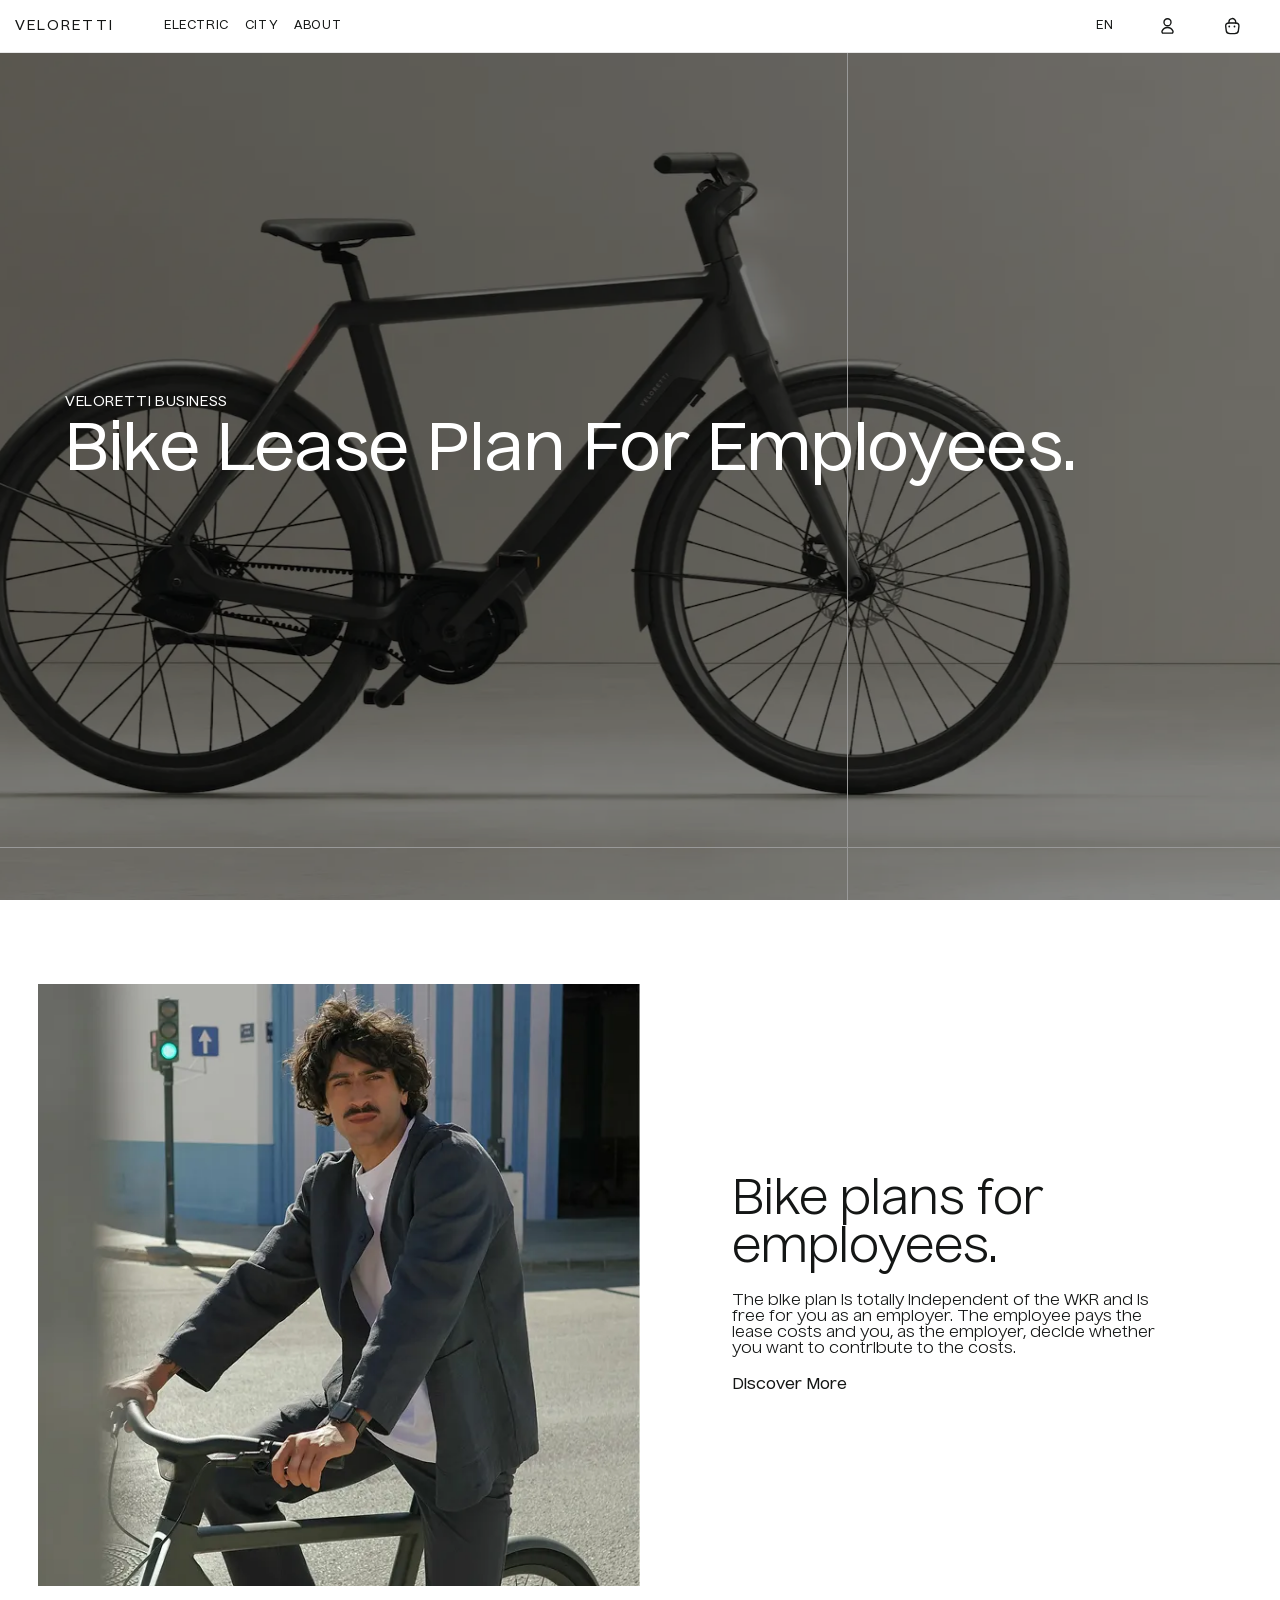
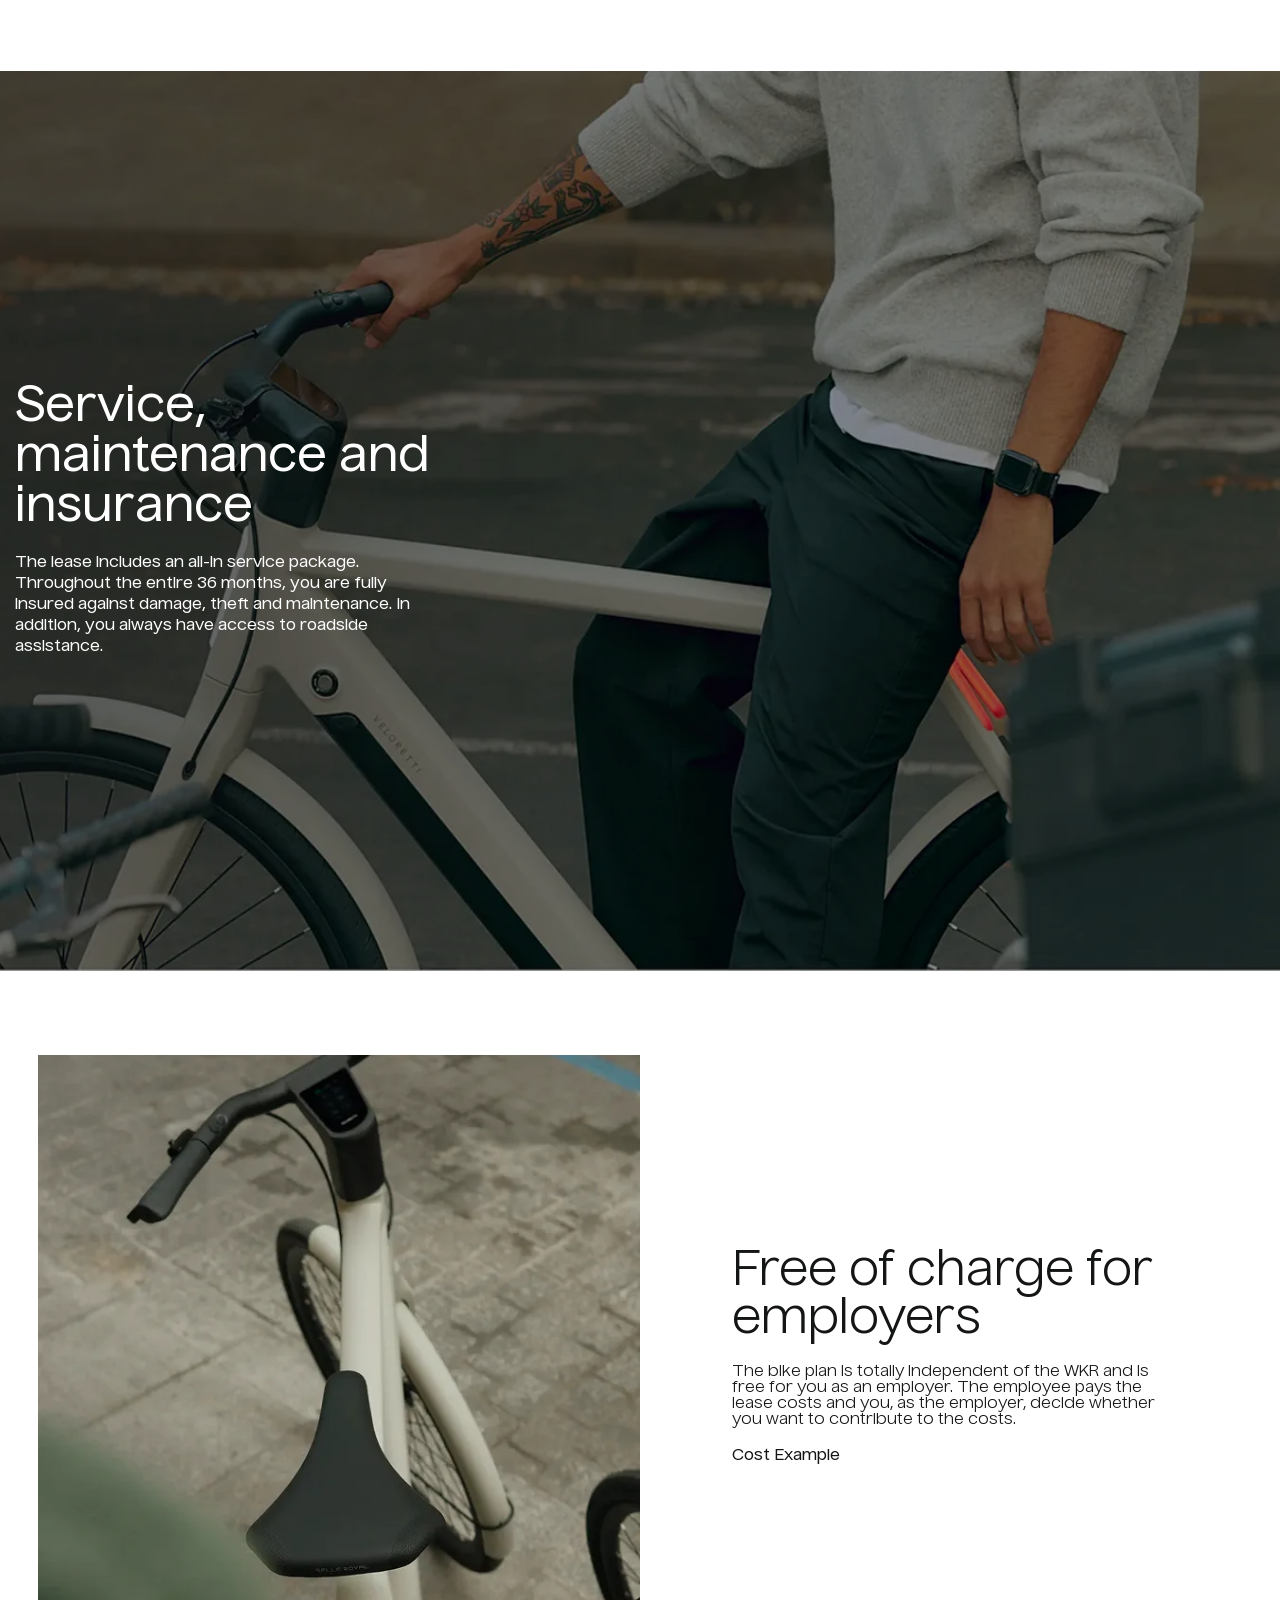
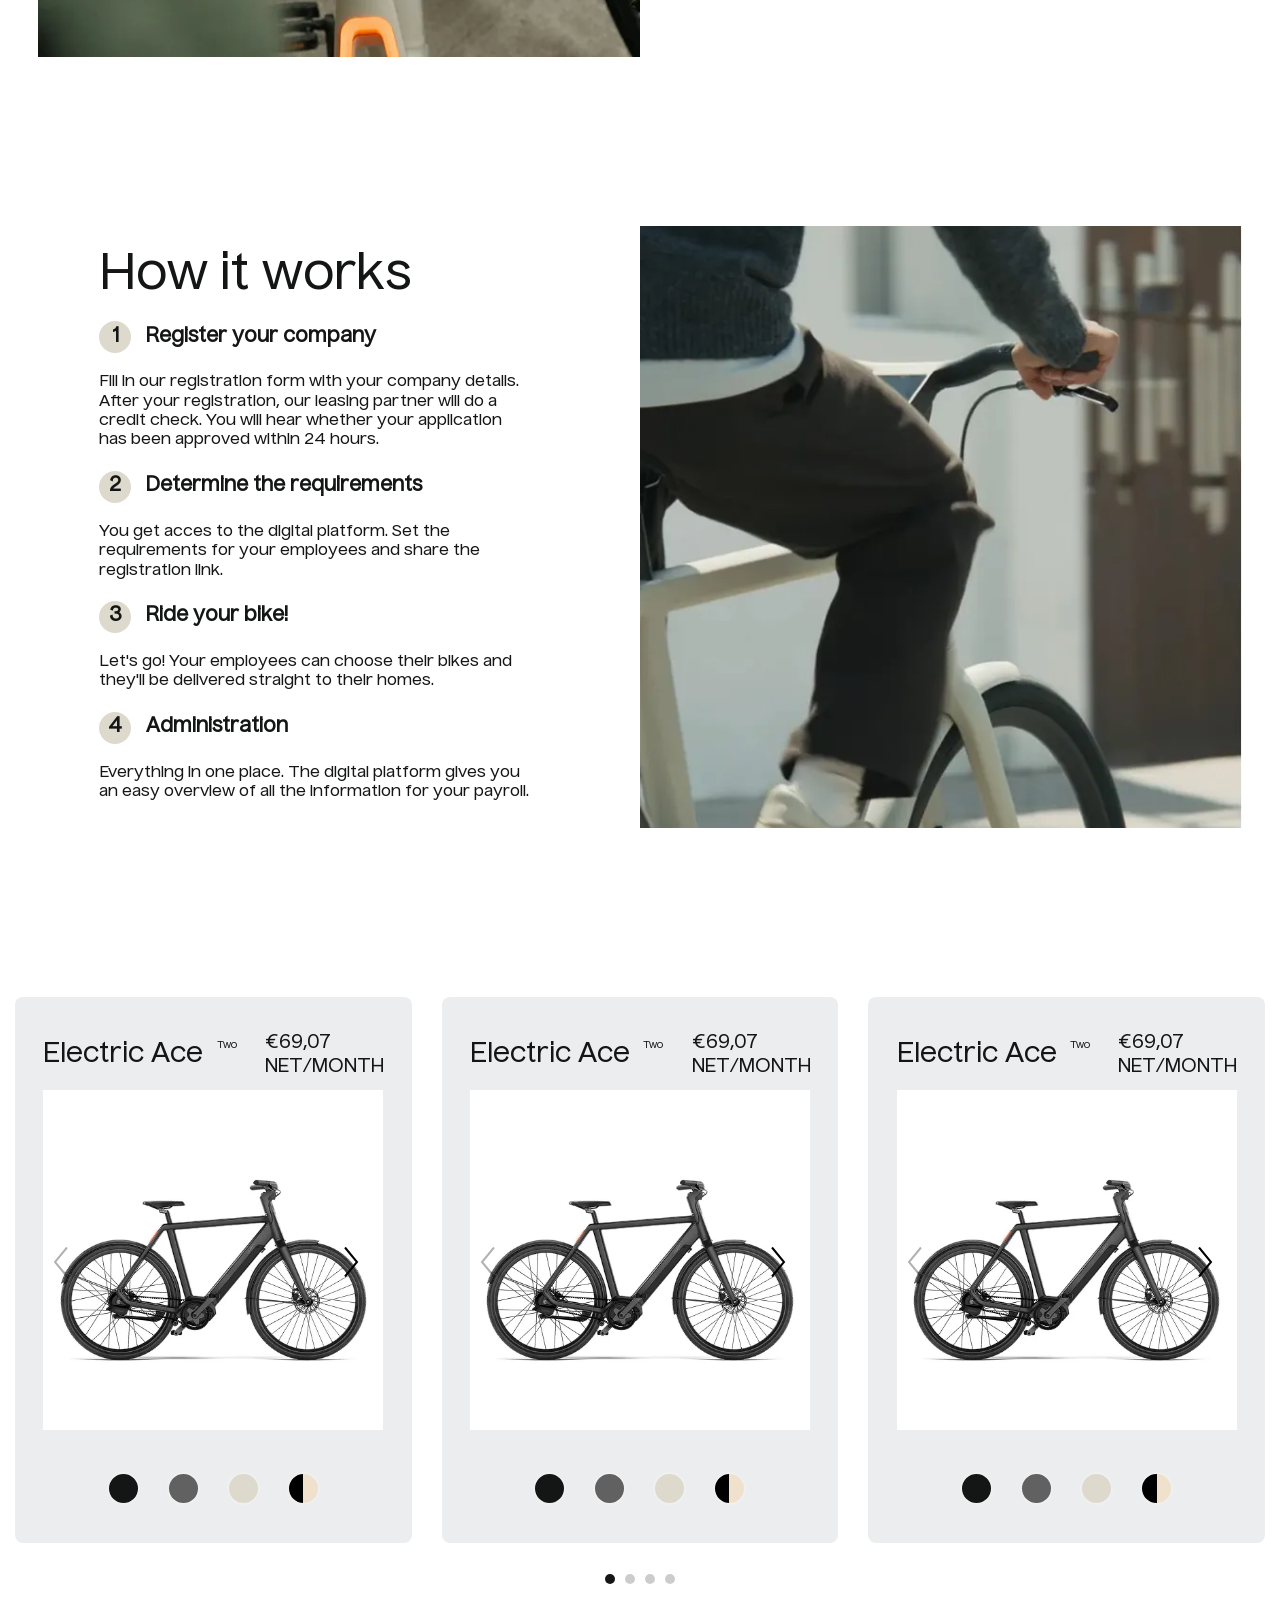
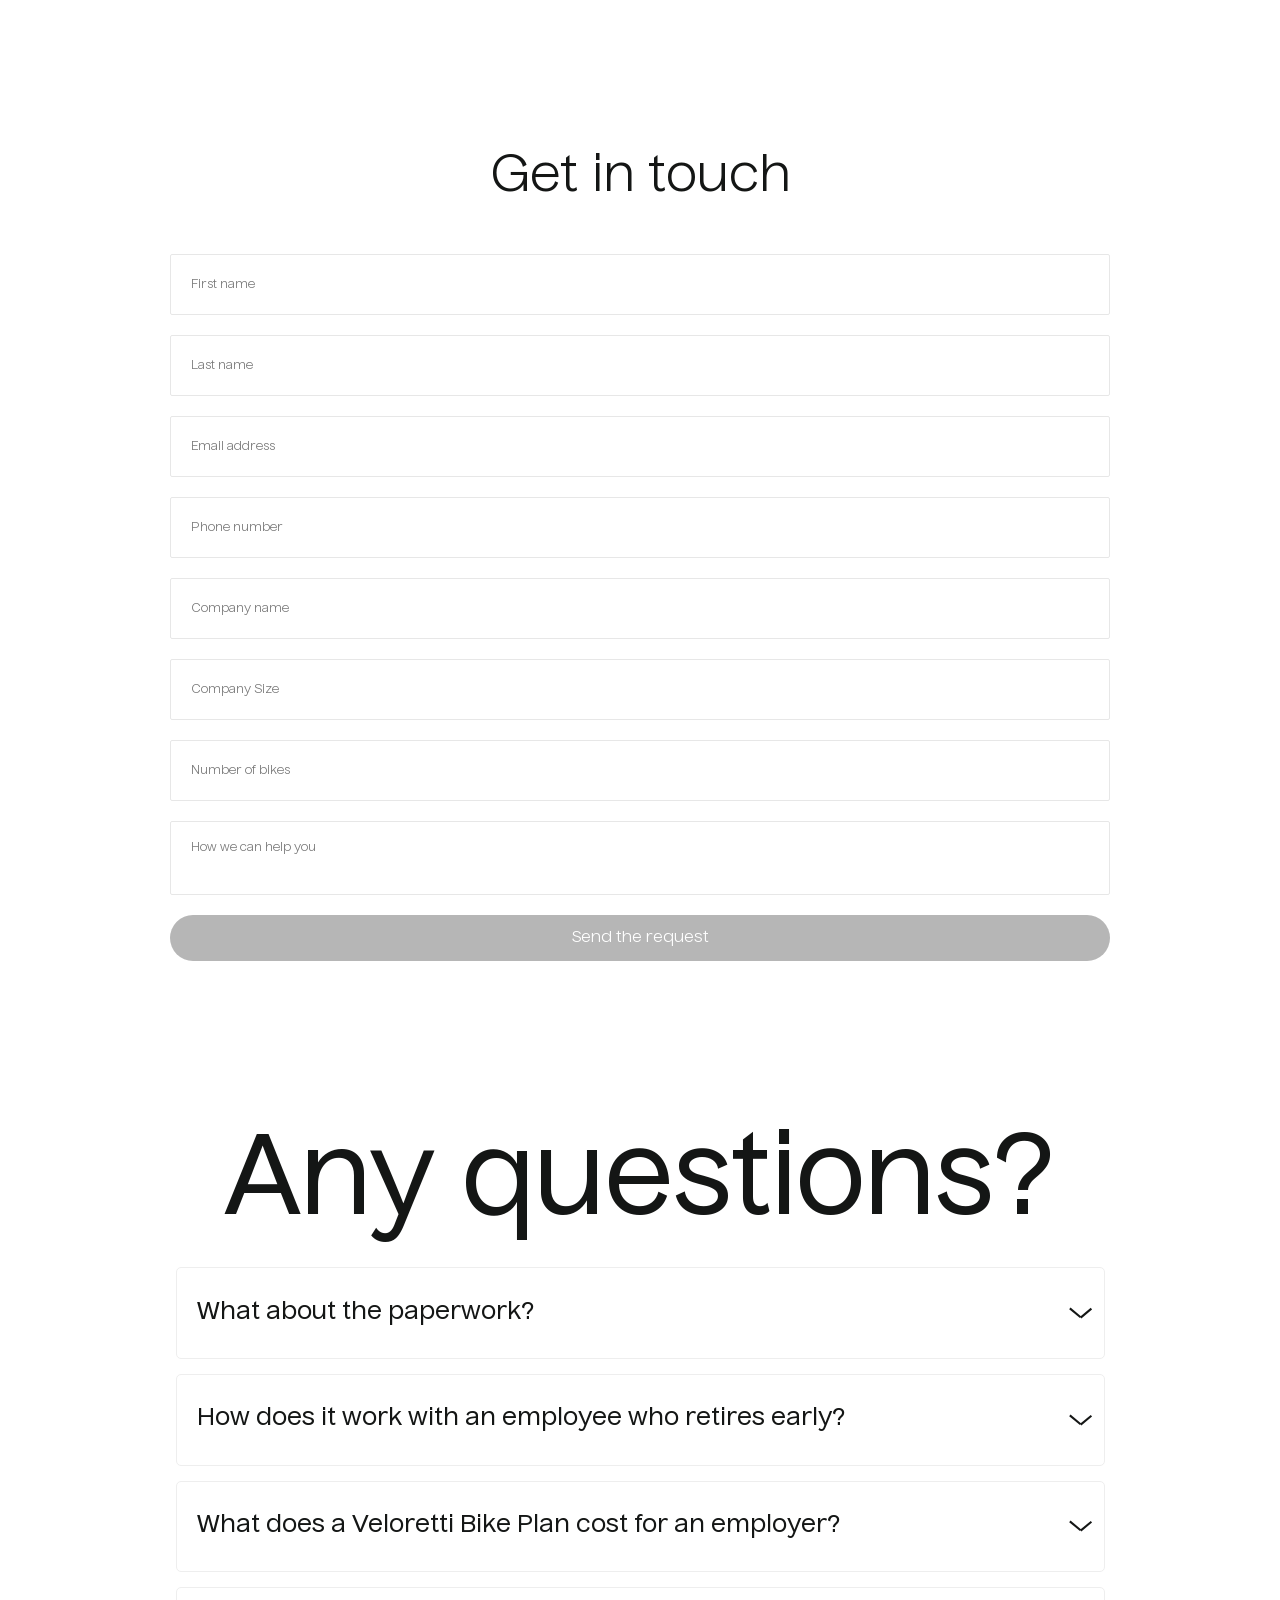
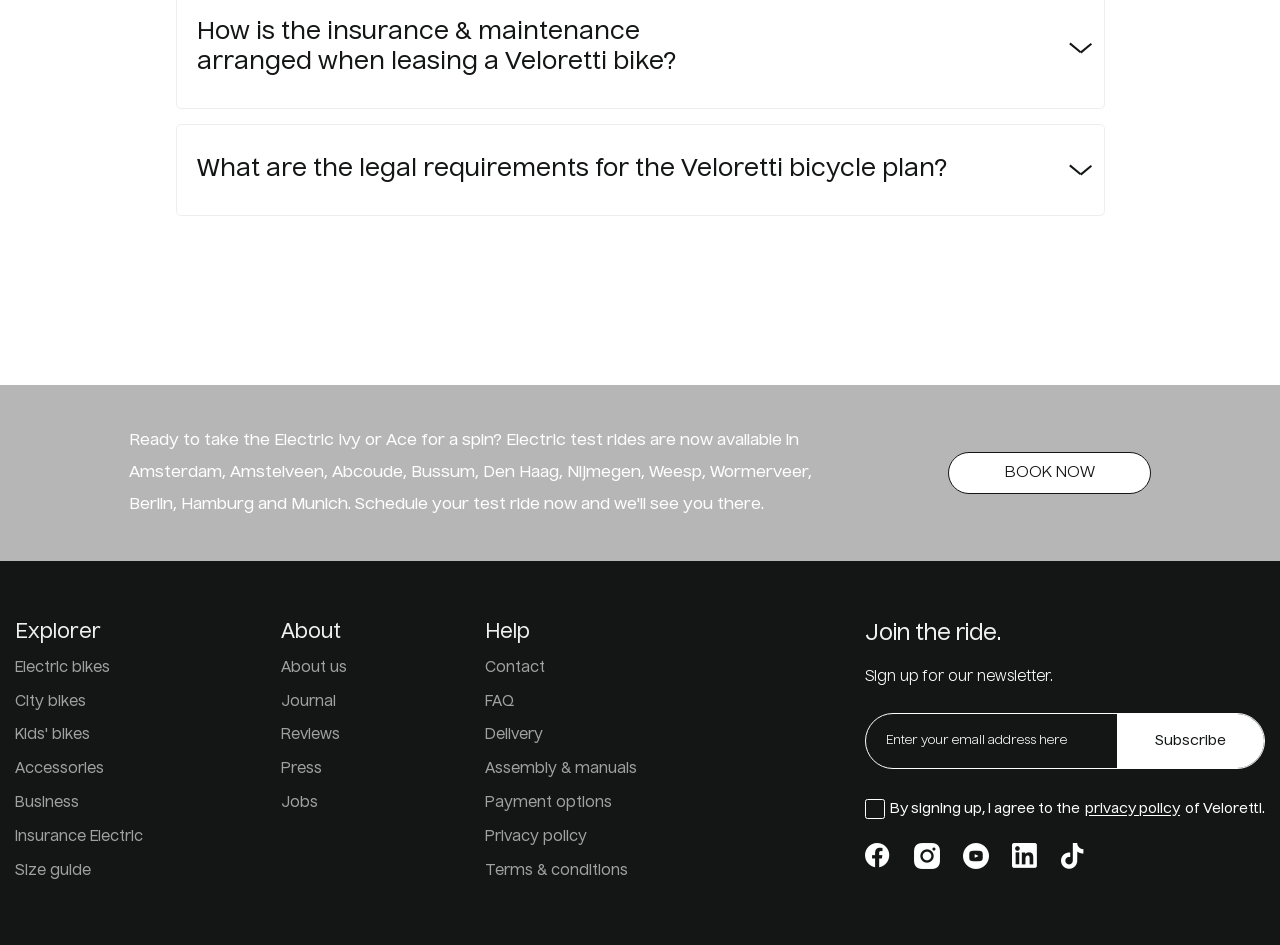
<file: index.html>
<!doctype html>
<html lang="en" data-fls-lenis="">
	<head>
		<meta charset="UTF-8">
		<meta name="viewport" content="width=device-width, initial-scale=1.0">
		<link rel="preload" href="./assets/fonts/Nuckle-Regular.woff2" as="font" type="font/woff2" crossorigin="anonymous">
		<link rel="preload" href="./assets/fonts/Nuckle-Medium.woff2" as="font" type="font/woff2" crossorigin="anonymous">
		<meta name="keywords" content="veloretti, electric bikes, e-bike, amsterdam, bicycle">
		<meta name="description" content="Veloretti — Amsterdam-designed electric bikes. Discover the iconic Electric Ace Two and Electric Ivy Two, crafted with timeless design and modern technology.">
		<title>Veloretti — Electric Bikes</title>
		<meta name="robots" content="index, follow">
		<meta name="theme-color" content="#141615">
		<meta property="og:type" content="website">
		<meta property="og:site_name" content="Veloretti">
		<meta property="og:locale" content="en_US">
		<meta property="og:title" content="Veloretti — Electric Bikes">
		<meta property="og:description" content="Veloretti — Amsterdam-designed electric bikes. Discover the iconic Electric Ace Two and Electric Ivy Two, crafted with timeless design and modern technology.">
		<meta property="og:image" content="assets/img/home-page/herobg.webp">
		<meta name="twitter:card" content="summary_large_image">
		<meta name="twitter:title" content="Veloretti — Electric Bikes">
		<meta name="twitter:description" content="Veloretti — Amsterdam-designed electric bikes. Discover the iconic Electric Ace Two and Electric Ivy Two, crafted with timeless design and modern technology.">
		<meta name="twitter:image" content="assets/img/home-page/herobg.webp">
		<script type="module" crossorigin="" src="./js/index.min.js?v=1786635911898"></script>
		<link rel="modulepreload" crossorigin="" href="./js/main.min.js?v=1786635911898">
		<link rel="modulepreload" crossorigin="" href="./js/pagination.min.js?v=1786635911898">
		<link rel="stylesheet" crossorigin="" href="./css/main.min.css?v=1786635911898">
		<link rel="stylesheet" crossorigin="" href="./css/index.min.css?v=1786635911898">
		<link rel="stylesheet" crossorigin="" href="./css/hero.min.css?v=1786635911898">
		<link rel="stylesheet" crossorigin="" href="./css/sectionbg.min.css?v=1786635911898">
	</head>
	<body>
		<div class="wrapper">
			<header data-fls-header="" class="header">
				<div class="header__container">
					<a href="index.html" class="header__logo" aria-label="Veloretti">VELORETTI</a>
					<div class="header__menu menu">
						<button type="button" data-fls-menu="" class="menu__icon icon-menu">
							<span></span>
						</button>
						<nav class="menu__body">
							<ul class="menu__list">
								<li class="menu__item">
									<a href="products.html" class="menu__link">Electric</a>
								</li>
								<li class="menu__item">
									<a href="cities.html" class="menu__link">City</a>
								</li>
								<li class="menu__item">
									<a href="about.html" class="menu__link">About</a>
								</li>
							</ul>
						</nav>
					</div>
					<div class="header__actions">
						<div class="header__lang">
							<select class="header__lang-select" aria-label="Language">
								<option value="en" selected>EN</option>
								<option value="ua">UA</option>
							</select>
						</div>
						<button type="button" class="header__icon" aria-label="Account">
							<svg width="25" height="25" viewbox="0 0 22 16" fill="none" xmlns="http://www.w3.org/2000/svg" aria-hidden="true">
								<path d="M11 1.15C12.7122 1.15 14.1 2.5378 14.1 4.25C14.1 5.9622 12.7122 7.35 11 7.35C9.2878 7.35 7.9 5.9622 7.9 4.25C7.9 2.5378 9.2878 1.15 11 1.15Z" stroke="currentColor" stroke-width="1.2" stroke-linecap="round" stroke-linejoin="round"></path>
								<path d="M11 8.85C13.1 8.85 14.9 10.15 15.8 12.05C16.1 12.65 15.6 13.85 15 13.85L7 13.85C6.4 13.85 5.9 12.65 6.2 12.05C7.1 10.15 8.9 8.85 11 8.85Z" stroke="currentColor" stroke-width="1.2" stroke-linecap="round" stroke-linejoin="round"></path>
							</svg>
						</button>
						<button type="button" class="header__icon" aria-label="Cart">
							<svg width="25" height="25" viewbox="0 0 22 16" fill="none" xmlns="http://www.w3.org/2000/svg" aria-hidden="true">
								<path d="M7.83447 4.77447V4.1278C7.83447 2.6278 9.04141 1.15447 10.5418 1.01447C12.3289 0.841136 13.8358 2.2478 13.8358 4.00114V4.92114" stroke="currentColor" stroke-width="1.2" stroke-miterlimit="10" stroke-linecap="round" stroke-linejoin="round"></path>
								<path d="M8.83474 14.2542H12.8356C15.5162 14.2542 15.9963 13.1809 16.1364 11.8742L16.6365 7.87424C16.8165 6.24756 16.3498 4.9209 13.5025 4.9209H8.16793C5.32061 4.9209 4.85384 6.24756 5.03388 7.87424L5.53399 11.8742C5.67402 13.1809 6.15413 14.2542 8.83474 14.2542Z" stroke="currentColor" stroke-width="1.2" stroke-miterlimit="10" stroke-linecap="round" stroke-linejoin="round"></path>
								<path d="M12.7476 8.00049H12.7536" stroke="currentColor" stroke-width="1.6" stroke-linecap="round" stroke-linejoin="round"></path>
								<path d="M8.12402 8.00049H8.13002" stroke="currentColor" stroke-width="1.6" stroke-linecap="round" stroke-linejoin="round"></path>
							</svg>
						</button>
					</div>
				</div>
			</header>
			<main class="page">
				<div data-fls-index="" class="index">
					<section data-fls-hero="" class="hero">
						<div class="hero__container">
							<span class="hero__subtitle" id="hero-subtitle">VELORETTI BUSINESS</span>
							<h1 class="hero__title" id="hero-title">Bike lease plan for employees.</h1>
							<div class="hero__text">
								<p></p>
							</div>
						</div>
						<div class="herobg hero__bg" aria-hidden="true">
							<picture>
								<source media="(max-width: 600px)" srcset="./assets/img/home-page/herobg-600.webp" type="image/webp">
								<source media="(max-width: 1200px)" srcset="./assets/img/home-page/herobg-1200.webp" type="image/webp">
								<img alt="" src="./assets/img/home-page/herobg.webp">
							</picture>
						</div>
					</section>
					<section class="home-page__employers split">
						<div data-fls-split="" data-fls-watcher="" data-fls-watcher-once="" data-fls-watcher-threshold="0.3" class="split__wrapper">
							<div class="split__picture">
								<picture>
									<source media="(max-width: 600px)" srcset="./assets/img/home-page/home01-600.webp" type="image/webp">
									<img alt="" src="./assets/img/home-page/home01.webp">
								</picture>
							</div>
							<div class="split__content content-split">
								<h2 class="content-split__title">Bike plans for employees.</h2>
								<div class="content-split__text">
									<p>
										The bike plan is totally independent of the WKR and is free for you as an employer. The employee pays the lease costs and you, as the employer, decide whether you want to contribute to the costs.
									</p>
								</div>
								<a href="product.html" class="content-split__link">Discover more</a>
							</div>
						</div>
					</section>
					<section data-fls-sectionbg="" data-fls-watcher="" data-fls-watcher-once="" data-fls-watcher-threshold="0.3" class="sectionbg home-page__service-sectionbg">
						<div class="sectionbg__container">
							<div class="sectionbg__content">
								<h2 class="sectionbg__title">Service, maintenance and insurance</h2>
								<div class="sectionbg__text">
									<p>
										The lease includes an all-in service package. Throughout the entire 36 months, you are fully insured against damage, theft and maintenance. In addition, you always have access to roadside assistance.
									</p>
								</div>
							</div>
						</div>
						<div class="sectionbg__bg" aria-hidden="true">
							<picture>
								<source media="(max-width: 600px)" srcset="./assets/img/home-page/homebg-600.webp" type="image/webp">
								<source media="(max-width: 1200px)" srcset="./assets/img/home-page/homebg-1200.webp" type="image/webp">
								<img alt="" src="./assets/img/home-page/homebg.webp">
							</picture>
						</div>
					</section>
					<section class="home-page__employers split">
						<div data-fls-split="" data-fls-watcher="" data-fls-watcher-once="" data-fls-watcher-threshold="0.3" class="split__wrapper">
							<div class="split__picture">
								<picture>
									<source media="(max-width: 600px)" srcset="./assets/img/home-page/home02-600.webp" type="image/webp">
									<img alt="" src="./assets/img/home-page/home02.webp">
								</picture>
							</div>
							<div class="split__content content-split">
								<h2 class="content-split__title">Free of charge for employers</h2>
								<div class="content-split__text">
									<p>
										The bike plan is totally independent of the WKR and is free for you as an employer. The employee pays the lease costs and you, as the employer, decide whether you want to contribute to the costs.
									</p>
								</div>
								<a href="products.html" class="content-split__link">Cost example</a>
							</div>
						</div>
					</section>
					<section data-fls-watcher="" data-fls-watcher-once="" data-fls-watcher-threshold="0.3" class="home-page__works works">
						<div class="works__wrapper">
							<div class="works__content content-works" role="list">
								<h2 class="content-works__title">How it works</h2>
								<div class="content-works__item item-works" role="listitem">
									<h3 class="item-works__title">Register your company</h3>
									<div class="item-works__text">
										<p>
											Fill in our registration form with your company details. After your
							registration, our leasing partner will do a credit check. You will hear whether
							your application has been approved within 24 hours.
										</p>
									</div>
								</div>
								<div class="content-works__item item-works" role="listitem">
									<h3 class="item-works__title">Determine the requirements</h3>
									<div class="item-works__text">
										<p>
											You get acces to the digital platform. Set the requirements for your employees
							and share the registration link.
										</p>
									</div>
								</div>
								<div class="content-works__item item-works" role="listitem">
									<h3 class="item-works__title">Ride your bike!</h3>
									<div class="item-works__text">
										<p>
											Let's go! Your employees can choose their bikes and they'll be delivered
							straight to their homes.
										</p>
									</div>
								</div>
								<div class="content-works__item item-works" role="listitem">
									<h3 class="item-works__title">Administration</h3>
									<div class="item-works__text">
										<p>
											Everything in one place. The digital platform gives you an easy overview of all
							the information for your payroll.
										</p>
									</div>
								</div>
							</div>
							<div class="works__picture" aria-hidden="true">
								<picture>
									<source media="(max-width: 600px)" srcset="./assets/img/home-page/home03-600.webp" type="image/webp">
									<img class="works__image" alt="" src="./assets/img/home-page/home03.webp">
								</picture>
							</div>
						</div>
					</section>
					<section data-fls-slider-section="" data-fls-watcher="" data-fls-watcher-once="" class="home-page__featured featured" aria-label="Featured products">
						<div class="featured__wrapper swiper-wrapper">
							<div class="featured__card swiper-slide">
								<div class="featured__header">
									<div class="featured__title-group">
										<h2 class="featured__title">Electric Ace</h2>
										<span class="featured__subtitle">Two</span>
									</div>
									<div class="featured__price">€69,07 NET/MONTH</div>
								</div>
								<div data-fls-slider-featured="" class="featured__slider swiper">
									<div class="featured__swiper-wrapper swiper-wrapper">
										<div class="featured__slide swiper-slide">
											<a href="product.html" class="featured__link-image">
												<picture>
													<img alt="Electric Ace" src="./assets/img/home-page/home-slider01.webp">
												</picture>
											</a>
										</div>
										<div class="featured__slide swiper-slide">
											<a href="product.html" class="featured__link-image">
												<picture>
													<img alt="Electric Ace" src="./assets/img/home-page/home-slider01.webp">
												</picture>
											</a>
										</div>
										<div class="featured__slide swiper-slide">
											<a href="product.html" class="featured__link-image">
												<picture>
													<img alt="Electric Ace" src="./assets/img/home-page/home-slider01.webp">
												</picture>
											</a>
										</div>
									</div>
									<button type="button" class="featured__arrow featured__arrow--prev swiper-button-prev" aria-label="Previous">
										<svg width="15" height="31" viewbox="0 0 15 31" fill="none" xmlns="http://www.w3.org/2000/svg" aria-hidden="true">
											<path d="M14 1L2 15.5L14 30" stroke="black" stroke-width="2"></path>
										</svg>
									</button>
									<button type="button" class="featured__arrow featured__arrow--next swiper-button-next" aria-label="Next">
										<svg width="29" height="31" viewbox="0 0 29 31" fill="none" xmlns="http://www.w3.org/2000/svg" aria-hidden="true">
											<path d="M1 1L13 15.5L1 30" stroke="black" stroke-width="2"></path>
										</svg>
									</button>
								</div>
								<div class="featured__colors">
									<div class="featured__color">
										<input type="radio" name="featured-color-1" id="fc1-black" class="featured__color-input" checked>
										<label for="fc1-black" class="featured__color-label featured__color-label--black" title="Black"></label>
									</div>
									<div class="featured__color">
										<input type="radio" name="featured-color-1" id="fc1-gray" class="featured__color-input">
										<label for="fc1-gray" class="featured__color-label featured__color-label--gray" title="Heavy Metal"></label>
									</div>
									<div class="featured__color">
										<input type="radio" name="featured-color-1" id="fc1-beige" class="featured__color-input">
										<label for="fc1-beige" class="featured__color-label featured__color-label--beige" title="Moon Mist"></label>
									</div>
									<div class="featured__color">
										<input type="radio" name="featured-color-1" id="fc1-split" class="featured__color-input">
										<label for="fc1-split" class="featured__color-label featured__color-label--split" title="Black / Parchment"></label>
									</div>
								</div>
							</div>
							<div class="featured__card swiper-slide">
								<div class="featured__header">
									<div class="featured__title-group">
										<h2 class="featured__title">Electric Ace</h2>
										<span class="featured__subtitle">Two</span>
									</div>
									<div class="featured__price">€69,07 NET/MONTH</div>
								</div>
								<div data-fls-slider-featured="" class="featured__slider swiper">
									<div class="featured__swiper-wrapper swiper-wrapper">
										<div class="featured__slide swiper-slide">
											<a href="product.html" class="featured__link-image">
												<picture>
													<img alt="Electric Ace" src="./assets/img/home-page/home-slider01.webp">
												</picture>
											</a>
										</div>
										<div class="featured__slide swiper-slide">
											<a href="product.html" class="featured__link-image">
												<picture>
													<img alt="Electric Ace" src="./assets/img/home-page/home-slider01.webp">
												</picture>
											</a>
										</div>
										<div class="featured__slide swiper-slide">
											<a href="product.html" class="featured__link-image">
												<picture>
													<img alt="Electric Ace" src="./assets/img/home-page/home-slider01.webp">
												</picture>
											</a>
										</div>
									</div>
									<button type="button" class="featured__arrow featured__arrow--prev swiper-button-prev" aria-label="Previous">
										<svg width="15" height="31" viewbox="0 0 15 31" fill="none" xmlns="http://www.w3.org/2000/svg" aria-hidden="true">
											<path d="M14 1L2 15.5L14 30" stroke="black" stroke-width="2"></path>
										</svg>
									</button>
									<button type="button" class="featured__arrow featured__arrow--next swiper-button-next" aria-label="Next">
										<svg width="29" height="31" viewbox="0 0 29 31" fill="none" xmlns="http://www.w3.org/2000/svg" aria-hidden="true">
											<path d="M1 1L13 15.5L1 30" stroke="black" stroke-width="2"></path>
										</svg>
									</button>
								</div>
								<div class="featured__colors">
									<div class="featured__color">
										<input type="radio" name="featured-color-1" id="fc1-black" class="featured__color-input" checked>
										<label for="fc1-black" class="featured__color-label featured__color-label--black" title="Black"></label>
									</div>
									<div class="featured__color">
										<input type="radio" name="featured-color-1" id="fc1-gray" class="featured__color-input">
										<label for="fc1-gray" class="featured__color-label featured__color-label--gray" title="Heavy Metal"></label>
									</div>
									<div class="featured__color">
										<input type="radio" name="featured-color-1" id="fc1-beige" class="featured__color-input">
										<label for="fc1-beige" class="featured__color-label featured__color-label--beige" title="Moon Mist"></label>
									</div>
									<div class="featured__color">
										<input type="radio" name="featured-color-1" id="fc1-split" class="featured__color-input">
										<label for="fc1-split" class="featured__color-label featured__color-label--split" title="Black / Parchment"></label>
									</div>
								</div>
							</div>
							<div class="featured__card swiper-slide">
								<div class="featured__header">
									<div class="featured__title-group">
										<h2 class="featured__title">Electric Ace</h2>
										<span class="featured__subtitle">Two</span>
									</div>
									<div class="featured__price">€69,07 NET/MONTH</div>
								</div>
								<div data-fls-slider-featured="" class="featured__slider swiper">
									<div class="featured__swiper-wrapper swiper-wrapper">
										<div class="featured__slide swiper-slide">
											<a href="product.html" class="featured__link-image">
												<picture>
													<img alt="Electric Ace" src="./assets/img/home-page/home-slider01.webp">
												</picture>
											</a>
										</div>
										<div class="featured__slide swiper-slide">
											<a href="product.html" class="featured__link-image">
												<picture>
													<img alt="Electric Ace" src="./assets/img/home-page/home-slider01.webp">
												</picture>
											</a>
										</div>
										<div class="featured__slide swiper-slide">
											<a href="product.html" class="featured__link-image">
												<picture>
													<img alt="Electric Ace" src="./assets/img/home-page/home-slider01.webp">
												</picture>
											</a>
										</div>
									</div>
									<button type="button" class="featured__arrow featured__arrow--prev swiper-button-prev" aria-label="Previous">
										<svg width="15" height="31" viewbox="0 0 15 31" fill="none" xmlns="http://www.w3.org/2000/svg" aria-hidden="true">
											<path d="M14 1L2 15.5L14 30" stroke="black" stroke-width="2"></path>
										</svg>
									</button>
									<button type="button" class="featured__arrow featured__arrow--next swiper-button-next" aria-label="Next">
										<svg width="29" height="31" viewbox="0 0 29 31" fill="none" xmlns="http://www.w3.org/2000/svg" aria-hidden="true">
											<path d="M1 1L13 15.5L1 30" stroke="black" stroke-width="2"></path>
										</svg>
									</button>
								</div>
								<div class="featured__colors">
									<div class="featured__color">
										<input type="radio" name="featured-color-1" id="fc1-black" class="featured__color-input" checked>
										<label for="fc1-black" class="featured__color-label featured__color-label--black" title="Black"></label>
									</div>
									<div class="featured__color">
										<input type="radio" name="featured-color-1" id="fc1-gray" class="featured__color-input">
										<label for="fc1-gray" class="featured__color-label featured__color-label--gray" title="Heavy Metal"></label>
									</div>
									<div class="featured__color">
										<input type="radio" name="featured-color-1" id="fc1-beige" class="featured__color-input">
										<label for="fc1-beige" class="featured__color-label featured__color-label--beige" title="Moon Mist"></label>
									</div>
									<div class="featured__color">
										<input type="radio" name="featured-color-1" id="fc1-split" class="featured__color-input">
										<label for="fc1-split" class="featured__color-label featured__color-label--split" title="Black / Parchment"></label>
									</div>
								</div>
							</div>
							<div class="featured__card swiper-slide">
								<div class="featured__header">
									<div class="featured__title-group">
										<h2 class="featured__title">Electric Ace</h2>
										<span class="featured__subtitle">Two</span>
									</div>
									<div class="featured__price">€69,07 NET/MONTH</div>
								</div>
								<div data-fls-slider-featured="" class="featured__slider swiper">
									<div class="featured__swiper-wrapper swiper-wrapper">
										<div class="featured__slide swiper-slide">
											<a href="product.html" class="featured__link-image">
												<picture>
													<img alt="Electric Ace" src="./assets/img/home-page/home-slider01.webp">
												</picture>
											</a>
										</div>
										<div class="featured__slide swiper-slide">
											<a href="product.html" class="featured__link-image">
												<picture>
													<img alt="Electric Ace" src="./assets/img/home-page/home-slider01.webp">
												</picture>
											</a>
										</div>
										<div class="featured__slide swiper-slide">
											<a href="product.html" class="featured__link-image">
												<picture>
													<img alt="Electric Ace" src="./assets/img/home-page/home-slider01.webp">
												</picture>
											</a>
										</div>
									</div>
									<button type="button" class="featured__arrow featured__arrow--prev swiper-button-prev" aria-label="Previous">
										<svg width="15" height="31" viewbox="0 0 15 31" fill="none" xmlns="http://www.w3.org/2000/svg" aria-hidden="true">
											<path d="M14 1L2 15.5L14 30" stroke="black" stroke-width="2"></path>
										</svg>
									</button>
									<button type="button" class="featured__arrow featured__arrow--next swiper-button-next" aria-label="Next">
										<svg width="29" height="31" viewbox="0 0 29 31" fill="none" xmlns="http://www.w3.org/2000/svg" aria-hidden="true">
											<path d="M1 1L13 15.5L1 30" stroke="black" stroke-width="2"></path>
										</svg>
									</button>
								</div>
								<div class="featured__colors">
									<div class="featured__color">
										<input type="radio" name="featured-color-1" id="fc1-black" class="featured__color-input" checked>
										<label for="fc1-black" class="featured__color-label featured__color-label--black" title="Black"></label>
									</div>
									<div class="featured__color">
										<input type="radio" name="featured-color-1" id="fc1-gray" class="featured__color-input">
										<label for="fc1-gray" class="featured__color-label featured__color-label--gray" title="Heavy Metal"></label>
									</div>
									<div class="featured__color">
										<input type="radio" name="featured-color-1" id="fc1-beige" class="featured__color-input">
										<label for="fc1-beige" class="featured__color-label featured__color-label--beige" title="Moon Mist"></label>
									</div>
									<div class="featured__color">
										<input type="radio" name="featured-color-1" id="fc1-split" class="featured__color-input">
										<label for="fc1-split" class="featured__color-label featured__color-label--split" title="Black / Parchment"></label>
									</div>
								</div>
							</div>
							<div class="featured__card swiper-slide">
								<div class="featured__header">
									<div class="featured__title-group">
										<h2 class="featured__title">Electric Ace</h2>
										<span class="featured__subtitle">Two</span>
									</div>
									<div class="featured__price">€69,07 NET/MONTH</div>
								</div>
								<div data-fls-slider-featured="" class="featured__slider swiper">
									<div class="featured__swiper-wrapper swiper-wrapper">
										<div class="featured__slide swiper-slide">
											<a href="product.html" class="featured__link-image">
												<picture>
													<img alt="Electric Ace" src="./assets/img/home-page/home-slider01.webp">
												</picture>
											</a>
										</div>
										<div class="featured__slide swiper-slide">
											<a href="product.html" class="featured__link-image">
												<picture>
													<img alt="Electric Ace" src="./assets/img/home-page/home-slider01.webp">
												</picture>
											</a>
										</div>
										<div class="featured__slide swiper-slide">
											<a href="product.html" class="featured__link-image">
												<picture>
													<img alt="Electric Ace" src="./assets/img/home-page/home-slider01.webp">
												</picture>
											</a>
										</div>
									</div>
									<button type="button" class="featured__arrow featured__arrow--prev swiper-button-prev" aria-label="Previous">
										<svg width="15" height="31" viewbox="0 0 15 31" fill="none" xmlns="http://www.w3.org/2000/svg" aria-hidden="true">
											<path d="M14 1L2 15.5L14 30" stroke="black" stroke-width="2"></path>
										</svg>
									</button>
									<button type="button" class="featured__arrow featured__arrow--next swiper-button-next" aria-label="Next">
										<svg width="29" height="31" viewbox="0 0 29 31" fill="none" xmlns="http://www.w3.org/2000/svg" aria-hidden="true">
											<path d="M1 1L13 15.5L1 30" stroke="black" stroke-width="2"></path>
										</svg>
									</button>
								</div>
								<div class="featured__colors">
									<div class="featured__color">
										<input type="radio" name="featured-color-1" id="fc1-black" class="featured__color-input" checked>
										<label for="fc1-black" class="featured__color-label featured__color-label--black" title="Black"></label>
									</div>
									<div class="featured__color">
										<input type="radio" name="featured-color-1" id="fc1-gray" class="featured__color-input">
										<label for="fc1-gray" class="featured__color-label featured__color-label--gray" title="Heavy Metal"></label>
									</div>
									<div class="featured__color">
										<input type="radio" name="featured-color-1" id="fc1-beige" class="featured__color-input">
										<label for="fc1-beige" class="featured__color-label featured__color-label--beige" title="Moon Mist"></label>
									</div>
									<div class="featured__color">
										<input type="radio" name="featured-color-1" id="fc1-split" class="featured__color-input">
										<label for="fc1-split" class="featured__color-label featured__color-label--split" title="Black / Parchment"></label>
									</div>
								</div>
							</div>
							<div class="featured__card swiper-slide">
								<div class="featured__header">
									<div class="featured__title-group">
										<h2 class="featured__title">Electric Ace</h2>
										<span class="featured__subtitle">Two</span>
									</div>
									<div class="featured__price">€69,07 NET/MONTH</div>
								</div>
								<div data-fls-slider-featured="" class="featured__slider swiper">
									<div class="featured__swiper-wrapper swiper-wrapper">
										<div class="featured__slide swiper-slide">
											<a href="product.html" class="featured__link-image">
												<picture>
													<img alt="Electric Ace" src="./assets/img/home-page/home-slider01.webp">
												</picture>
											</a>
										</div>
										<div class="featured__slide swiper-slide">
											<a href="product.html" class="featured__link-image">
												<picture>
													<img alt="Electric Ace" src="./assets/img/home-page/home-slider01.webp">
												</picture>
											</a>
										</div>
										<div class="featured__slide swiper-slide">
											<a href="product.html" class="featured__link-image">
												<picture>
													<img alt="Electric Ace" src="./assets/img/home-page/home-slider01.webp">
												</picture>
											</a>
										</div>
									</div>
									<button type="button" class="featured__arrow featured__arrow--prev swiper-button-prev" aria-label="Previous">
										<svg width="15" height="31" viewbox="0 0 15 31" fill="none" xmlns="http://www.w3.org/2000/svg" aria-hidden="true">
											<path d="M14 1L2 15.5L14 30" stroke="black" stroke-width="2"></path>
										</svg>
									</button>
									<button type="button" class="featured__arrow featured__arrow--next swiper-button-next" aria-label="Next">
										<svg width="29" height="31" viewbox="0 0 29 31" fill="none" xmlns="http://www.w3.org/2000/svg" aria-hidden="true">
											<path d="M1 1L13 15.5L1 30" stroke="black" stroke-width="2"></path>
										</svg>
									</button>
								</div>
								<div class="featured__colors">
									<div class="featured__color">
										<input type="radio" name="featured-color-1" id="fc1-black" class="featured__color-input" checked>
										<label for="fc1-black" class="featured__color-label featured__color-label--black" title="Black"></label>
									</div>
									<div class="featured__color">
										<input type="radio" name="featured-color-1" id="fc1-gray" class="featured__color-input">
										<label for="fc1-gray" class="featured__color-label featured__color-label--gray" title="Heavy Metal"></label>
									</div>
									<div class="featured__color">
										<input type="radio" name="featured-color-1" id="fc1-beige" class="featured__color-input">
										<label for="fc1-beige" class="featured__color-label featured__color-label--beige" title="Moon Mist"></label>
									</div>
									<div class="featured__color">
										<input type="radio" name="featured-color-1" id="fc1-split" class="featured__color-input">
										<label for="fc1-split" class="featured__color-label featured__color-label--split" title="Black / Parchment"></label>
									</div>
								</div>
							</div>
						</div>
						<div class="swiper-pagination"></div>
					</section>
					<section data-fls-watcher="" data-fls-watcher-once="" data-fls-watcher-threshold="0.3" class="home-page__touch touch">
						<div class="touch__container">
							<h2 class="touch__title">Get in touch</h2>
							<form action="#" class="touch__form form-touch">
								<div>
									<input name="user-name" required type="text" aria-label="First name" placeholder="First name" class="form-touch__input">
									<input name="user-last-name" required type="text" aria-label="Last name" placeholder="Last name" class="form-touch__input">
									<input name="user-email" required type="email" aria-label="Email address" placeholder="Email address" class="form-touch__input">
									<input name="user-tel" required type="tel" aria-label="Phone number" placeholder="Phone number" class="form-touch__input">
									<input name="user-company" type="text" aria-label="Company name" placeholder="Company name" class="form-touch__input">
									<input name="user-company-size" type="text" aria-label="Company Size" placeholder="Company Size" class="form-touch__input">
									<input name="user-number-bikes" type="text" aria-label="Number of bikes" placeholder="Number of bikes" class="form-touch__input">
								</div>
								<textarea name="message" class="form-touch__textarea" aria-label="How we can help you" placeholder="How we can help you" id="user-message"></textarea>
								<button type="submit" class="form-touch__button">Send the request</button>
							</form>
						</div>
					</section>
					<section data-fls-watcher="" data-fls-watcher-once="" data-fls-watcher-threshold="0.3" class="home-page__faq faq">
						<div class="faq__container">
							<h2 class="faq__title">Any questions?</h2>
							<div data-fls-spollers="" class="faq__spollers spollers">
								<details class="spollers__item">
									<summary class="spollers__title">What about the paperwork?</summary>
									<div class="spollers__body">
										The bicycle plan is set up so that there will be no administrative work on your
						part as the employer. You can use a free online platform that has been created by
						our leasing partner. This provides you with a simple overview of your business and
						your employees, allowing you to arrange everything. It also simplifies all the
						paperwork. Everything is organised with just a few clicks.
									</div>
								</details>
								<details class="spollers__item">
									<summary class="spollers__title">How does it work with an employee who retires early?</summary>
									<div class="spollers__body">
										The bicycle plan is set up so that there will be no administrative work on your
						part as the employer. You can use a free online platform that has been created by
						our leasing partner. This provides you with a simple overview of your business and
						your employees, allowing you to arrange everything. It also simplifies all the
						paperwork. Everything is organised with just a few clicks.
									</div>
								</details>
								<details class="spollers__item">
									<summary class="spollers__title">What does a Veloretti Bike Plan cost for an employer?</summary>
									<div class="spollers__body">
										The bicycle plan is set up so that there will be no administrative work on your
						part as the employer. You can use a free online platform that has been created by
						our leasing partner. This provides you with a simple overview of your business and
						your employees, allowing you to arrange everything. It also simplifies all the
						paperwork. Everything is organised with just a few clicks.
									</div>
								</details>
								<details class="spollers__item">
									<summary class="spollers__title">How is the insurance & maintenance arranged when leasing a Veloretti bike?</summary>
									<div class="spollers__body">
										The bicycle plan is set up so that there will be no administrative work on your
						part as the employer. You can use a free online platform that has been created by
						our leasing partner. This provides you with a simple overview of your business and
						your employees, allowing you to arrange everything. It also simplifies all the
						paperwork. Everything is organised with just a few clicks.
									</div>
								</details>
								<details class="spollers__item">
									<summary class="spollers__title">What are the legal requirements for the Veloretti bicycle plan?</summary>
									<div class="spollers__body">
										The bicycle plan is set up so that there will be no administrative work on your
						part as the employer. You can use a free online platform that has been created by
						our leasing partner. This provides you with a simple overview of your business and
						your employees, allowing you to arrange everything. It also simplifies all the
						paperwork. Everything is organised with just a few clicks.
									</div>
								</details>
							</div>
						</div>
					</section>
				</div>
			</main>
			<footer data-fls-footer="" class="footer">
				<div class="footer__banner banner-footer">
					<div class="banner-footer__text">
						<p>
							Ready to take the Electric Ivy or Ace for a spin? Electric test rides are now available
				in Amsterdam, Amstelveen, Abcoude, Bussum, Den Haag, Nijmegen, Weesp, Wormerveer,
				Berlin, Hamburg and Munich. Schedule your test ride now and we'll see you there.
						</p>
					</div>
					<a data-fls-button="" href="#" class="button">BOOK NOW</a>
				</div>
				<div class="footer__wrapper">
					<div class="footer__container">
						<div data-fls-spollers-one="" data-fls-spollers="992" class="footer__lists">
							<details class="footer__column column-footer">
								<summary class="column-footer__label">Explorer</summary>
								<ul class="column-footer__list">
									<li class="column-footer__item">
										<a href="#" class="column-footer__link">Electric bikes</a>
									</li>
									<li class="column-footer__item">
										<a href="#" class="column-footer__link">City bikes</a>
									</li>
									<li class="column-footer__item">
										<a href="#" class="column-footer__link">Kids' bikes</a>
									</li>
									<li class="column-footer__item">
										<a href="#" class="column-footer__link">Accessories</a>
									</li>
									<li class="column-footer__item">
										<a href="#" class="column-footer__link">Business</a>
									</li>
									<li class="column-footer__item">
										<a href="#" class="column-footer__link">Insurance Electric</a>
									</li>
									<li class="column-footer__item">
										<a href="#" class="column-footer__link">Size guide</a>
									</li>
								</ul>
							</details>
							<details class="footer__column column-footer">
								<summary class="column-footer__label">About</summary>
								<ul class="column-footer__list">
									<li class="column-footer__item">
										<a href="#" class="column-footer__link">About us</a>
									</li>
									<li class="column-footer__item">
										<a href="#" class="column-footer__link">Journal</a>
									</li>
									<li class="column-footer__item">
										<a href="#" class="column-footer__link">Reviews</a>
									</li>
									<li class="column-footer__item">
										<a href="#" class="column-footer__link">Press</a>
									</li>
									<li class="column-footer__item">
										<a href="#" class="column-footer__link">Jobs</a>
									</li>
								</ul>
							</details>
							<details class="footer__column column-footer">
								<summary class="column-footer__label">Help</summary>
								<ul class="column-footer__list">
									<li class="column-footer__item">
										<a href="#" class="column-footer__link">Contact</a>
									</li>
									<li class="column-footer__item">
										<a href="#" class="column-footer__link">FAQ</a>
									</li>
									<li class="column-footer__item">
										<a href="#" class="column-footer__link">Delivery</a>
									</li>
									<li class="column-footer__item">
										<a href="#" class="column-footer__link">Assembly & manuals</a>
									</li>
									<li class="column-footer__item">
										<a href="#" class="column-footer__link">Payment options</a>
									</li>
									<li class="column-footer__item">
										<a href="#" class="column-footer__link">Privacy policy</a>
									</li>
									<li class="column-footer__item">
										<a href="#" class="column-footer__link">Terms & conditions</a>
									</li>
								</ul>
							</details>
						</div>
						<div class="footer__column column-footer">
							<h2 class="column-footer__label column-footer__label--label-form">Join the ride.</h2>
							<h3 class="column-footer__subtitle">Sign up for our newsletter.</h3>
							<form action="#" class="column-footer__form form">
								<div class="form__inputs">
									<input type="email" required placeholder="Enter your email address here" class="form__input">
									<button type="submit" class="form__button">Subscribe</button>
								</div>
								<div class="form__checkbox-wrapper">
									<label data-fls-checkbox="" class="form__checkbox checkbox">
										<input data-error="Error" class="checkbox__input" type="checkbox" value="1" name="form[]" required>
										<span class="checkbox__text">
											By signing up, I agree to the
											<a href="#" class="checkbox__link">privacy policy</a>
											of Veloretti.
										</span>
									</label>
								</div>
							</form>
							<ul class="column-footer__social social">
								<li class="social__item">
									<a href="#" class="social__link social__link--icon-fb"></a>
								</li>
								<li class="social__item">
									<a href="#" class="social__link social__link--icon-inst"></a>
								</li>
								<li class="social__item">
									<a href="#" class="social__link social__link--icon-ytb"></a>
								</li>
								<li class="social__item">
									<a href="#" class="social__link social__link--icon-inn"></a>
								</li>
								<li class="social__item">
									<a href="#" class="social__link social__link--icon-tik-tok"></a>
								</li>
							</ul>
						</div>
					</div>
				</div>
			</footer>
		</div>
	</body>
</html>
</file>
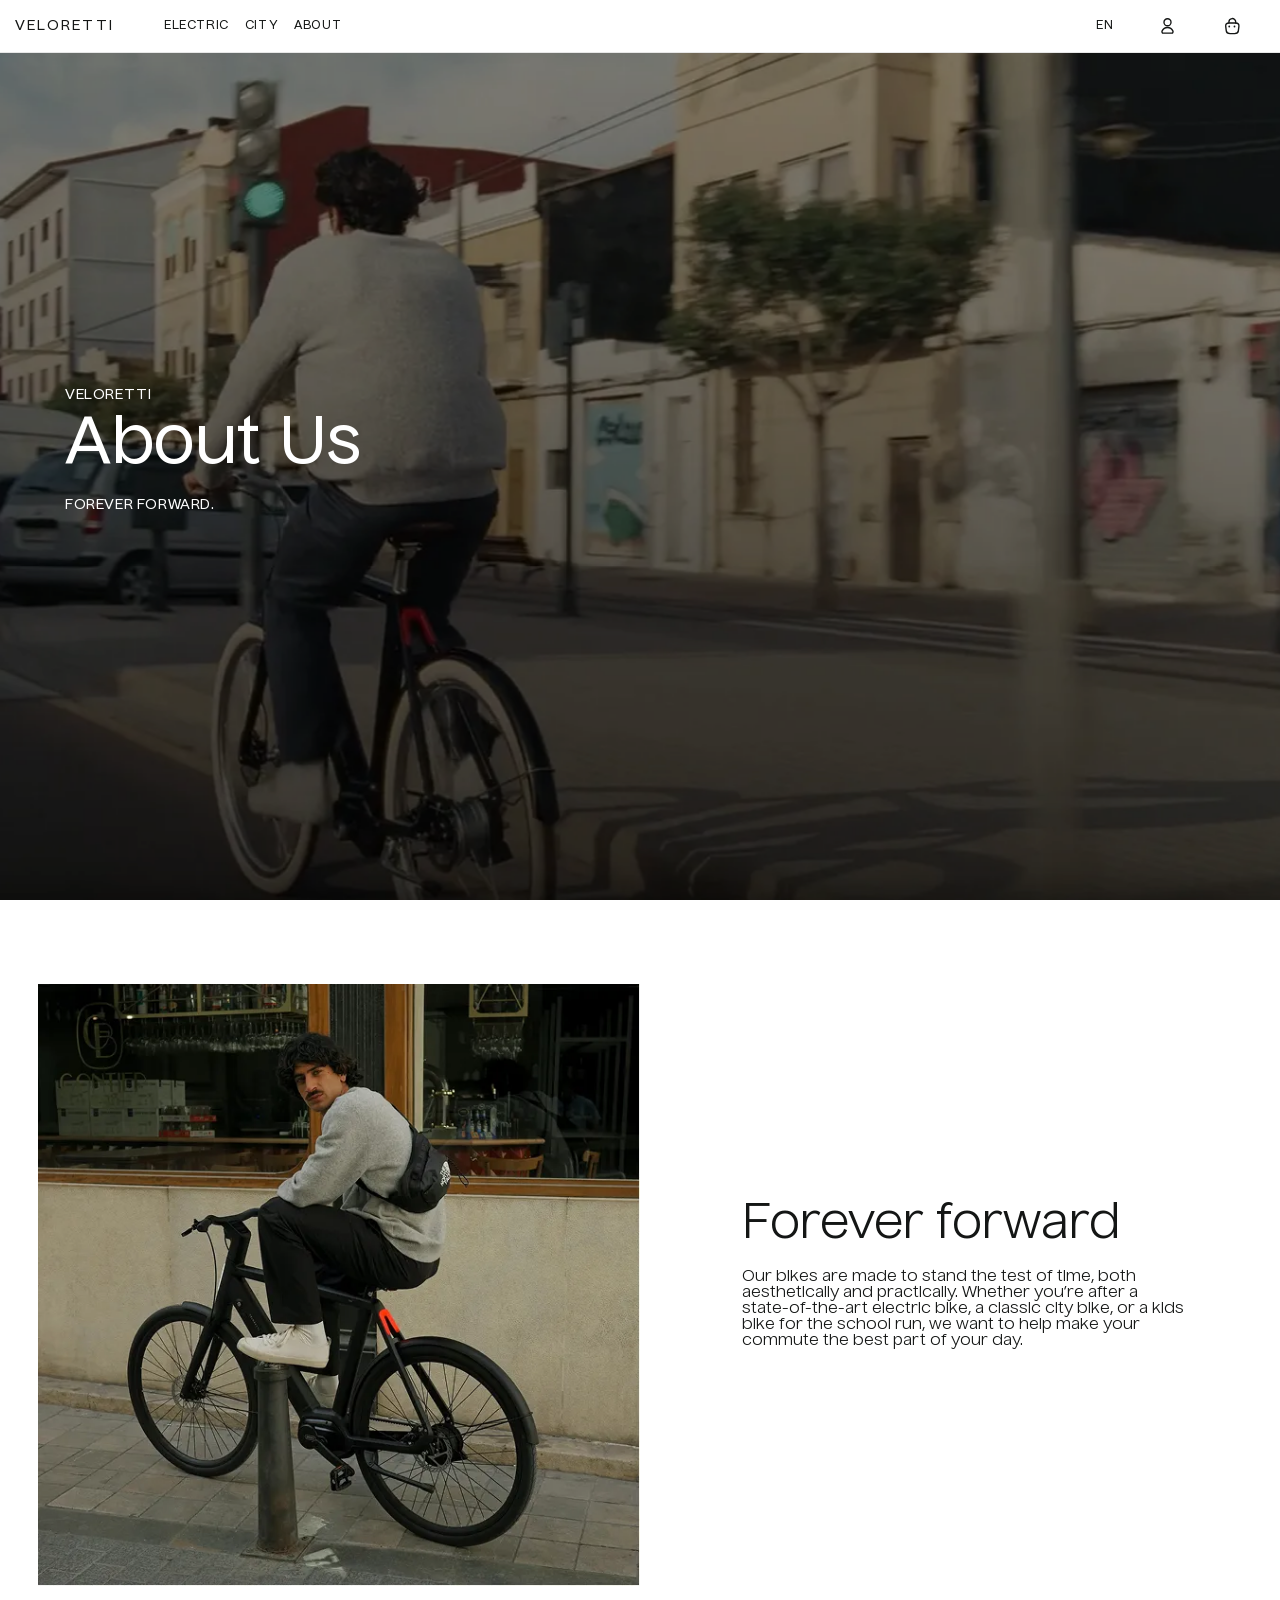
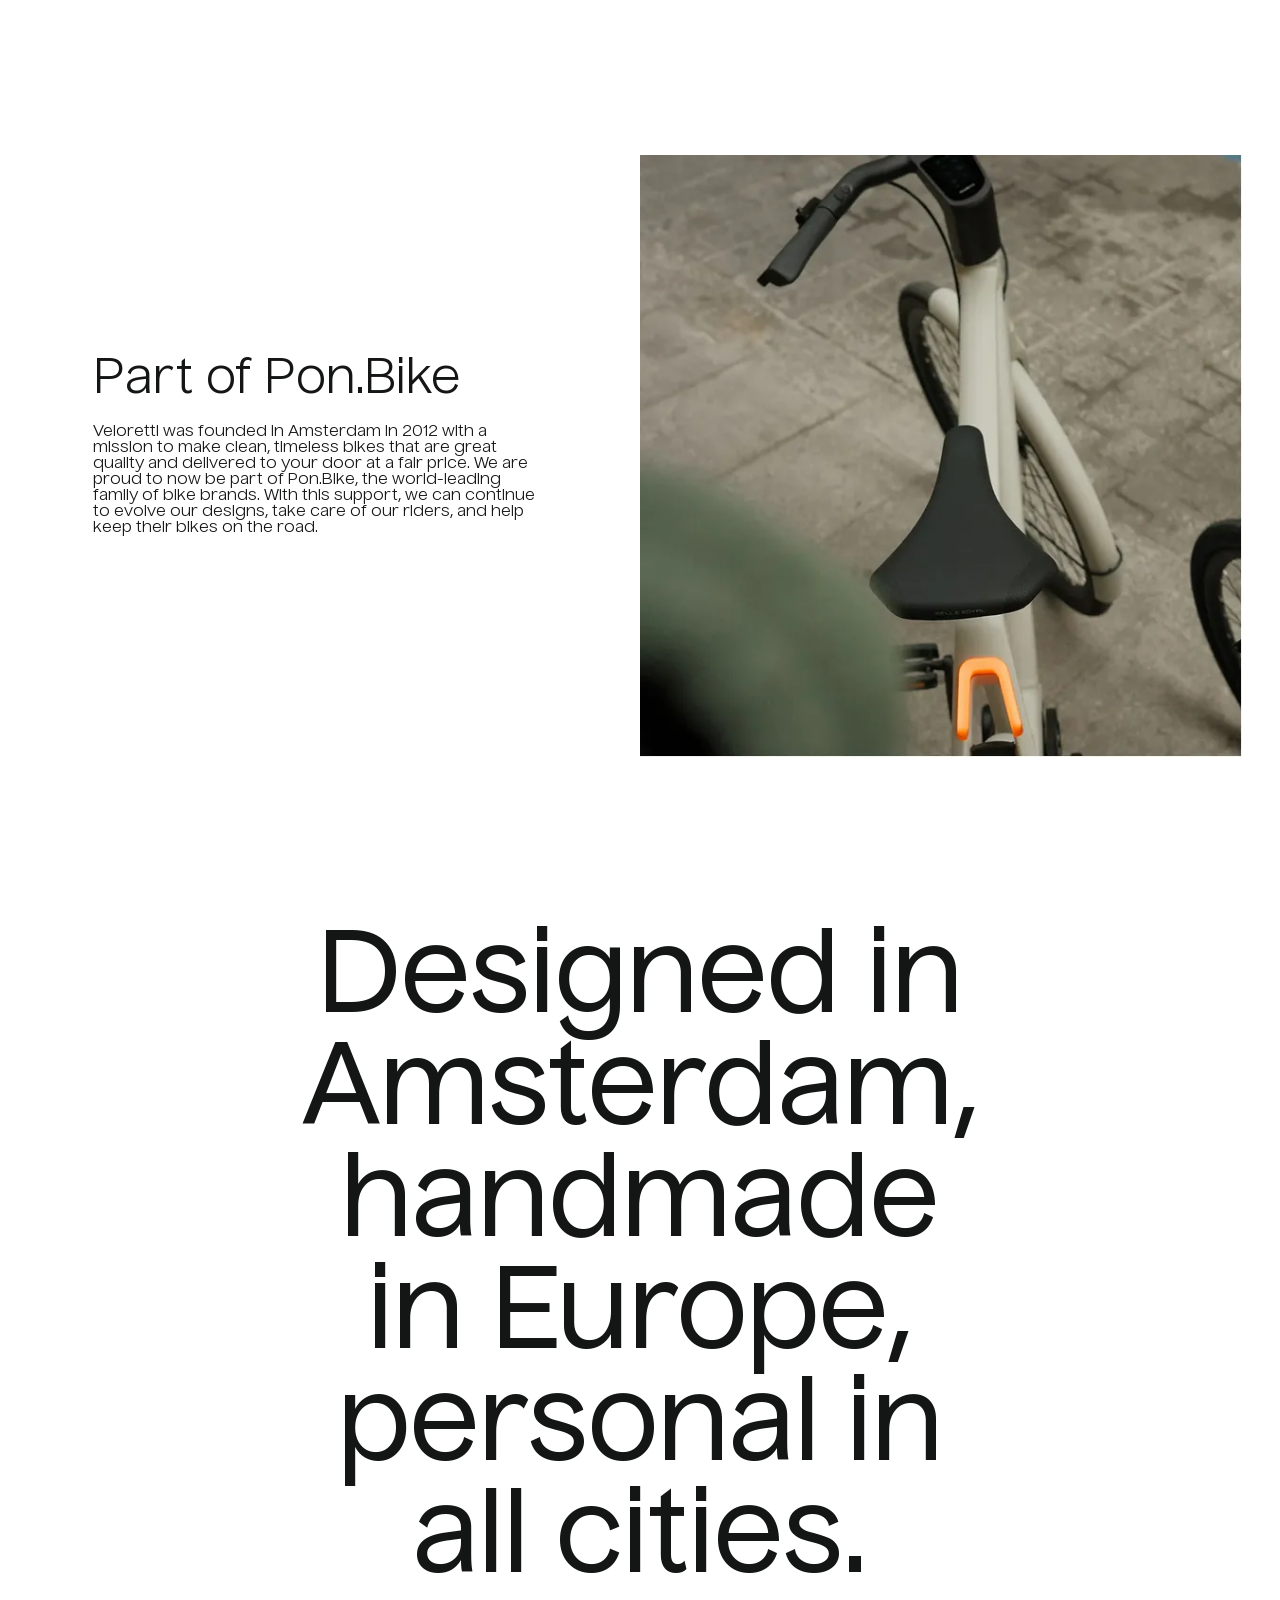
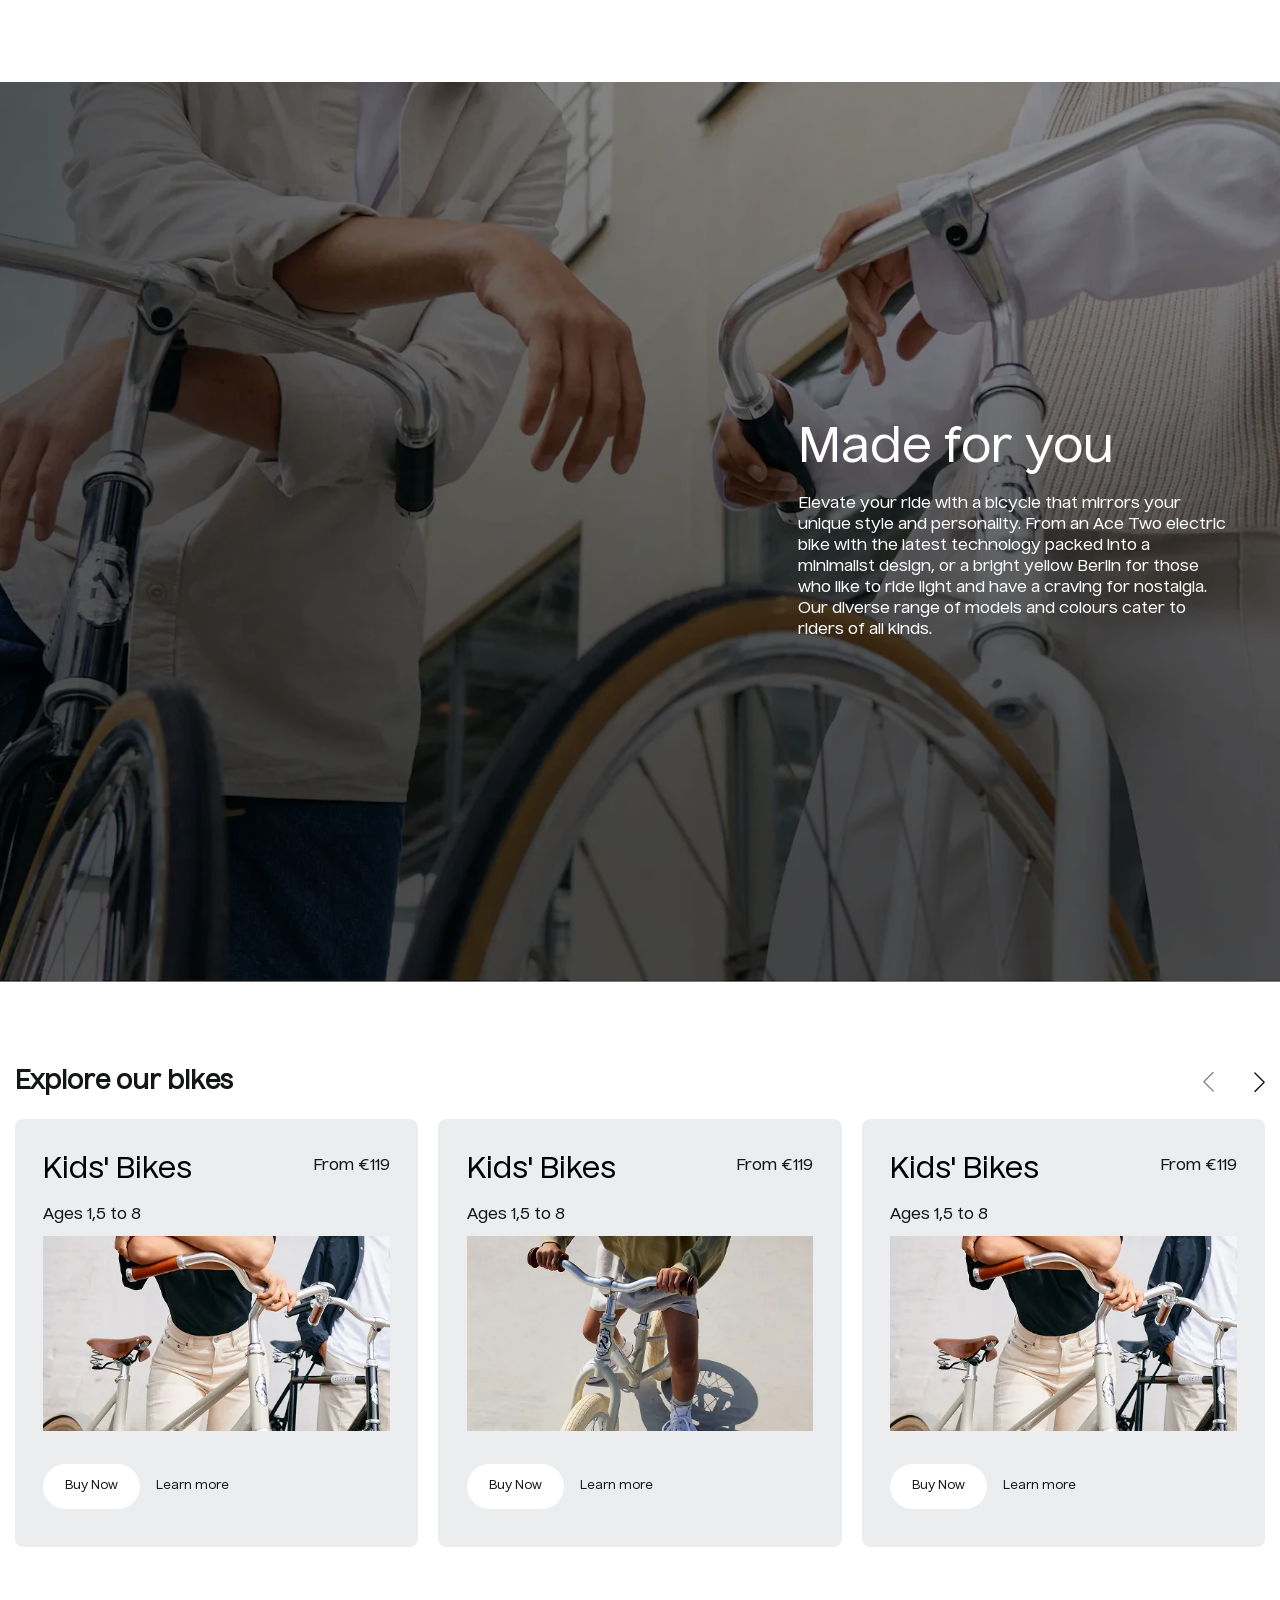
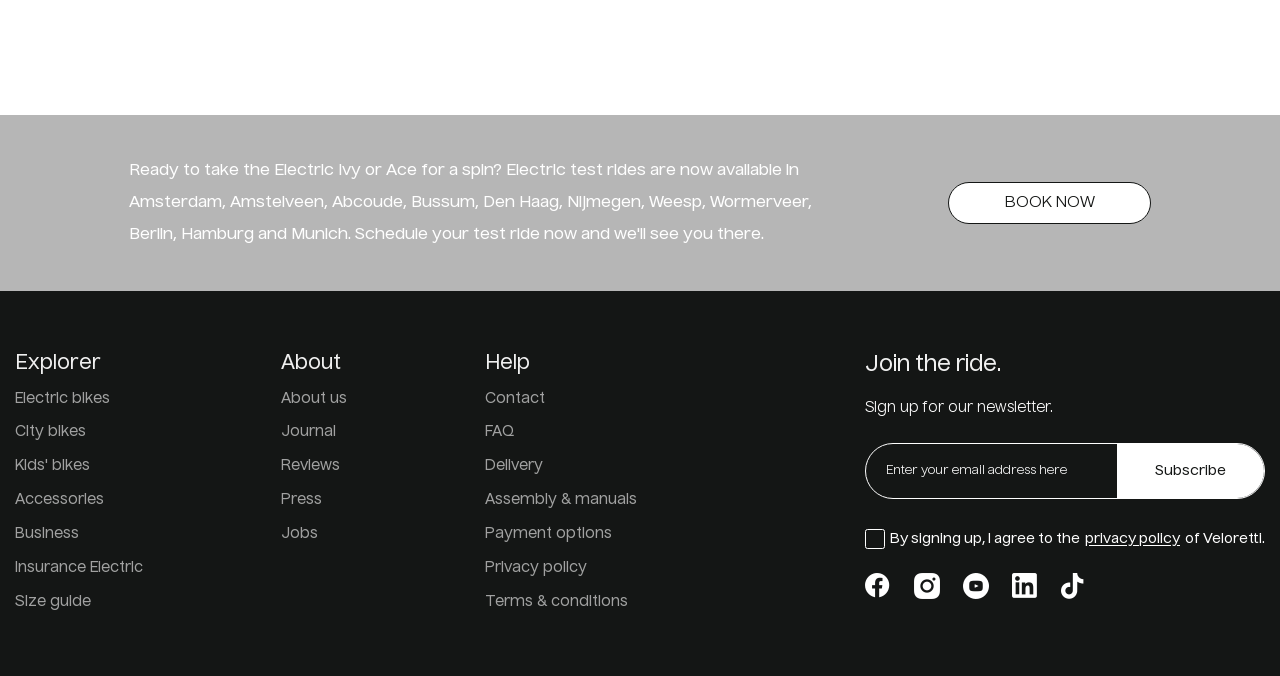
<file: about.html>
<!doctype html>
<html lang="en" data-fls-lenis="">
	<head>
		<meta charset="UTF-8">
		<meta name="viewport" content="width=device-width, initial-scale=1.0">
		<link rel="preload" href="./assets/fonts/Nuckle-Regular.woff2" as="font" type="font/woff2" crossorigin="anonymous">
		<link rel="preload" href="./assets/fonts/Nuckle-Medium.woff2" as="font" type="font/woff2" crossorigin="anonymous">
		<meta name="keywords" content="veloretti, about, electric bikes, amsterdam, brand">
		<meta name="description" content="The story behind Veloretti — Amsterdam-inspired design and timeless electric bikes, crafted for the modern rider.">
		<title>About — Veloretti</title>
		<meta name="robots" content="index, follow">
		<meta name="theme-color" content="#141615">
		<meta property="og:type" content="website">
		<meta property="og:site_name" content="Veloretti">
		<meta property="og:locale" content="en_US">
		<meta property="og:title" content="About — Veloretti">
		<meta property="og:description" content="The story behind Veloretti — Amsterdam-inspired design and timeless electric bikes, crafted for the modern rider.">
		<meta property="og:image" content="assets/img/about/aboutbg.webp">
		<meta name="twitter:card" content="summary_large_image">
		<meta name="twitter:title" content="About — Veloretti">
		<meta name="twitter:description" content="The story behind Veloretti — Amsterdam-inspired design and timeless electric bikes, crafted for the modern rider.">
		<meta name="twitter:image" content="assets/img/about/aboutbg.webp">
		<script type="module" crossorigin="" src="./js/about.min.js?v=1786635911897"></script>
		<link rel="modulepreload" crossorigin="" href="./js/main.min.js?v=1786635911897">
		<link rel="modulepreload" crossorigin="" href="./js/scrollbar.min.js?v=1786635911897">
		<link rel="modulepreload" crossorigin="" href="./js/explore.min.js?v=1786635911897">
		<link rel="stylesheet" crossorigin="" href="./css/main.min.css?v=1786635911897">
		<link rel="stylesheet" crossorigin="" href="./css/explore.min.css?v=1786635911897">
		<link rel="stylesheet" crossorigin="" href="./css/about.min.css?v=1786635911897">
		<link rel="stylesheet" crossorigin="" href="./css/hero.min.css?v=1786635911897">
		<link rel="stylesheet" crossorigin="" href="./css/sectionbg.min.css?v=1786635911897">
	</head>
	<body>
		<div class="wrapper">
			<header data-fls-header="" class="header">
				<div class="header__container">
					<a href="index.html" class="header__logo" aria-label="Veloretti">VELORETTI</a>
					<div class="header__menu menu">
						<button type="button" data-fls-menu="" class="menu__icon icon-menu">
							<span></span>
						</button>
						<nav class="menu__body">
							<ul class="menu__list">
								<li class="menu__item">
									<a href="products.html" class="menu__link">Electric</a>
								</li>
								<li class="menu__item">
									<a href="cities.html" class="menu__link">City</a>
								</li>
								<li class="menu__item">
									<a href="about.html" class="menu__link">About</a>
								</li>
							</ul>
						</nav>
					</div>
					<div class="header__actions">
						<div class="header__lang">
							<select class="header__lang-select" aria-label="Language">
								<option value="en" selected>EN</option>
								<option value="ua">UA</option>
							</select>
						</div>
						<button type="button" class="header__icon" aria-label="Account">
							<svg width="25" height="25" viewbox="0 0 22 16" fill="none" xmlns="http://www.w3.org/2000/svg" aria-hidden="true">
								<path d="M11 1.15C12.7122 1.15 14.1 2.5378 14.1 4.25C14.1 5.9622 12.7122 7.35 11 7.35C9.2878 7.35 7.9 5.9622 7.9 4.25C7.9 2.5378 9.2878 1.15 11 1.15Z" stroke="currentColor" stroke-width="1.2" stroke-linecap="round" stroke-linejoin="round"></path>
								<path d="M11 8.85C13.1 8.85 14.9 10.15 15.8 12.05C16.1 12.65 15.6 13.85 15 13.85L7 13.85C6.4 13.85 5.9 12.65 6.2 12.05C7.1 10.15 8.9 8.85 11 8.85Z" stroke="currentColor" stroke-width="1.2" stroke-linecap="round" stroke-linejoin="round"></path>
							</svg>
						</button>
						<button type="button" class="header__icon" aria-label="Cart">
							<svg width="25" height="25" viewbox="0 0 22 16" fill="none" xmlns="http://www.w3.org/2000/svg" aria-hidden="true">
								<path d="M7.83447 4.77447V4.1278C7.83447 2.6278 9.04141 1.15447 10.5418 1.01447C12.3289 0.841136 13.8358 2.2478 13.8358 4.00114V4.92114" stroke="currentColor" stroke-width="1.2" stroke-miterlimit="10" stroke-linecap="round" stroke-linejoin="round"></path>
								<path d="M8.83474 14.2542H12.8356C15.5162 14.2542 15.9963 13.1809 16.1364 11.8742L16.6365 7.87424C16.8165 6.24756 16.3498 4.9209 13.5025 4.9209H8.16793C5.32061 4.9209 4.85384 6.24756 5.03388 7.87424L5.53399 11.8742C5.67402 13.1809 6.15413 14.2542 8.83474 14.2542Z" stroke="currentColor" stroke-width="1.2" stroke-miterlimit="10" stroke-linecap="round" stroke-linejoin="round"></path>
								<path d="M12.7476 8.00049H12.7536" stroke="currentColor" stroke-width="1.6" stroke-linecap="round" stroke-linejoin="round"></path>
								<path d="M8.12402 8.00049H8.13002" stroke="currentColor" stroke-width="1.6" stroke-linecap="round" stroke-linejoin="round"></path>
							</svg>
						</button>
					</div>
				</div>
			</header>
			<main class="page">
				<div data-fls-about="" class="about-page about">
					<section data-fls-hero="" class="hero">
						<div class="hero__container">
							<span class="hero__subtitle" id="hero-subtitle">VELORETTI</span>
							<h1 class="hero__title" id="hero-title">About us</h1>
							<div class="hero__text">
								<p>Forever Forward.</p>
							</div>
						</div>
						<div class="herobg hero__bg" aria-hidden="true">
							<picture>
								<source media="(max-width: 600px)" srcset="./assets/img/about/aboutbg-600.webp" type="image/webp">
								<source media="(max-width: 1200px)" srcset="./assets/img/about/aboutbg-1200.webp" type="image/webp">
								<img alt="" src="./assets/img/about/aboutbg.webp">
							</picture>
						</div>
					</section>
					<div data-fls-split="" data-fls-watcher="" data-fls-watcher-once="" data-fls-watcher-threshold="0.3" class="split__wrapper">
						<div class="split__picture">
							<picture>
								<source media="(max-width: 600px)" srcset="./assets/img/about/about01-600.webp" type="image/webp">
								<img alt="" src="./assets/img/about/about01.webp">
							</picture>
						</div>
						<div class="split__content content-split">
							<h2 class="content-split__title">Forever forward</h2>
							<div class="content-split__text">
								<p>
									Our bikes are made to stand the test of time, both aesthetically and practically. Whether you’re after a state-of-the-art electric bike, a classic city bike, or a kids bike for the school run, we want to help make your commute the best part of your day.
								</p>
							</div>
						</div>
					</div>
					<div data-fls-split="" data-fls-watcher="" data-fls-watcher-once="" data-fls-watcher-threshold="0.3" class="split__wrapper split__wrapper--reverse">
						<div class="split__picture">
							<picture>
								<source media="(max-width: 600px)" srcset="./assets/img/about/about02-600.webp" type="image/webp">
								<img alt="" src="./assets/img/about/about02.webp">
							</picture>
						</div>
						<div class="split__content content-split">
							<h2 class="content-split__title">Part of Pon.Bike</h2>
							<div class="content-split__text">
								<p>
									Veloretti was founded in Amsterdam in 2012 with a mission to make clean, timeless bikes that are great quality and delivered to your door at a fair price. We are proud to now be part of Pon.Bike, the world-leading family of bike brands. With this support, we can continue to evolve our designs, take care of our riders, and help keep their bikes on the road.
								</p>
							</div>
						</div>
					</div>
					<div class="about__about-titles about-titles" aria-labelledby="about-titles-heading">
						<h2 id="about-titles-heading" class="sr-only">Our values</h2>
						<div data-fls-watcher="" data-fls-watcher-once="" data-fls-watcher-threshold="0.25" class="about-titles__container">
							<p class="about-titles__title">Designed in</p>
							<p class="about-titles__title">Amsterdam,</p>
							<p class="about-titles__title">handmade</p>
							<p class="about-titles__title">in Europe,</p>
							<p class="about-titles__title">personal in</p>
							<p class="about-titles__title">all cities.</p>
						</div>
					</div>
					<section data-fls-sectionbg="" data-fls-watcher="" data-fls-watcher-once="" data-fls-watcher-threshold="0.3" class="sectionbg about__about-bg">
						<div class="sectionbg__container sectionbg__container--right">
							<div class="sectionbg__content">
								<h2 class="sectionbg__title">Made for you</h2>
								<div class="sectionbg__text">
									<p>
										Elevate your ride with a bicycle that mirrors your unique style and personality. From an Ace Two electric bike with the latest technology packed into a minimalist design, or a bright yellow Berlin for those who like to ride light and have a craving for nostalgia. Our diverse range of models and colours cater to riders of all kinds.
									</p>
								</div>
							</div>
						</div>
						<div class="sectionbg__bg" aria-hidden="true">
							<picture>
								<source media="(max-width: 600px)" srcset="./assets/img/about/aboutbg01-600.webp" type="image/webp">
								<source media="(max-width: 1200px)" srcset="./assets/img/about/aboutbg01-1200.webp" type="image/webp">
								<img alt="" src="./assets/img/about/aboutbg01.webp">
							</picture>
						</div>
					</section>
					<section data-fls-explore="" data-fls-watcher="" data-fls-watcher-once="" data-fls-watcher-threshold="0.3" class="explore">
						<div class="explore__header">
							<h2 class="explore__title">Explore our bikes</h2>
							<div class="explore__nav">
								<button type="button" class="explore__arrow explore__arrow--prev swiper-button-prev" aria-label="Previous slide"></button>
								<button type="button" class="explore__arrow explore__arrow--next swiper-button-next" aria-label="Next slide"></button>
							</div>
						</div>
						<div class="explore__container">
							<div data-fls-slider-explore="" class="explore__slider swiper" aria-roledescription="carousel">
								<div class="explore__wrapper swiper-wrapper">
									<div class="explore__slide swiper-slide" role="group" aria-roledescription="slide">
										<div class="explore__card">
											<div class="explore__card-header">
												<div class="explore__card-titles">
													<h3 class="explore__card-title">Kids' Bikes</h3>
													<span class="explore__card-subtitle">Ages 1,5 to 8</span>
												</div>
												<div class="explore__card-price">From €119</div>
											</div>
											<div class="explore__card-image">
												<picture>
													<img width="320" alt="" src="./assets/img/products/explore01.webp">
												</picture>
											</div>
											<div class="explore__card-footer">
												<a href="#" class="explore__btn">Buy Now</a>
												<a href="#" class="explore__link">Learn more</a>
											</div>
										</div>
									</div>
									<div class="explore__slide swiper-slide" role="group" aria-roledescription="slide">
										<div class="explore__card">
											<div class="explore__card-header">
												<div class="explore__card-titles">
													<h3 class="explore__card-title">Kids' Bikes</h3>
													<span class="explore__card-subtitle">Ages 1,5 to 8</span>
												</div>
												<div class="explore__card-price">From €119</div>
											</div>
											<div class="explore__card-image">
												<picture>
													<img alt="" src="./assets/img/products/explore02.webp">
												</picture>
											</div>
											<div class="explore__card-footer">
												<a href="#" class="explore__btn">Buy Now</a>
												<a href="#" class="explore__link">Learn more</a>
											</div>
										</div>
									</div>
									<div class="explore__slide swiper-slide" role="group" aria-roledescription="slide">
										<div class="explore__card">
											<div class="explore__card-header">
												<div class="explore__card-titles">
													<h3 class="explore__card-title">Kids' Bikes</h3>
													<span class="explore__card-subtitle">Ages 1,5 to 8</span>
												</div>
												<div class="explore__card-price">From €119</div>
											</div>
											<div class="explore__card-image">
												<picture>
													<img alt="" src="./assets/img/products/explore01.webp">
												</picture>
											</div>
											<div class="explore__card-footer">
												<a href="#" class="explore__btn">Buy Now</a>
												<a href="#" class="explore__link">Learn more</a>
											</div>
										</div>
									</div>
									<div class="explore__slide swiper-slide" role="group" aria-roledescription="slide">
										<div class="explore__card">
											<div class="explore__card-header">
												<div class="explore__card-titles">
													<h3 class="explore__card-title">Kids' Bikes</h3>
													<span class="explore__card-subtitle">Ages 1,5 to 8</span>
												</div>
												<div class="explore__card-price">From €119</div>
											</div>
											<div class="explore__card-image">
												<picture>
													<img alt="" src="./assets/img/products/explore02.webp">
												</picture>
											</div>
											<div class="explore__card-footer">
												<a href="#" class="explore__btn">Buy Now</a>
												<a href="#" class="explore__link">Learn more</a>
											</div>
										</div>
									</div>
								</div>
								<div class="swiper-scrollbar"></div>
							</div>
						</div>
					</section>
				</div>
			</main>
			<footer data-fls-footer="" class="footer">
				<div class="footer__banner banner-footer">
					<div class="banner-footer__text">
						<p>
							Ready to take the Electric Ivy or Ace for a spin? Electric test rides are now available
				in Amsterdam, Amstelveen, Abcoude, Bussum, Den Haag, Nijmegen, Weesp, Wormerveer,
				Berlin, Hamburg and Munich. Schedule your test ride now and we'll see you there.
						</p>
					</div>
					<a data-fls-button="" href="#" class="button">BOOK NOW</a>
				</div>
				<div class="footer__wrapper">
					<div class="footer__container">
						<div data-fls-spollers-one="" data-fls-spollers="992" class="footer__lists">
							<details class="footer__column column-footer">
								<summary class="column-footer__label">Explorer</summary>
								<ul class="column-footer__list">
									<li class="column-footer__item">
										<a href="#" class="column-footer__link">Electric bikes</a>
									</li>
									<li class="column-footer__item">
										<a href="#" class="column-footer__link">City bikes</a>
									</li>
									<li class="column-footer__item">
										<a href="#" class="column-footer__link">Kids' bikes</a>
									</li>
									<li class="column-footer__item">
										<a href="#" class="column-footer__link">Accessories</a>
									</li>
									<li class="column-footer__item">
										<a href="#" class="column-footer__link">Business</a>
									</li>
									<li class="column-footer__item">
										<a href="#" class="column-footer__link">Insurance Electric</a>
									</li>
									<li class="column-footer__item">
										<a href="#" class="column-footer__link">Size guide</a>
									</li>
								</ul>
							</details>
							<details class="footer__column column-footer">
								<summary class="column-footer__label">About</summary>
								<ul class="column-footer__list">
									<li class="column-footer__item">
										<a href="#" class="column-footer__link">About us</a>
									</li>
									<li class="column-footer__item">
										<a href="#" class="column-footer__link">Journal</a>
									</li>
									<li class="column-footer__item">
										<a href="#" class="column-footer__link">Reviews</a>
									</li>
									<li class="column-footer__item">
										<a href="#" class="column-footer__link">Press</a>
									</li>
									<li class="column-footer__item">
										<a href="#" class="column-footer__link">Jobs</a>
									</li>
								</ul>
							</details>
							<details class="footer__column column-footer">
								<summary class="column-footer__label">Help</summary>
								<ul class="column-footer__list">
									<li class="column-footer__item">
										<a href="#" class="column-footer__link">Contact</a>
									</li>
									<li class="column-footer__item">
										<a href="#" class="column-footer__link">FAQ</a>
									</li>
									<li class="column-footer__item">
										<a href="#" class="column-footer__link">Delivery</a>
									</li>
									<li class="column-footer__item">
										<a href="#" class="column-footer__link">Assembly & manuals</a>
									</li>
									<li class="column-footer__item">
										<a href="#" class="column-footer__link">Payment options</a>
									</li>
									<li class="column-footer__item">
										<a href="#" class="column-footer__link">Privacy policy</a>
									</li>
									<li class="column-footer__item">
										<a href="#" class="column-footer__link">Terms & conditions</a>
									</li>
								</ul>
							</details>
						</div>
						<div class="footer__column column-footer">
							<h2 class="column-footer__label column-footer__label--label-form">Join the ride.</h2>
							<h3 class="column-footer__subtitle">Sign up for our newsletter.</h3>
							<form action="#" class="column-footer__form form">
								<div class="form__inputs">
									<input type="email" required placeholder="Enter your email address here" class="form__input">
									<button type="submit" class="form__button">Subscribe</button>
								</div>
								<div class="form__checkbox-wrapper">
									<label data-fls-checkbox="" class="form__checkbox checkbox">
										<input data-error="Error" class="checkbox__input" type="checkbox" value="1" name="form[]" required>
										<span class="checkbox__text">
											By signing up, I agree to the
											<a href="#" class="checkbox__link">privacy policy</a>
											of Veloretti.
										</span>
									</label>
								</div>
							</form>
							<ul class="column-footer__social social">
								<li class="social__item">
									<a href="#" class="social__link social__link--icon-fb"></a>
								</li>
								<li class="social__item">
									<a href="#" class="social__link social__link--icon-inst"></a>
								</li>
								<li class="social__item">
									<a href="#" class="social__link social__link--icon-ytb"></a>
								</li>
								<li class="social__item">
									<a href="#" class="social__link social__link--icon-inn"></a>
								</li>
								<li class="social__item">
									<a href="#" class="social__link social__link--icon-tik-tok"></a>
								</li>
							</ul>
						</div>
					</div>
				</div>
			</footer>
		</div>
	</body>
</html>
</file>
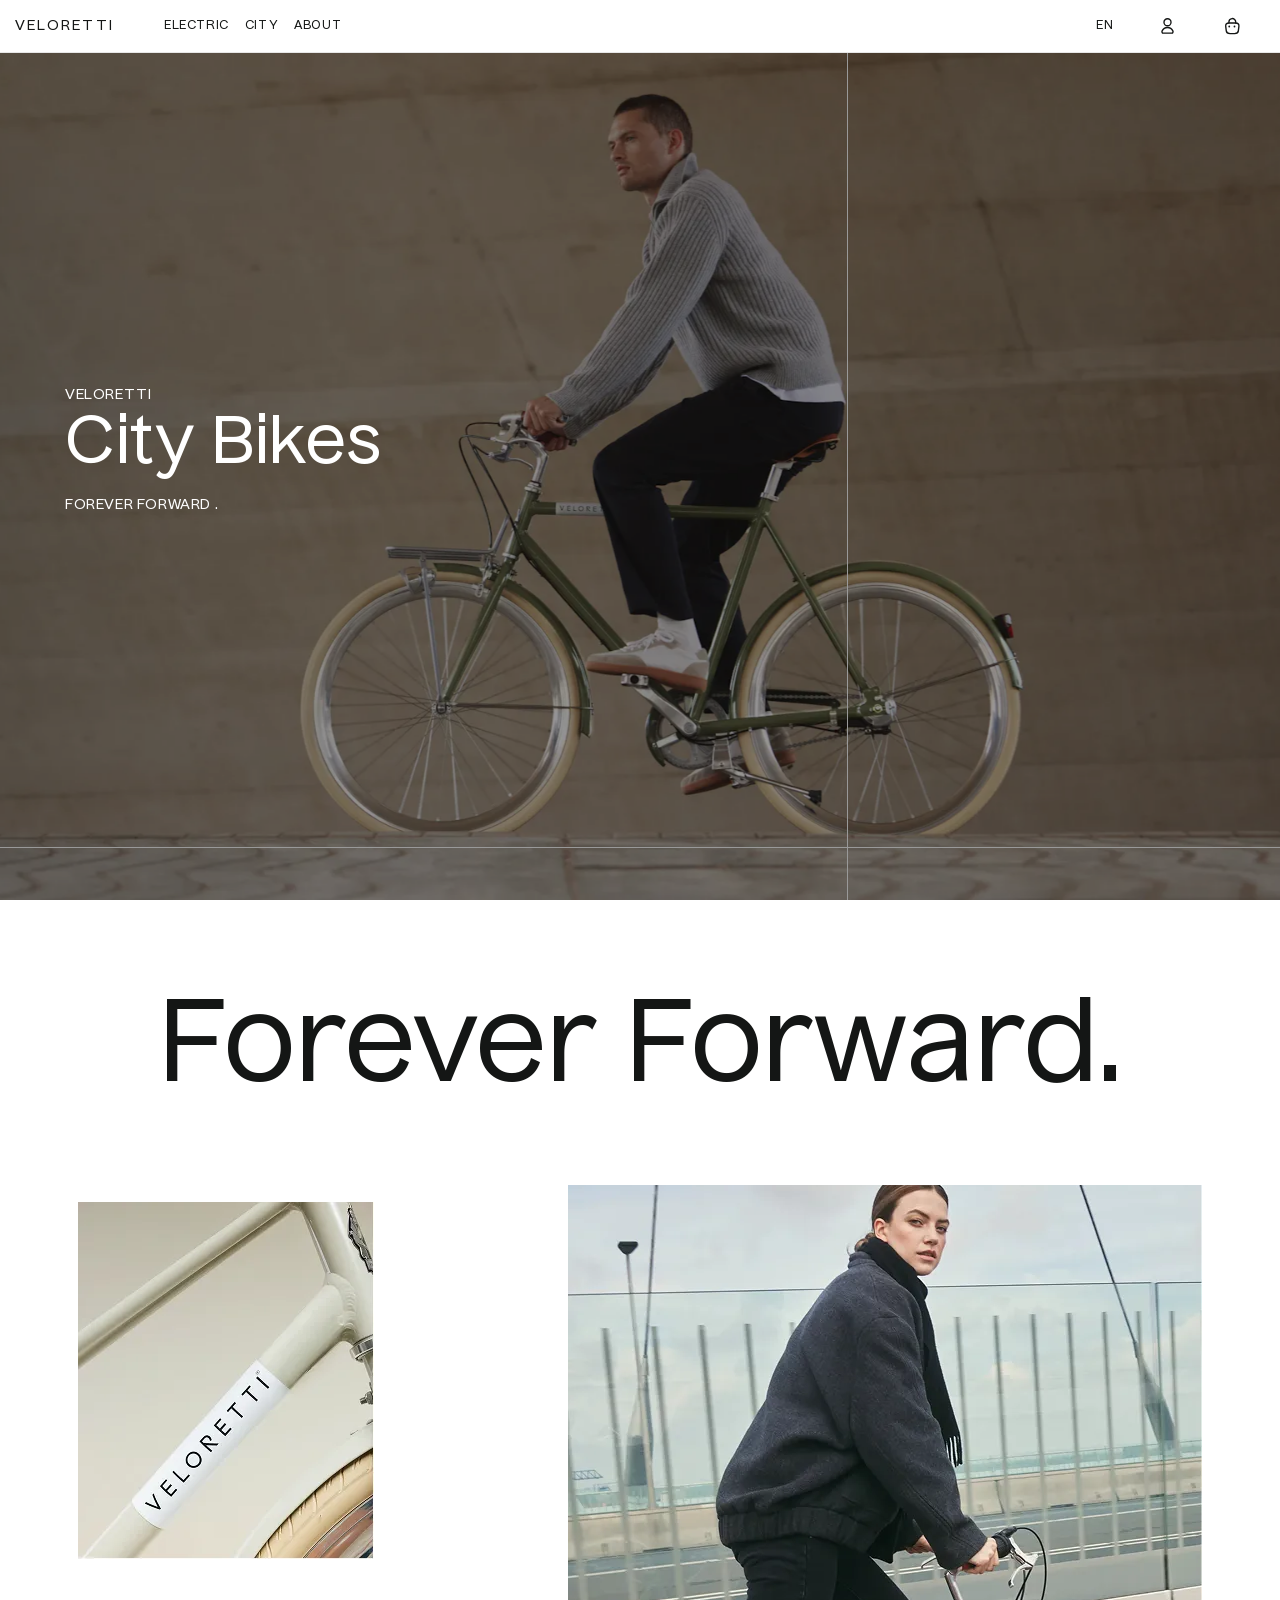
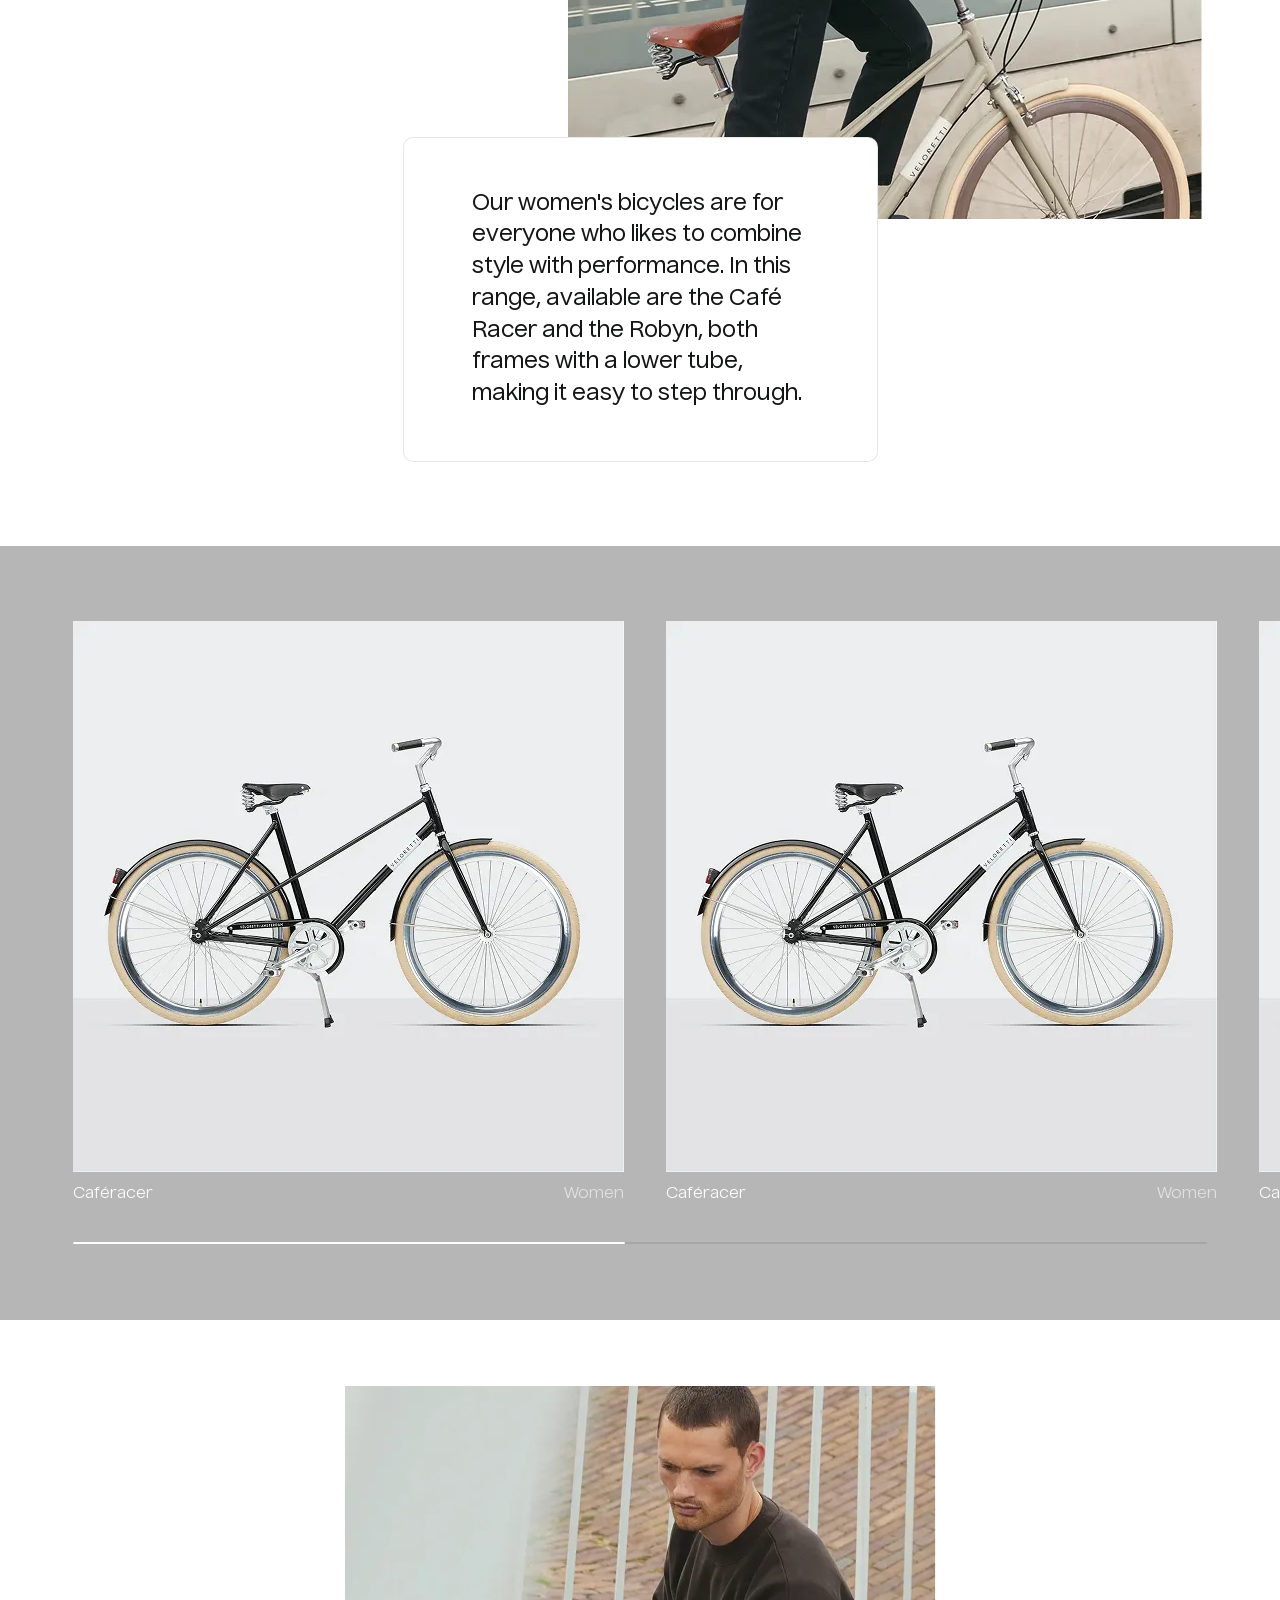
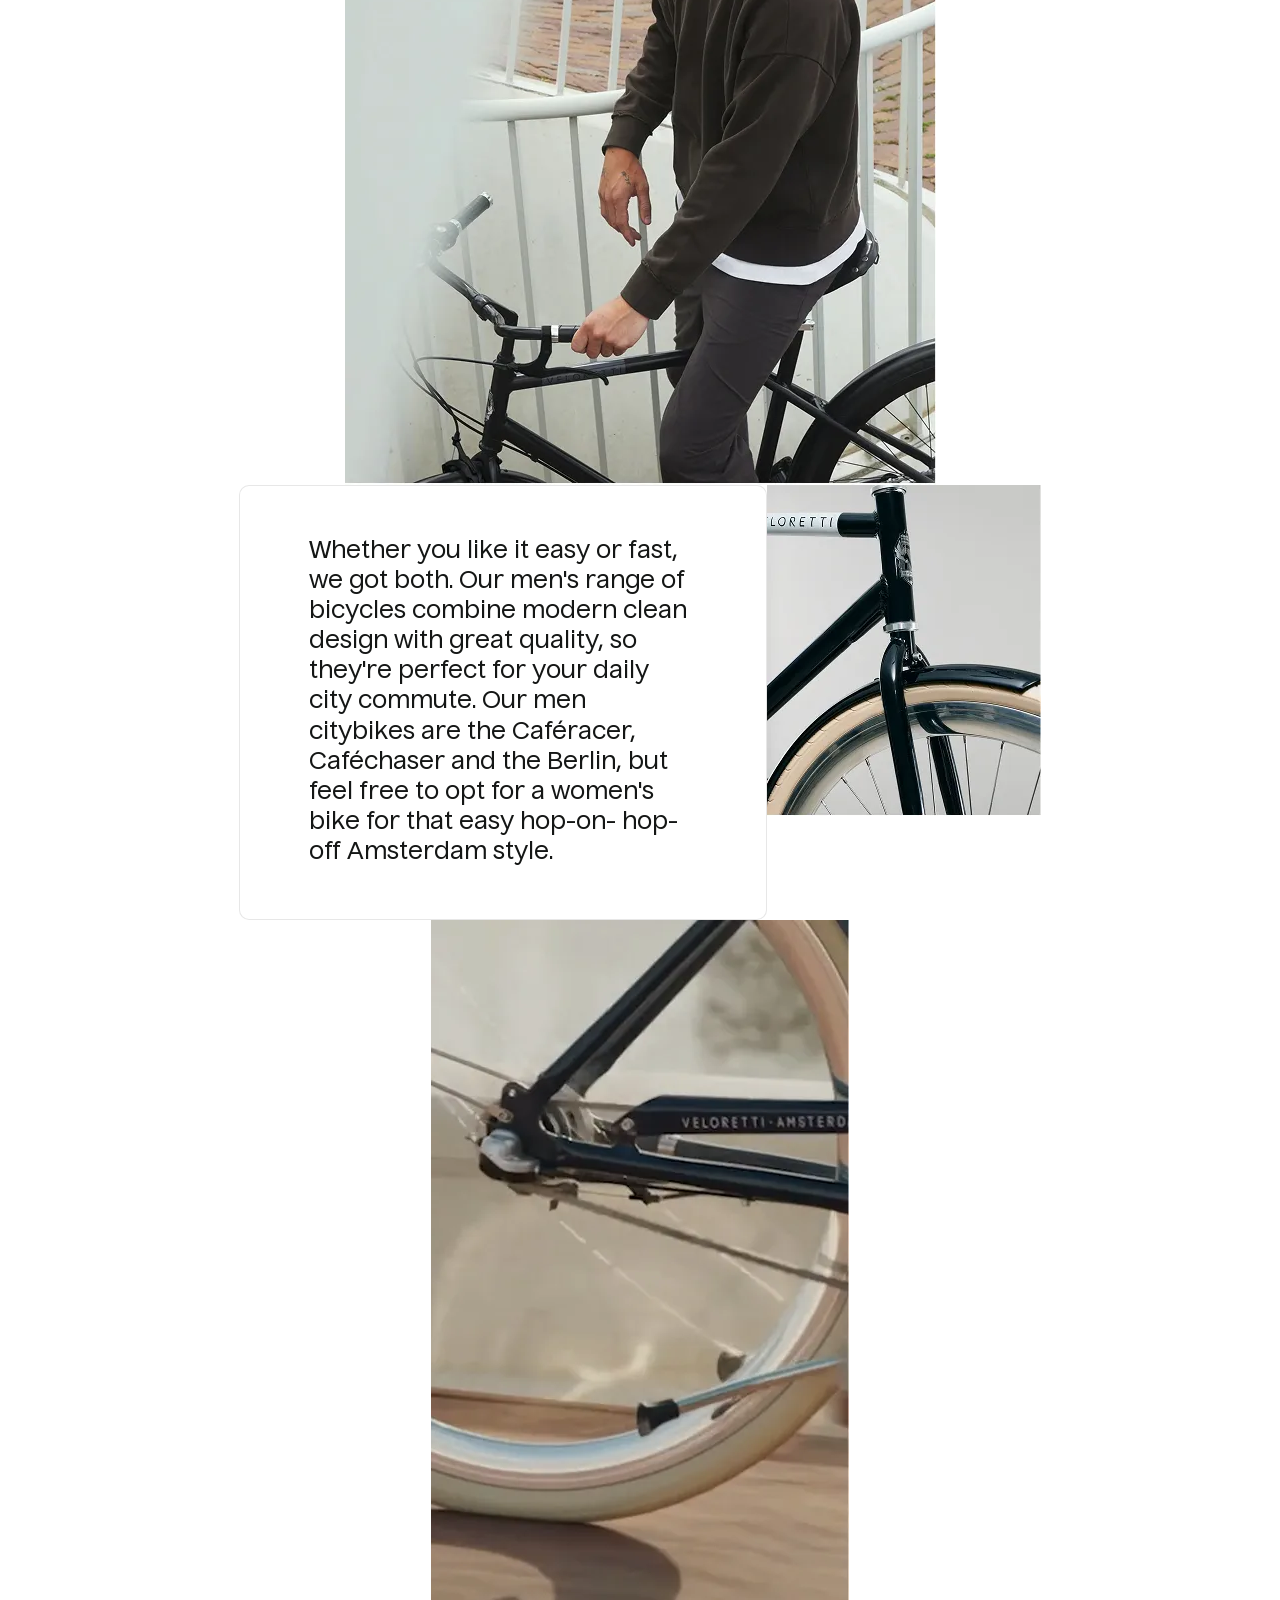
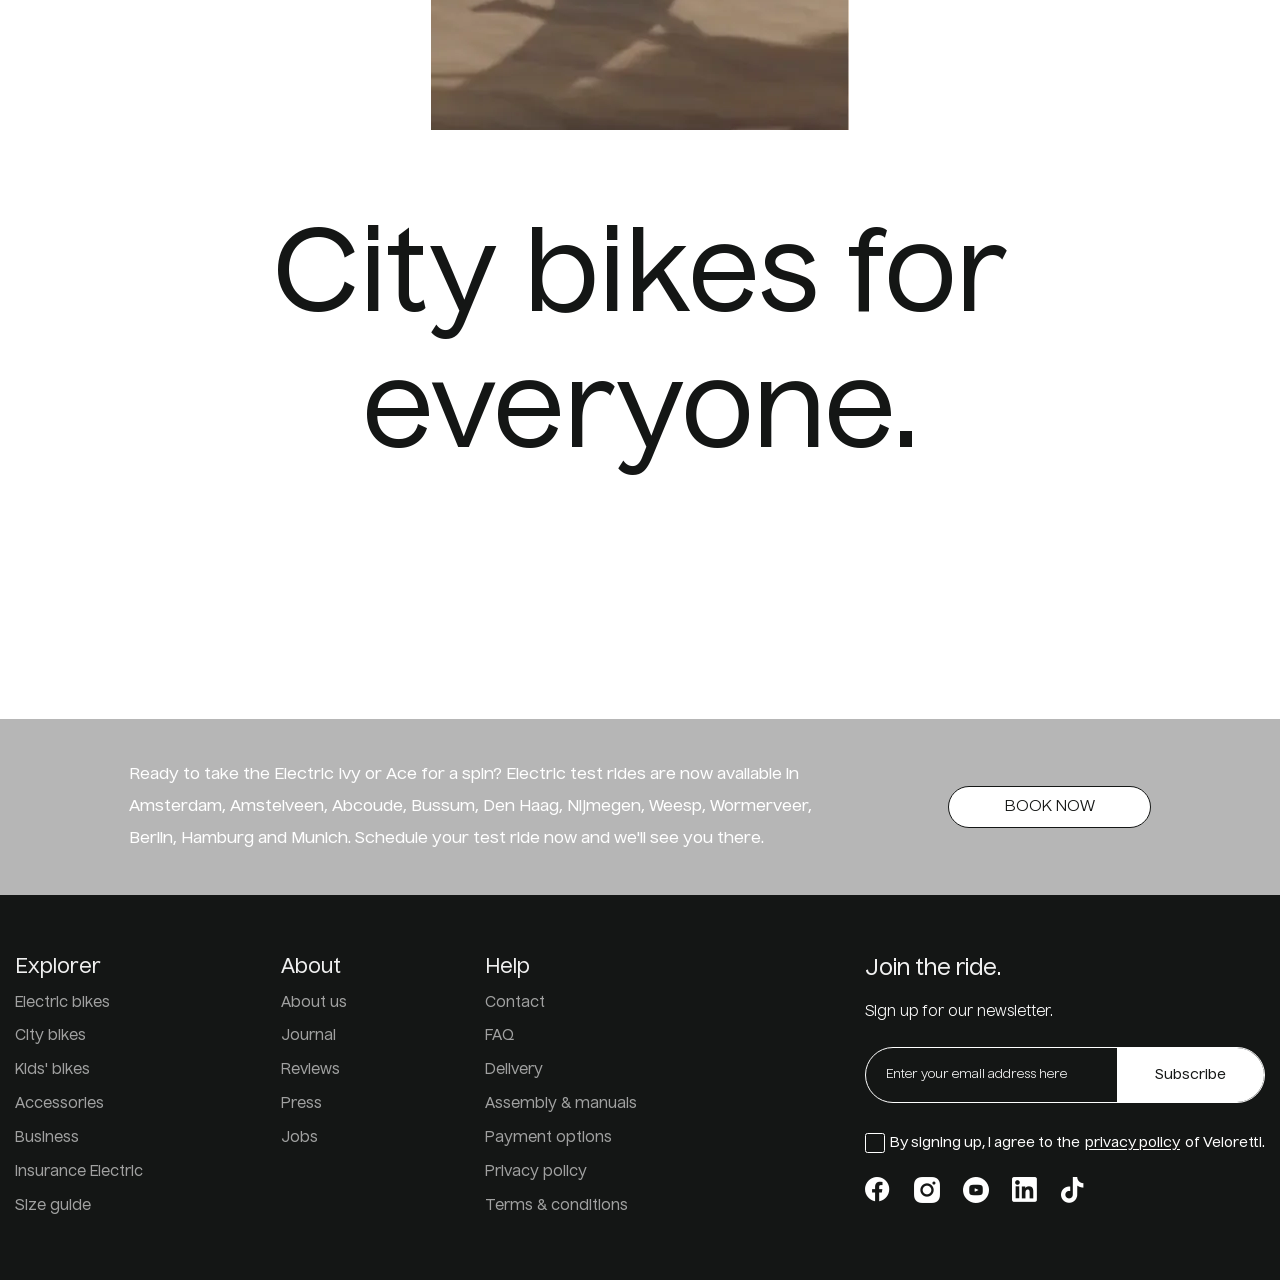
<file: cities.html>
<!doctype html>
<html lang="en" data-fls-lenis="">
	<head>
		<meta charset="UTF-8">
		<meta name="viewport" content="width=device-width, initial-scale=1.0">
		<link rel="preload" href="./assets/fonts/Nuckle-Regular.woff2" as="font" type="font/woff2" crossorigin="anonymous">
		<link rel="preload" href="./assets/fonts/Nuckle-Medium.woff2" as="font" type="font/woff2" crossorigin="anonymous">
		<meta name="keywords" content="veloretti, cities, electric bikes, urban, amsterdam">
		<meta name="description" content="Discover the cities where Veloretti rides — a collection of electric bikes made for urban life.">
		<title>Cities — Veloretti</title>
		<meta name="robots" content="index, follow">
		<meta name="theme-color" content="#141615">
		<meta property="og:type" content="website">
		<meta property="og:site_name" content="Veloretti">
		<meta property="og:locale" content="en_US">
		<meta property="og:title" content="Cities — Veloretti">
		<meta property="og:description" content="Discover the cities where Veloretti rides — a collection of electric bikes made for urban life.">
		<meta property="og:image" content="assets/img/cities/cities01.webp">
		<meta name="twitter:card" content="summary_large_image">
		<meta name="twitter:title" content="Cities — Veloretti">
		<meta name="twitter:description" content="Discover the cities where Veloretti rides — a collection of electric bikes made for urban life.">
		<meta name="twitter:image" content="assets/img/cities/cities01.webp">
		<script type="module" crossorigin="" src="./js/cities.min.js?v=1786635911899"></script>
		<link rel="modulepreload" crossorigin="" href="./js/main.min.js?v=1786635911899">
		<link rel="modulepreload" crossorigin="" href="./js/scrollbar.min.js?v=1786635911899">
		<link rel="stylesheet" crossorigin="" href="./css/main.min.css?v=1786635911899">
		<link rel="stylesheet" crossorigin="" href="./css/cities.min.css?v=1786635911899">
		<link rel="stylesheet" crossorigin="" href="./css/hero.min.css?v=1786635911899">
	</head>
	<body>
		<div class="wrapper">
			<header data-fls-header="" class="header">
				<div class="header__container">
					<a href="index.html" class="header__logo" aria-label="Veloretti">VELORETTI</a>
					<div class="header__menu menu">
						<button type="button" data-fls-menu="" class="menu__icon icon-menu">
							<span></span>
						</button>
						<nav class="menu__body">
							<ul class="menu__list">
								<li class="menu__item">
									<a href="products.html" class="menu__link">Electric</a>
								</li>
								<li class="menu__item">
									<a href="cities.html" class="menu__link">City</a>
								</li>
								<li class="menu__item">
									<a href="about.html" class="menu__link">About</a>
								</li>
							</ul>
						</nav>
					</div>
					<div class="header__actions">
						<div class="header__lang">
							<select class="header__lang-select" aria-label="Language">
								<option value="en" selected>EN</option>
								<option value="ua">UA</option>
							</select>
						</div>
						<button type="button" class="header__icon" aria-label="Account">
							<svg width="25" height="25" viewbox="0 0 22 16" fill="none" xmlns="http://www.w3.org/2000/svg" aria-hidden="true">
								<path d="M11 1.15C12.7122 1.15 14.1 2.5378 14.1 4.25C14.1 5.9622 12.7122 7.35 11 7.35C9.2878 7.35 7.9 5.9622 7.9 4.25C7.9 2.5378 9.2878 1.15 11 1.15Z" stroke="currentColor" stroke-width="1.2" stroke-linecap="round" stroke-linejoin="round"></path>
								<path d="M11 8.85C13.1 8.85 14.9 10.15 15.8 12.05C16.1 12.65 15.6 13.85 15 13.85L7 13.85C6.4 13.85 5.9 12.65 6.2 12.05C7.1 10.15 8.9 8.85 11 8.85Z" stroke="currentColor" stroke-width="1.2" stroke-linecap="round" stroke-linejoin="round"></path>
							</svg>
						</button>
						<button type="button" class="header__icon" aria-label="Cart">
							<svg width="25" height="25" viewbox="0 0 22 16" fill="none" xmlns="http://www.w3.org/2000/svg" aria-hidden="true">
								<path d="M7.83447 4.77447V4.1278C7.83447 2.6278 9.04141 1.15447 10.5418 1.01447C12.3289 0.841136 13.8358 2.2478 13.8358 4.00114V4.92114" stroke="currentColor" stroke-width="1.2" stroke-miterlimit="10" stroke-linecap="round" stroke-linejoin="round"></path>
								<path d="M8.83474 14.2542H12.8356C15.5162 14.2542 15.9963 13.1809 16.1364 11.8742L16.6365 7.87424C16.8165 6.24756 16.3498 4.9209 13.5025 4.9209H8.16793C5.32061 4.9209 4.85384 6.24756 5.03388 7.87424L5.53399 11.8742C5.67402 13.1809 6.15413 14.2542 8.83474 14.2542Z" stroke="currentColor" stroke-width="1.2" stroke-miterlimit="10" stroke-linecap="round" stroke-linejoin="round"></path>
								<path d="M12.7476 8.00049H12.7536" stroke="currentColor" stroke-width="1.6" stroke-linecap="round" stroke-linejoin="round"></path>
								<path d="M8.12402 8.00049H8.13002" stroke="currentColor" stroke-width="1.6" stroke-linecap="round" stroke-linejoin="round"></path>
							</svg>
						</button>
					</div>
				</div>
			</header>
			<main class="page">
				<div data-fls-cities="" class="cities-page cities">
					<section data-fls-hero="" class="hero">
						<div class="hero__container">
							<span class="hero__subtitle" id="hero-subtitle">VELORETTI</span>
							<h1 class="hero__title" id="hero-title">City Bikes</h1>
							<div class="hero__text">
								<p>Forever Forward .</p>
							</div>
						</div>
						<div class="herobg hero__bg" aria-hidden="true">
							<picture>
								<source media="(max-width: 600px)" srcset="./assets/img/cities/citiesbg-600.webp" type="image/webp">
								<source media="(max-width: 1200px)" srcset="./assets/img/cities/citiesbg-1200.webp" type="image/webp">
								<img alt="" src="./assets/img/cities/citiesbg.webp">
							</picture>
						</div>
					</section>
					<section class="cities__forward forward" aria-labelledby="forward-heading" data-fls-watcher="" data-fls-watcher-once="" data-fls-watcher-threshold="0.2">
						<div class="forward__wrapper">
							<h2 id="forward-heading" class="forward__title">Forever Forward.</h2>
							<div class="forward__content content-forward">
								<div class="content-forward__media" aria-hidden="true">
									<picture>
										<img alt="" class="content-forward__image content-forward__image--tl" src="./assets/img/cities/cities01.webp">
									</picture>
									<picture>
										<source media="(max-width: 600px)" srcset="./assets/img/cities/cities02-600.webp" type="image/webp">
										<img alt="" class="content-forward__image content-forward__image--tr" src="./assets/img/cities/cities02.webp">
									</picture>
								</div>
								<div class="content-forward__text">
									<p>
										Our women's bicycles are for everyone who likes to combine style with performance.
						In this range, available are the Café Racer and the Robyn, both frames with a
						lower tube, making it easy to step through.
									</p>
								</div>
							</div>
						</div>
					</section>
					<section class="cities__collection collection" data-fls-watcher="" data-fls-watcher-once="" data-fls-watcher-threshold="0.15">
						<div data-fls-slider-cities="" class="collection__slider swiper">
							<div class="collection__wrapper swiper-wrapper">
								<div class="collection__slide swiper-slide">
									<div class="swiper-slide__content">
										<div class="swiper-slide__picture">
											<a href="product.html" class="swiper-slide__link-image">
												<picture>
													<img alt="Image" src="./assets/img/cities/cities-slider01.webp">
												</picture>
											</a>
										</div>
										<div class="swiper-slide__bottom">
											<h3 class="swiper-slide__title">Caféracer</h3>
											<span class="swiper-slide__category">Women</span>
										</div>
									</div>
								</div>
								<div class="collection__slide swiper-slide">
									<div class="swiper-slide__content">
										<div class="swiper-slide__picture">
											<a href="product.html" class="swiper-slide__link-image">
												<picture>
													<img alt="Image" src="./assets/img/cities/cities-slider01.webp">
												</picture>
											</a>
										</div>
										<div class="swiper-slide__bottom">
											<h3 class="swiper-slide__title">Caféracer</h3>
											<span class="swiper-slide__category">Women</span>
										</div>
									</div>
								</div>
								<div class="collection__slide swiper-slide">
									<div class="swiper-slide__content">
										<div class="swiper-slide__picture">
											<a href="product.html" class="swiper-slide__link-image">
												<picture>
													<img alt="Image" src="./assets/img/cities/cities-slider01.webp">
												</picture>
											</a>
										</div>
										<div class="swiper-slide__bottom">
											<h3 class="swiper-slide__title">Caféracer</h3>
											<span class="swiper-slide__category">Women</span>
										</div>
									</div>
								</div>
								<div class="collection__slide swiper-slide">
									<div class="swiper-slide__content">
										<div class="swiper-slide__picture">
											<a href="product.html" class="swiper-slide__link-image">
												<picture>
													<img alt="Image" src="./assets/img/cities/cities-slider01.webp">
												</picture>
											</a>
										</div>
										<div class="swiper-slide__bottom">
											<h3 class="swiper-slide__title">Caféracer</h3>
											<span class="swiper-slide__category">Women</span>
										</div>
									</div>
								</div>
							</div>
							<div class="swiper-scrollbar"></div>
						</div>
					</section>
					<section class="cities__city city" data-fls-watcher="" data-fls-watcher-once="" data-fls-watcher-threshold="0.2">
						<div class="city__wrapper">
							<div class="city__media-item item-media">
								<div class="item-media__media item-media__media--tl">
									<picture>
										<img alt="" class="item-media__image item-media__image--tl" src="./assets/img/cities/cities03.webp">
									</picture>
								</div>
								<div class="item-media__text">
									<p>
										Whether you like it easy or fast, we got both. Our men's range of bicycles combine
						modern clean design with great quality, so they're perfect for your daily city
						commute. Our men citybikes are the Caféracer, Caféchaser and the Berlin, but feel
						free to opt for a women's bike for that easy hop-on- hop-off Amsterdam style.
									</p>
								</div>
								<div class="item-media__media item-media__media--tr">
									<picture>
										<img alt="" class="item-media__image item-media__image--tr" src="./assets/img/cities/cities04.webp">
									</picture>
								</div>
								<div class="item-media__media item-media__media--b">
									<picture>
										<img alt="" class="item-media__image item-media__image--b" src="./assets/img/cities/cities05.webp">
									</picture>
								</div>
							</div>
							<h2 class="city__title">City bikes for everyone.</h2>
						</div>
					</section>
				</div>
			</main>
			<footer data-fls-footer="" class="footer">
				<div class="footer__banner banner-footer">
					<div class="banner-footer__text">
						<p>
							Ready to take the Electric Ivy or Ace for a spin? Electric test rides are now available
				in Amsterdam, Amstelveen, Abcoude, Bussum, Den Haag, Nijmegen, Weesp, Wormerveer,
				Berlin, Hamburg and Munich. Schedule your test ride now and we'll see you there.
						</p>
					</div>
					<a data-fls-button="" href="#" class="button">BOOK NOW</a>
				</div>
				<div class="footer__wrapper">
					<div class="footer__container">
						<div data-fls-spollers-one="" data-fls-spollers="992" class="footer__lists">
							<details class="footer__column column-footer">
								<summary class="column-footer__label">Explorer</summary>
								<ul class="column-footer__list">
									<li class="column-footer__item">
										<a href="#" class="column-footer__link">Electric bikes</a>
									</li>
									<li class="column-footer__item">
										<a href="#" class="column-footer__link">City bikes</a>
									</li>
									<li class="column-footer__item">
										<a href="#" class="column-footer__link">Kids' bikes</a>
									</li>
									<li class="column-footer__item">
										<a href="#" class="column-footer__link">Accessories</a>
									</li>
									<li class="column-footer__item">
										<a href="#" class="column-footer__link">Business</a>
									</li>
									<li class="column-footer__item">
										<a href="#" class="column-footer__link">Insurance Electric</a>
									</li>
									<li class="column-footer__item">
										<a href="#" class="column-footer__link">Size guide</a>
									</li>
								</ul>
							</details>
							<details class="footer__column column-footer">
								<summary class="column-footer__label">About</summary>
								<ul class="column-footer__list">
									<li class="column-footer__item">
										<a href="#" class="column-footer__link">About us</a>
									</li>
									<li class="column-footer__item">
										<a href="#" class="column-footer__link">Journal</a>
									</li>
									<li class="column-footer__item">
										<a href="#" class="column-footer__link">Reviews</a>
									</li>
									<li class="column-footer__item">
										<a href="#" class="column-footer__link">Press</a>
									</li>
									<li class="column-footer__item">
										<a href="#" class="column-footer__link">Jobs</a>
									</li>
								</ul>
							</details>
							<details class="footer__column column-footer">
								<summary class="column-footer__label">Help</summary>
								<ul class="column-footer__list">
									<li class="column-footer__item">
										<a href="#" class="column-footer__link">Contact</a>
									</li>
									<li class="column-footer__item">
										<a href="#" class="column-footer__link">FAQ</a>
									</li>
									<li class="column-footer__item">
										<a href="#" class="column-footer__link">Delivery</a>
									</li>
									<li class="column-footer__item">
										<a href="#" class="column-footer__link">Assembly & manuals</a>
									</li>
									<li class="column-footer__item">
										<a href="#" class="column-footer__link">Payment options</a>
									</li>
									<li class="column-footer__item">
										<a href="#" class="column-footer__link">Privacy policy</a>
									</li>
									<li class="column-footer__item">
										<a href="#" class="column-footer__link">Terms & conditions</a>
									</li>
								</ul>
							</details>
						</div>
						<div class="footer__column column-footer">
							<h2 class="column-footer__label column-footer__label--label-form">Join the ride.</h2>
							<h3 class="column-footer__subtitle">Sign up for our newsletter.</h3>
							<form action="#" class="column-footer__form form">
								<div class="form__inputs">
									<input type="email" required placeholder="Enter your email address here" class="form__input">
									<button type="submit" class="form__button">Subscribe</button>
								</div>
								<div class="form__checkbox-wrapper">
									<label data-fls-checkbox="" class="form__checkbox checkbox">
										<input data-error="Error" class="checkbox__input" type="checkbox" value="1" name="form[]" required>
										<span class="checkbox__text">
											By signing up, I agree to the
											<a href="#" class="checkbox__link">privacy policy</a>
											of Veloretti.
										</span>
									</label>
								</div>
							</form>
							<ul class="column-footer__social social">
								<li class="social__item">
									<a href="#" class="social__link social__link--icon-fb"></a>
								</li>
								<li class="social__item">
									<a href="#" class="social__link social__link--icon-inst"></a>
								</li>
								<li class="social__item">
									<a href="#" class="social__link social__link--icon-ytb"></a>
								</li>
								<li class="social__item">
									<a href="#" class="social__link social__link--icon-inn"></a>
								</li>
								<li class="social__item">
									<a href="#" class="social__link social__link--icon-tik-tok"></a>
								</li>
							</ul>
						</div>
					</div>
				</div>
			</footer>
		</div>
	</body>
</html>
</file>
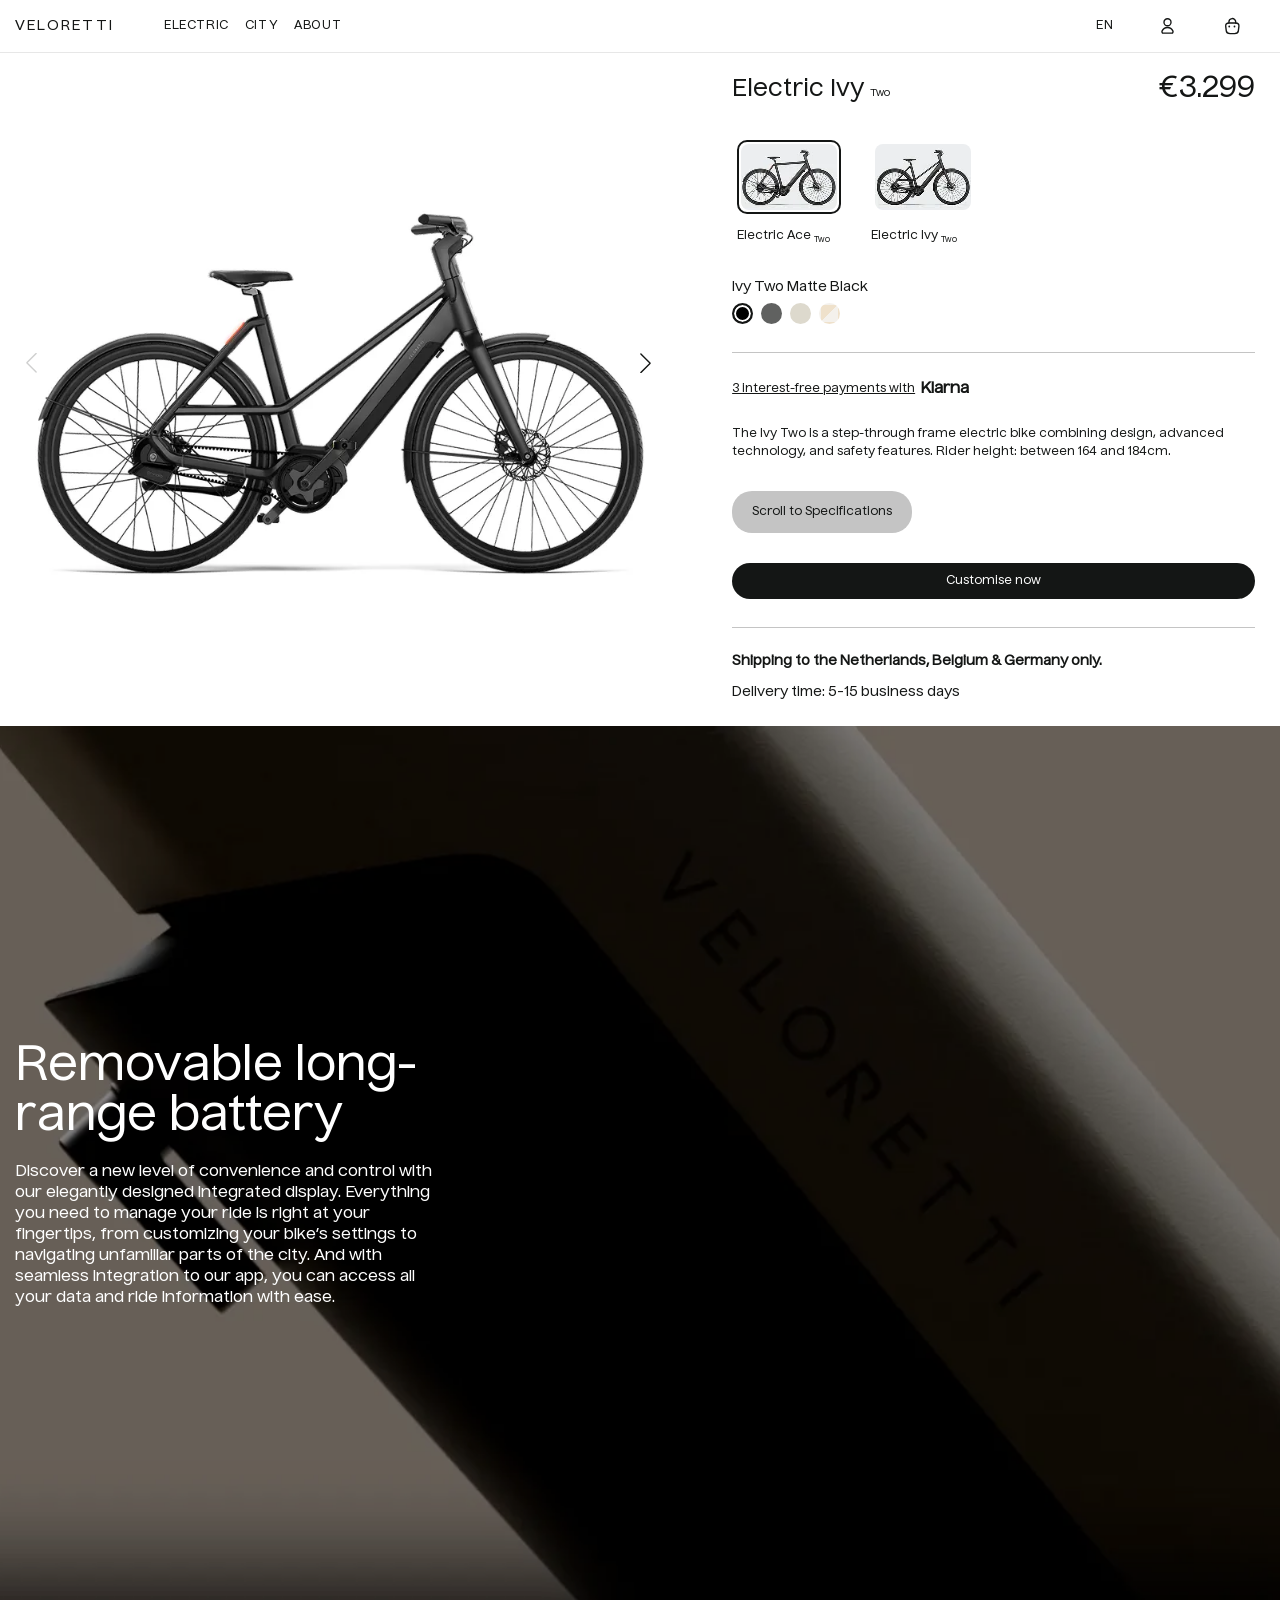
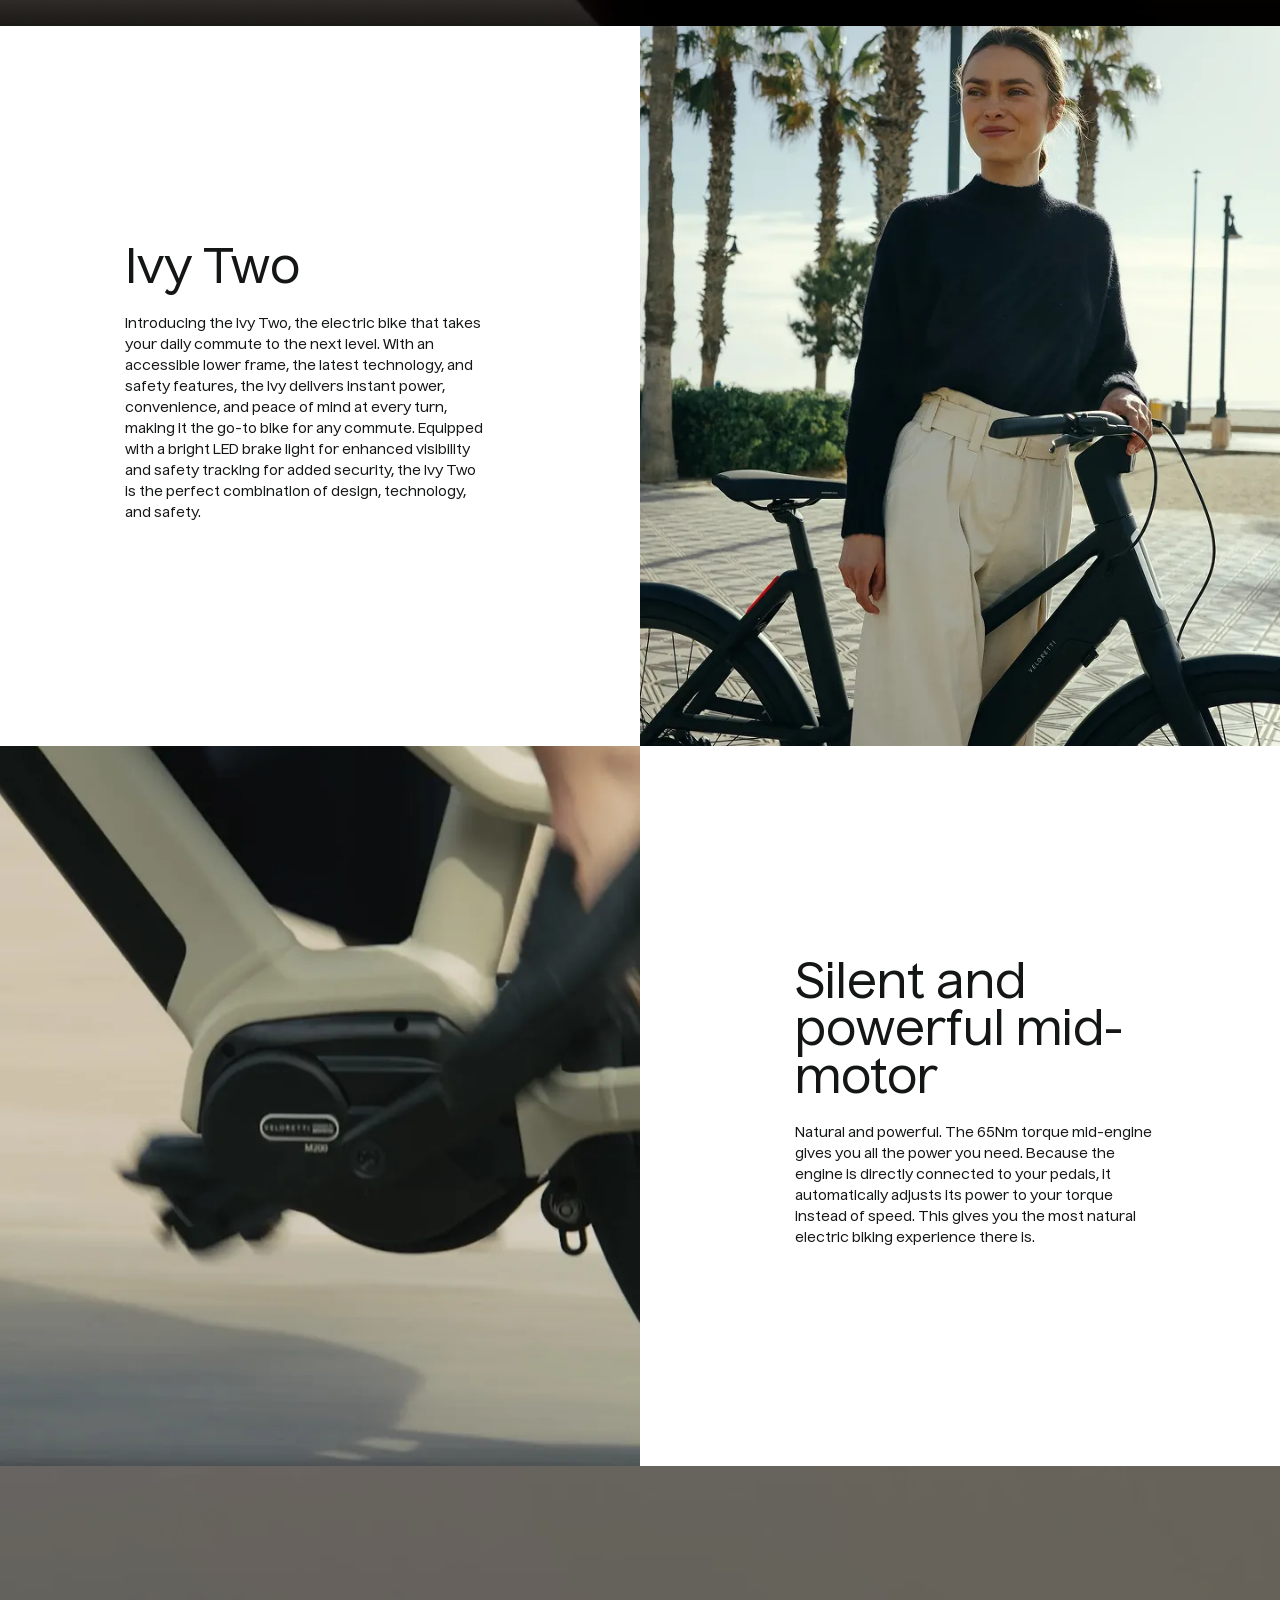
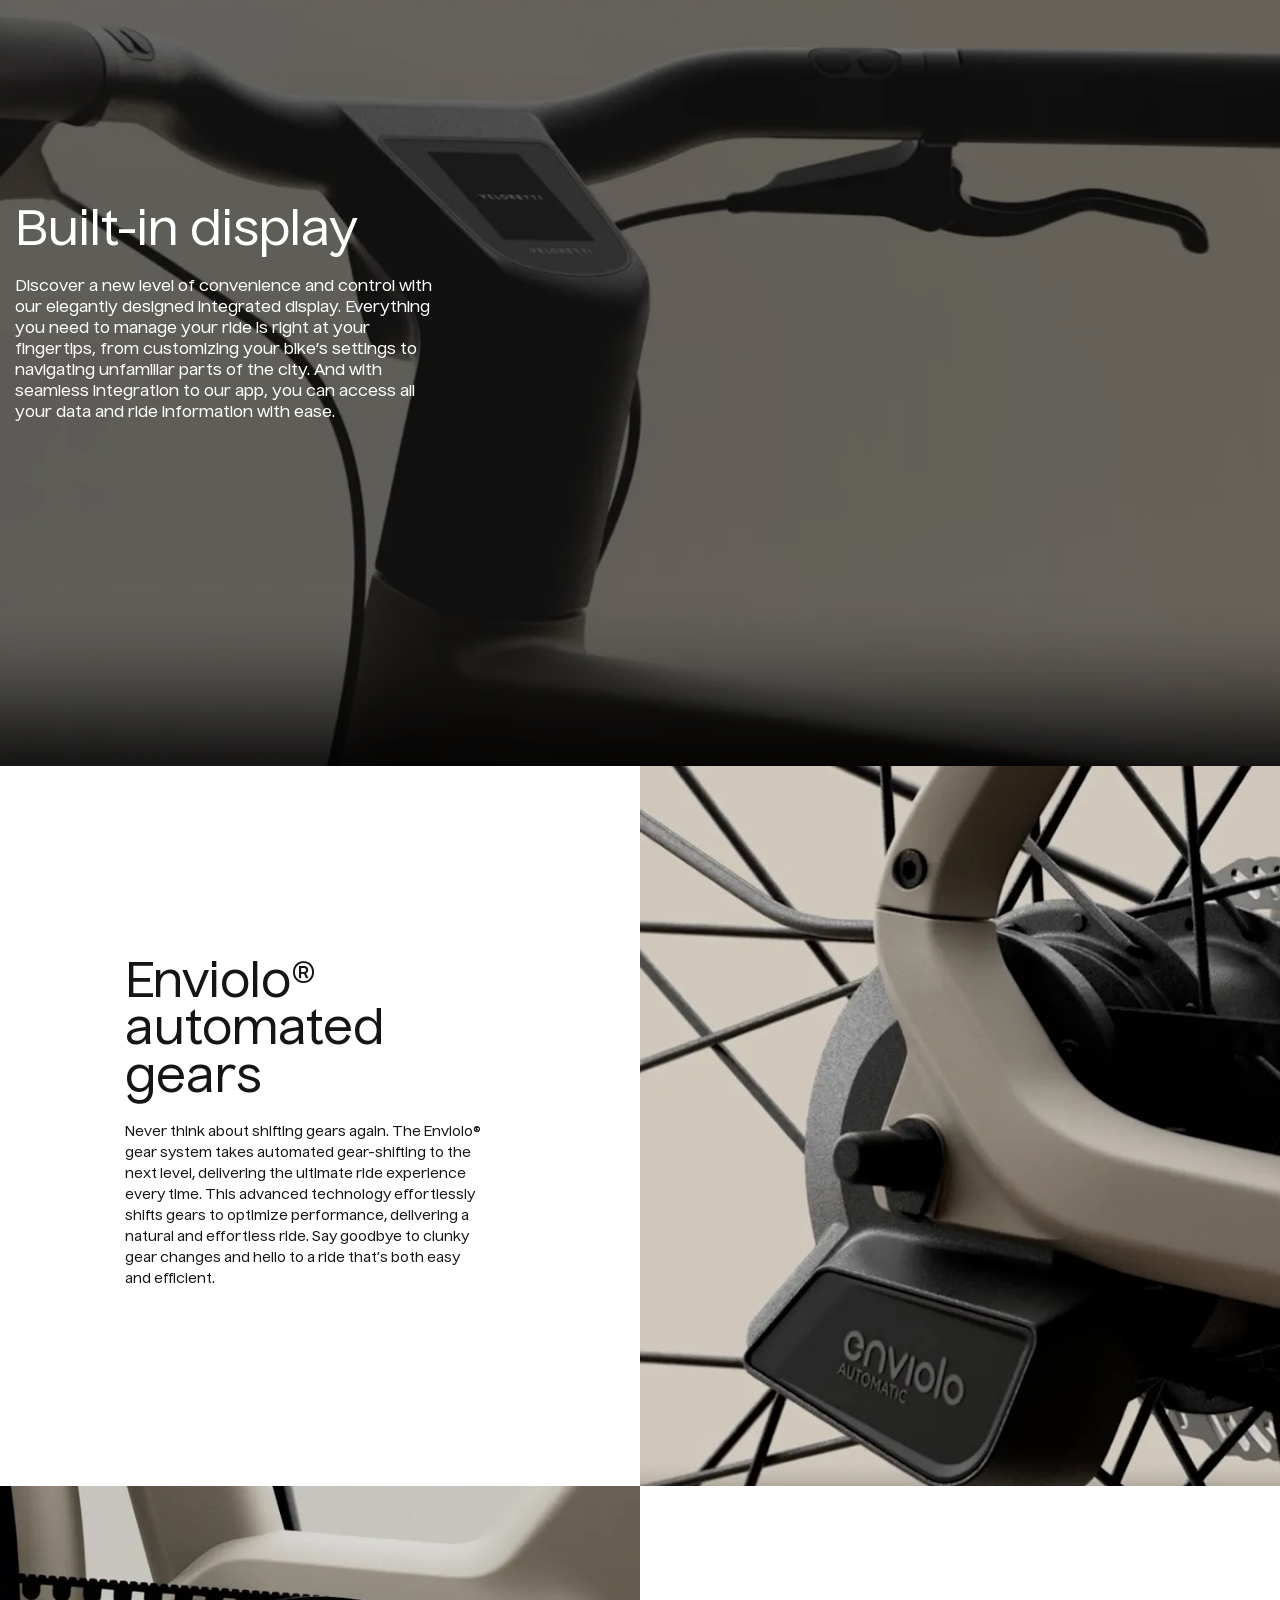
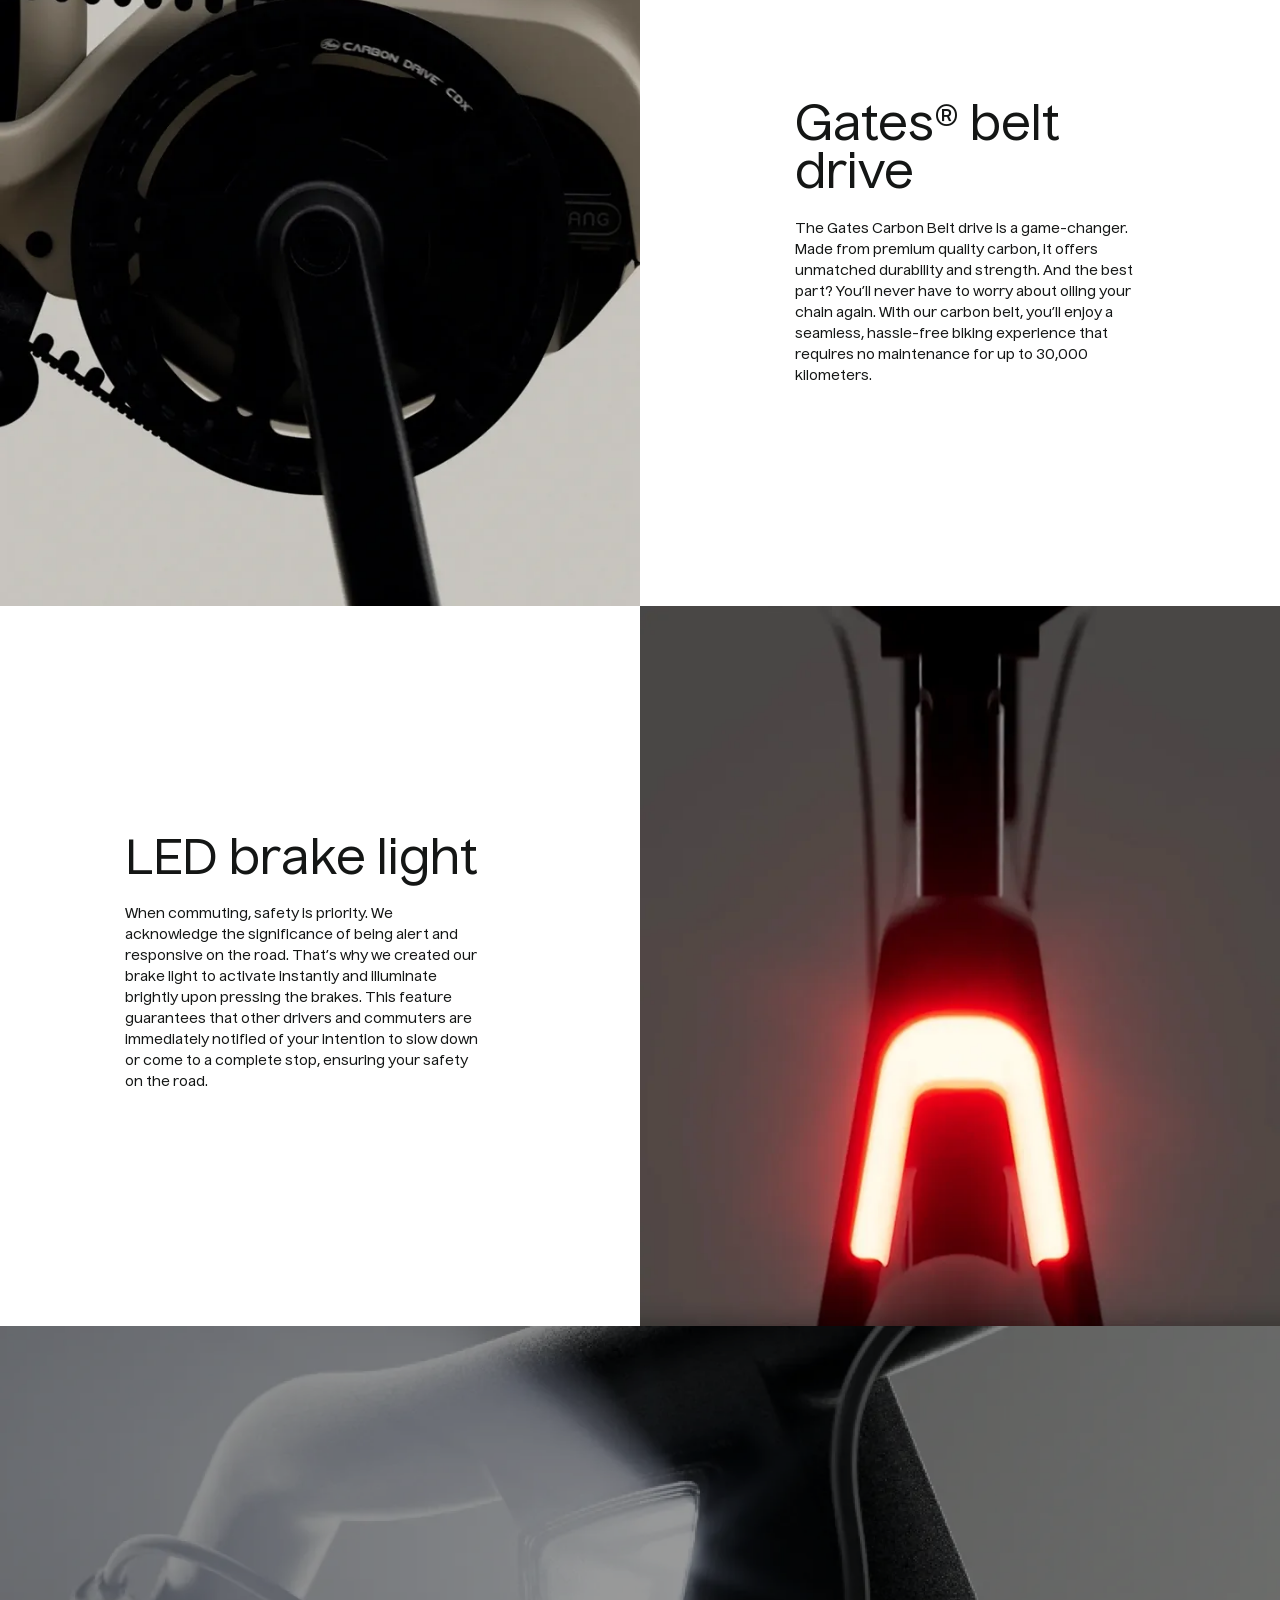
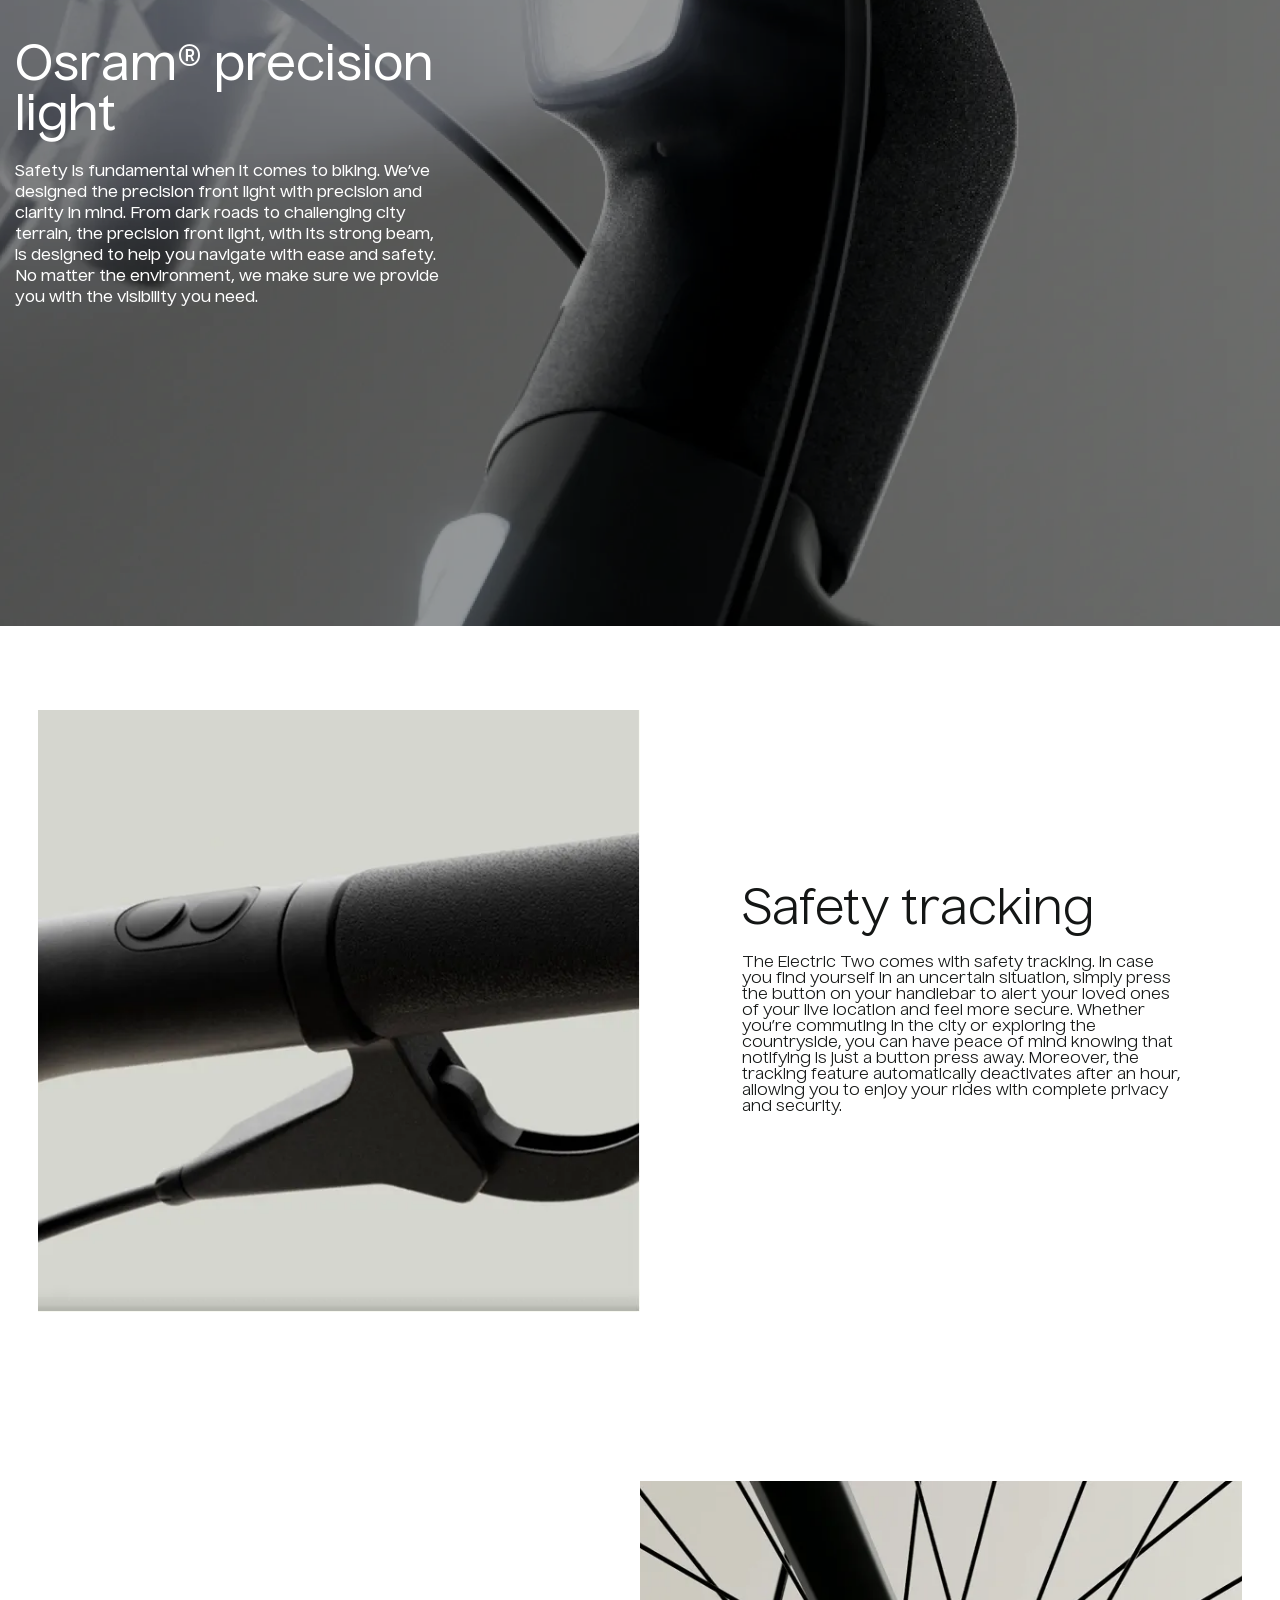
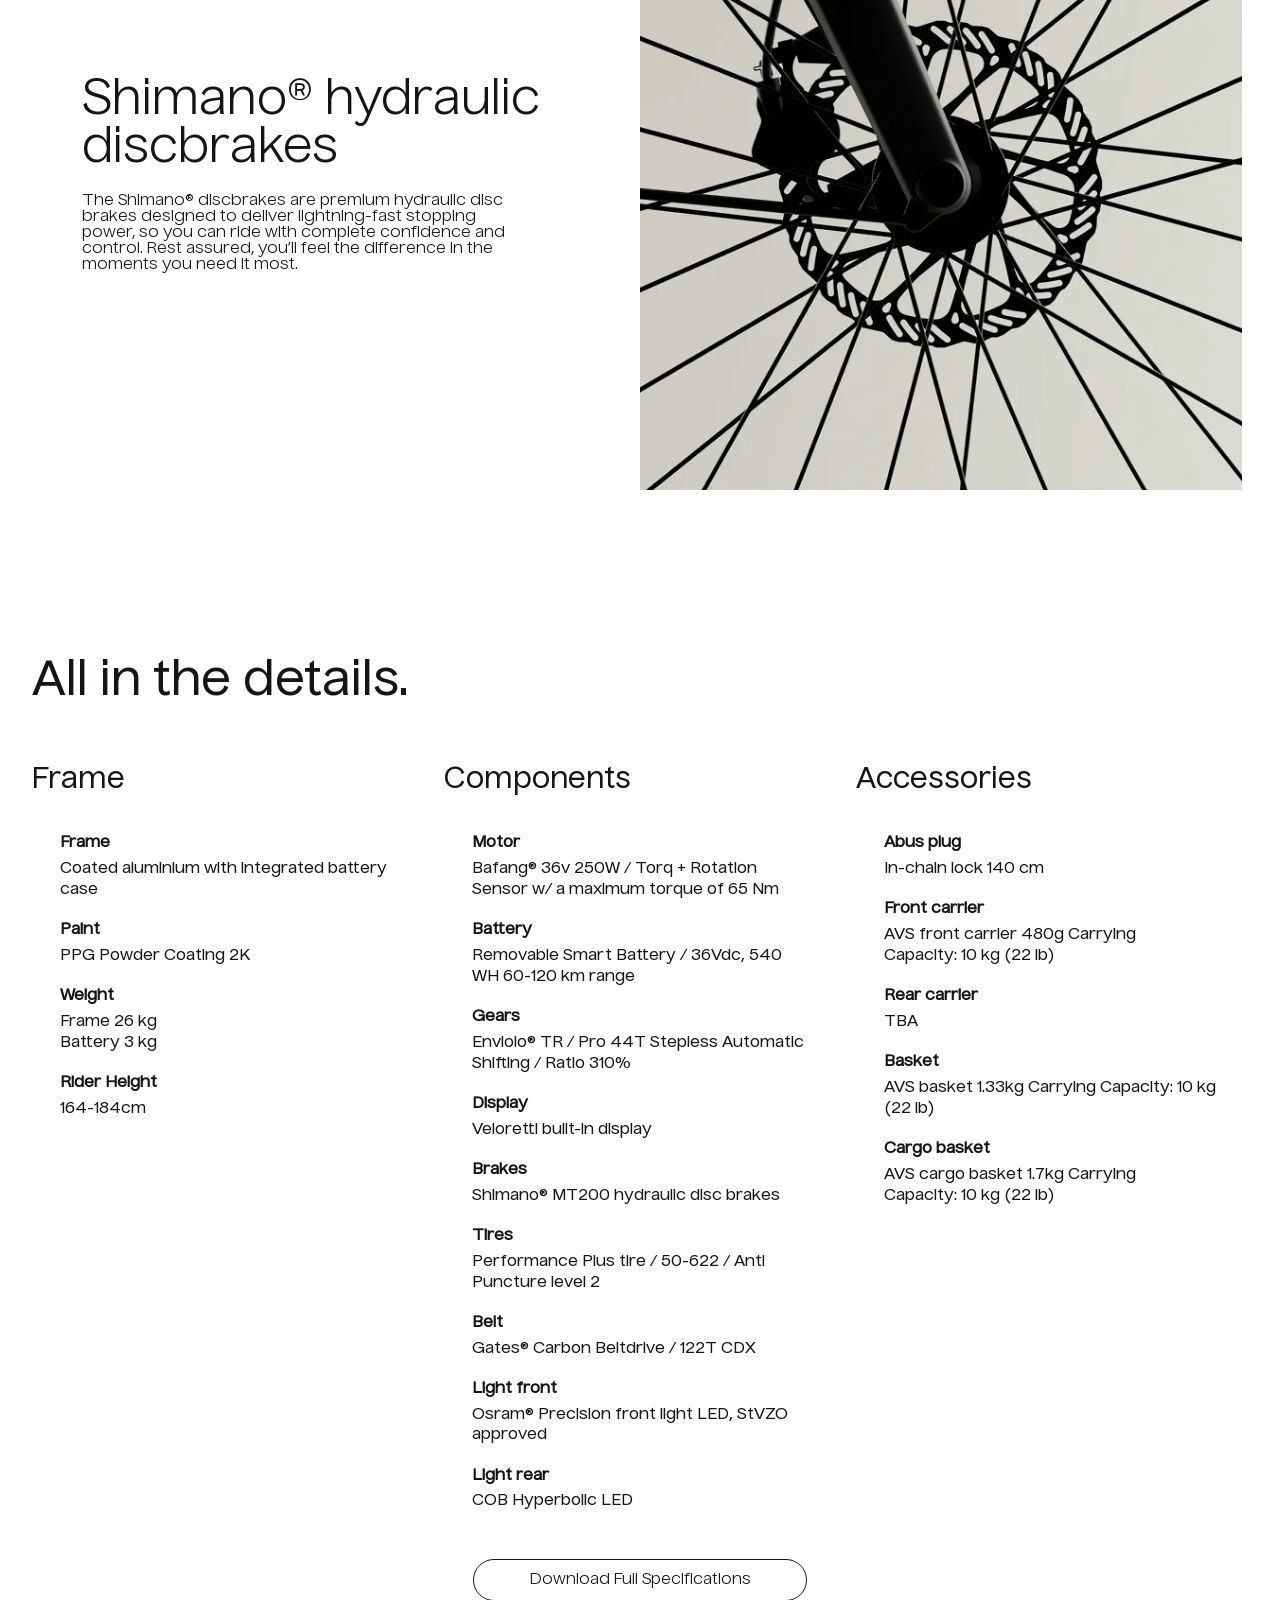
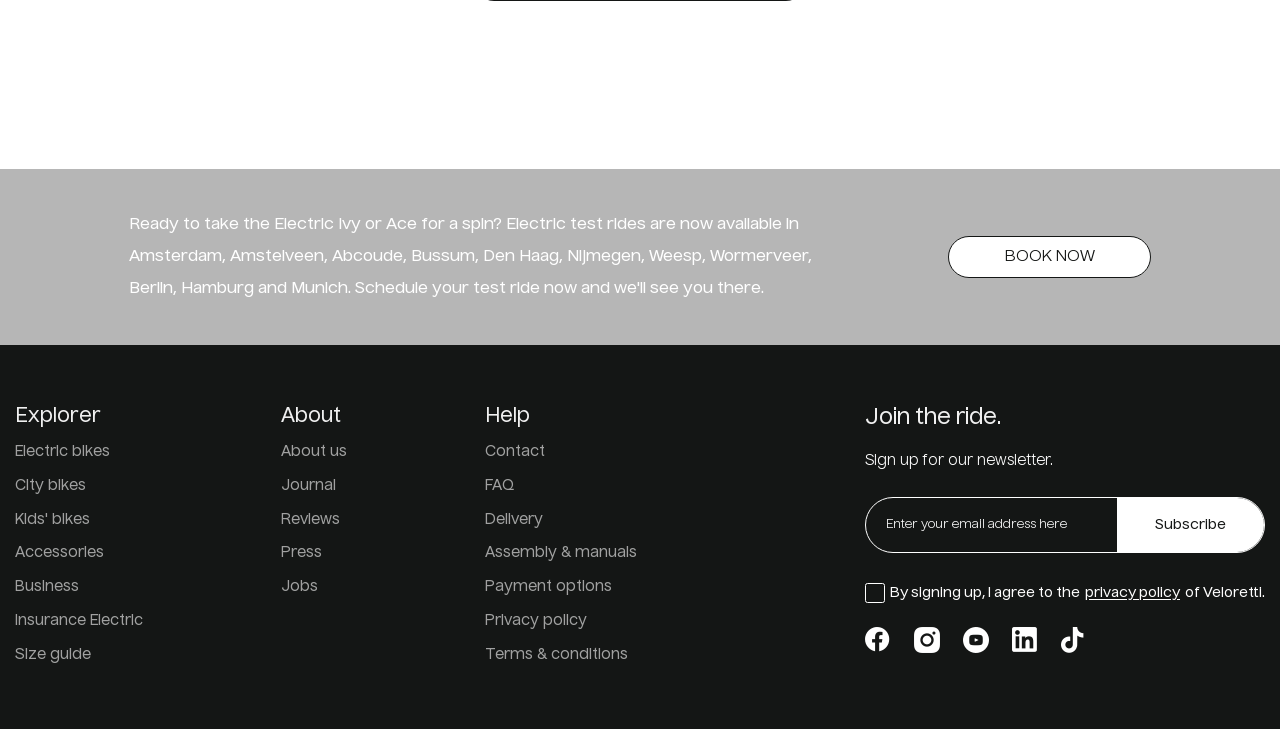
<file: product.html>
<!doctype html>
<html lang="en" data-fls-lenis="">
	<head>
		<meta charset="UTF-8">
		<meta name="viewport" content="width=device-width, initial-scale=1.0">
		<link rel="preload" href="./assets/fonts/Nuckle-Regular.woff2" as="font" type="font/woff2" crossorigin="anonymous">
		<link rel="preload" href="./assets/fonts/Nuckle-Medium.woff2" as="font" type="font/woff2" crossorigin="anonymous">
		<meta name="keywords" content="veloretti, electric ace two, electric bike, e-bike, amsterdam">
		<meta name="description" content="The iconic Veloretti Electric Ace Two — a timeless electric bike with modern technology, designed in Amsterdam.">
		<title>Electric Ace Two — Veloretti</title>
		<meta name="robots" content="index, follow">
		<meta name="theme-color" content="#141615">
		<meta property="og:type" content="website">
		<meta property="og:site_name" content="Veloretti">
		<meta property="og:locale" content="en_US">
		<meta property="og:title" content="Electric Ace Two — Veloretti">
		<meta property="og:description" content="The iconic Veloretti Electric Ace Two — a timeless electric bike with modern technology, designed in Amsterdam.">
		<meta property="og:image" content="assets/img/products/product-page/product01.webp">
		<meta name="twitter:card" content="summary_large_image">
		<meta name="twitter:title" content="Electric Ace Two — Veloretti">
		<meta name="twitter:description" content="The iconic Veloretti Electric Ace Two — a timeless electric bike with modern technology, designed in Amsterdam.">
		<meta name="twitter:image" content="assets/img/products/product-page/product01.webp">
		<script type="module" crossorigin="" src="./js/product.min.js?v=1786635911898"></script>
		<link rel="modulepreload" crossorigin="" href="./js/main.min.js?v=1786635911898">
		<link rel="modulepreload" crossorigin="" href="./js/pagination.min.js?v=1786635911898">
		<link rel="stylesheet" crossorigin="" href="./css/main.min.css?v=1786635911898">
		<link rel="stylesheet" crossorigin="" href="./css/product.min.css?v=1786635911898">
		<link rel="stylesheet" crossorigin="" href="./css/sectionbg.min.css?v=1786635911898">
	</head>
	<body>
		<div class="wrapper">
			<header data-fls-header="" class="header">
				<div class="header__container">
					<a href="index.html" class="header__logo" aria-label="Veloretti">VELORETTI</a>
					<div class="header__menu menu">
						<button type="button" data-fls-menu="" class="menu__icon icon-menu">
							<span></span>
						</button>
						<nav class="menu__body">
							<ul class="menu__list">
								<li class="menu__item">
									<a href="products.html" class="menu__link">Electric</a>
								</li>
								<li class="menu__item">
									<a href="cities.html" class="menu__link">City</a>
								</li>
								<li class="menu__item">
									<a href="about.html" class="menu__link">About</a>
								</li>
							</ul>
						</nav>
					</div>
					<div class="header__actions">
						<div class="header__lang">
							<select class="header__lang-select" aria-label="Language">
								<option value="en" selected>EN</option>
								<option value="ua">UA</option>
							</select>
						</div>
						<button type="button" class="header__icon" aria-label="Account">
							<svg width="25" height="25" viewbox="0 0 22 16" fill="none" xmlns="http://www.w3.org/2000/svg" aria-hidden="true">
								<path d="M11 1.15C12.7122 1.15 14.1 2.5378 14.1 4.25C14.1 5.9622 12.7122 7.35 11 7.35C9.2878 7.35 7.9 5.9622 7.9 4.25C7.9 2.5378 9.2878 1.15 11 1.15Z" stroke="currentColor" stroke-width="1.2" stroke-linecap="round" stroke-linejoin="round"></path>
								<path d="M11 8.85C13.1 8.85 14.9 10.15 15.8 12.05C16.1 12.65 15.6 13.85 15 13.85L7 13.85C6.4 13.85 5.9 12.65 6.2 12.05C7.1 10.15 8.9 8.85 11 8.85Z" stroke="currentColor" stroke-width="1.2" stroke-linecap="round" stroke-linejoin="round"></path>
							</svg>
						</button>
						<button type="button" class="header__icon" aria-label="Cart">
							<svg width="25" height="25" viewbox="0 0 22 16" fill="none" xmlns="http://www.w3.org/2000/svg" aria-hidden="true">
								<path d="M7.83447 4.77447V4.1278C7.83447 2.6278 9.04141 1.15447 10.5418 1.01447C12.3289 0.841136 13.8358 2.2478 13.8358 4.00114V4.92114" stroke="currentColor" stroke-width="1.2" stroke-miterlimit="10" stroke-linecap="round" stroke-linejoin="round"></path>
								<path d="M8.83474 14.2542H12.8356C15.5162 14.2542 15.9963 13.1809 16.1364 11.8742L16.6365 7.87424C16.8165 6.24756 16.3498 4.9209 13.5025 4.9209H8.16793C5.32061 4.9209 4.85384 6.24756 5.03388 7.87424L5.53399 11.8742C5.67402 13.1809 6.15413 14.2542 8.83474 14.2542Z" stroke="currentColor" stroke-width="1.2" stroke-miterlimit="10" stroke-linecap="round" stroke-linejoin="round"></path>
								<path d="M12.7476 8.00049H12.7536" stroke="currentColor" stroke-width="1.6" stroke-linecap="round" stroke-linejoin="round"></path>
								<path d="M8.12402 8.00049H8.13002" stroke="currentColor" stroke-width="1.6" stroke-linecap="round" stroke-linejoin="round"></path>
							</svg>
						</button>
					</div>
				</div>
			</header>
			<main class="page">
				<div data-fls-product="" class="product-page product">
					<section class="product-showcase showcase" aria-label="Product showcase">
						<div class="showcase__inner">
							<div data-fls-slider-product="" class="showcase__slider swiper" role="region" aria-roledescription="carousel" aria-label="Product images">
								<div class="showcase__wrapper swiper-wrapper">
									<div class="showcase__slide swiper-slide" role="group" aria-roledescription="slide">
										<picture>
											<source media="(max-width: 600px)" srcset="./assets/img/products/product-page/product-slider-600.webp" type="image/webp">
											<img alt="" src="./assets/img/products/product-page/product-slider.webp">
										</picture>
									</div>
									<div class="showcase__slide swiper-slide" role="group" aria-roledescription="slide">
										<picture>
											<source media="(max-width: 600px)" srcset="./assets/img/products/product-page/product-slider-600.webp" type="image/webp">
											<img alt="" src="./assets/img/products/product-page/product-slider.webp">
										</picture>
									</div>
								</div>
								<div class="showcase__arrows">
									<button type="button" class="showcase__arrow showcase__arrow--prev swiper-button-prev" aria-label="Previous"></button>
									<button type="button" class="showcase__arrow showcase__arrow--next swiper-button-next" aria-label="Next"></button>
								</div>
								<div class="showcase__pagination swiper-pagination"></div>
							</div>
							<div class="showcase__body body-showcase">
								<div class="body-showcase__header">
									<h1 class="body-showcase__title">
										Electric Ivy
										<span class="body-showcase__subtitle">Two</span>
									</h1>
									<p class="body-showcase__price">€3.299</p>
								</div>
								<div class="body-showcase__radio">
									<label class="body-showcase__bike">
										<input type="radio" name="showcase-bike" class="body-showcase__bike-input" checked aria-label="Electric Ace Two">
										<span class="body-showcase__bike-image">
											<picture>
												<img alt="Electric Ace Two" src="./assets/img/products/product-page/product-radio01.webp">
											</picture>
										</span>
										<span class="body-showcase__bike-label">
											<span class="body-showcase__bike-name">Electric Ace</span>
											<span class="body-showcase__bike-subname">Two</span>
										</span>
									</label>
									<label class="body-showcase__bike">
										<input type="radio" name="showcase-bike" class="body-showcase__bike-input" aria-label="Electric Ivy Two">
										<span class="body-showcase__bike-image">
											<picture>
												<img alt="Electric Ivy Two" src="./assets/img/products/product-page/product-radio02.webp">
											</picture>
										</span>
										<span class="body-showcase__bike-label">
											<span class="body-showcase__bike-name">Electric Ivy</span>
											<span class="body-showcase__bike-subname">Two</span>
										</span>
									</label>
								</div>
								<div class="body-showcase__colors colors-body">
									<span class="colors-body__color-name">Ivy Two Matte Black</span>
									<div class="colors-body__wrapper">
										<label class="colors-body__color">
											<input type="radio" name="showcase-color" class="colors-body__color-input" checked aria-label="Matte Black" data-color-name="Matte Black">
											<span class="colors-body__color-swatch colors-body__color-swatch--black"></span>
										</label>
										<label class="colors-body__color">
											<input type="radio" name="showcase-color" class="colors-body__color-input" aria-label="Heavy Metal" data-color-name="Heavy Metal">
											<span class="colors-body__color-swatch colors-body__color-swatch--metal"></span>
										</label>
										<label class="colors-body__color">
											<input type="radio" name="showcase-color" class="colors-body__color-input" aria-label="Moon Mist" data-color-name="Moon Mist">
											<span class="colors-body__color-swatch colors-body__color-swatch--moon"></span>
										</label>
										<label class="colors-body__color">
											<input type="radio" name="showcase-color" class="colors-body__color-input" aria-label="Parchment" data-color-name="Parchment">
											<span class="colors-body__color-swatch colors-body__color-swatch--parchment"></span>
										</label>
									</div>
								</div>
								<div class="body-showcase__content">
									<a href="#" class="body-showcase__link-payment">
										<span>3 interest-free payments with</span>
										Klarna
									</a>
									<div class="body-showcase__text">
										<p>
											The Ivy Two is a step-through frame electric bike combining design, advanced
							technology, and safety features. Rider height: between 164 and 184cm.
										</p>
									</div>
									<a href="#" data-fls-scrollto-top="200" data-fls-scrollto="#details" class="body-showcase__specification">Scroll to Specifications</a>
									<button class="body-showcase__button">Customise now</button>
								</div>
								<div class="body-showcase__bottom">
									<div class="body-showcase__shipping">
										<p>Shipping to the Netherlands, Belgium & Germany only.</p>
									</div>
									<div class="body-showcase__delivery">Delivery time: 5-15 business days</div>
								</div>
							</div>
						</div>
					</section>
					<section data-fls-sectionbg="" data-fls-watcher="" data-fls-watcher-once="" data-fls-watcher-threshold="0.3" class="sectionbg product-page__sectionbg">
						<div class="sectionbg__container">
							<div class="sectionbg__content">
								<h2 class="sectionbg__title">Removable long-range battery</h2>
								<div class="sectionbg__text">
									<p>
										Discover a new level of convenience and control with our elegantly designed integrated display. Everything you need to manage your ride is right at your fingertips, from customizing your bike’s settings to navigating unfamiliar parts of the city. And with seamless integration to our app, you can access all your data and ride information with ease.
									</p>
								</div>
							</div>
						</div>
						<div class="sectionbg__bg" aria-hidden="true">
							<picture>
								<source media="(max-width: 600px)" srcset="./assets/img/products/product-page/productbg01-600.webp" type="image/webp">
								<source media="(max-width: 1200px)" srcset="./assets/img/products/product-page/productbg01-1200.webp" type="image/webp">
								<img alt="" src="./assets/img/products/product-page/productbg01.webp">
							</picture>
						</div>
					</section>
					<section class="product-page__cards">
						<div data-fls-productcard="" data-fls-watcher="" data-fls-watcher-once="" data-fls-watcher-threshold="0.3" class="card-product">
							<div class="card-product__item">
								<div class="card-product__content">
									<h2 class="card-product__title">Ivy Two</h2>
									<div class="card-product__text">
										<p>
											Introducing the Ivy Two, the electric bike that takes your daily commute to the next level. With an accessible lower frame, the latest technology, and safety features, the Ivy delivers instant power, convenience, and peace of mind at every turn, making it the go-to bike for any commute. Equipped with a bright LED brake light for enhanced visibility and safety tracking for added security, the Ivy Two is the perfect combination of design, technology, and safety.
										</p>
									</div>
								</div>
								<div class="card-product__media">
									<picture>
										<source media="(max-width: 600px)" srcset="./assets/img/products/product-page/product01-600.webp" type="image/webp">
										<img alt="" src="./assets/img/products/product-page/product01.webp">
									</picture>
								</div>
							</div>
						</div>
						<div data-fls-productcard="" data-fls-watcher="" data-fls-watcher-once="" data-fls-watcher-threshold="0.3" class="card-product">
							<div class="card-product__item card-product__item--reverse">
								<div class="card-product__content">
									<h2 class="card-product__title">Silent and powerful mid- motor</h2>
									<div class="card-product__text">
										<p>
											Natural and powerful. The 65Nm torque mid-engine gives you all the power you need. Because the engine is directly connected to your pedals, it automatically adjusts its power to your torque instead of speed. This gives you the most natural electric biking experience there is.
										</p>
									</div>
								</div>
								<div class="card-product__media">
									<picture>
										<source media="(max-width: 600px)" srcset="./assets/img/products/product-page/product02-600.webp" type="image/webp">
										<img alt="" src="./assets/img/products/product-page/product02.webp">
									</picture>
								</div>
							</div>
						</div>
					</section>
					<section data-fls-sectionbg="" data-fls-watcher="" data-fls-watcher-once="" data-fls-watcher-threshold="0.3" class="sectionbg product-page__sectionbg">
						<div class="sectionbg__container">
							<div class="sectionbg__content">
								<h2 class="sectionbg__title">Built-in display</h2>
								<div class="sectionbg__text">
									<p>
										Discover a new level of convenience and control with our elegantly designed integrated display. Everything you need to manage your ride is right at your fingertips, from customizing your bike’s settings to navigating unfamiliar parts of the city. And with seamless integration to our app, you can access all your data and ride information with ease.
									</p>
								</div>
							</div>
						</div>
						<div class="sectionbg__bg" aria-hidden="true">
							<picture>
								<source media="(max-width: 600px)" srcset="./assets/img/products/product-page/productbg02-600.webp" type="image/webp">
								<source media="(max-width: 1200px)" srcset="./assets/img/products/product-page/productbg02-1200.webp" type="image/webp">
								<img alt="" src="./assets/img/products/product-page/productbg02.webp">
							</picture>
						</div>
					</section>
					<section class="product-page__cards">
						<div data-fls-productcard="" data-fls-watcher="" data-fls-watcher-once="" data-fls-watcher-threshold="0.3" class="card-product">
							<div class="card-product__item">
								<div class="card-product__content">
									<h2 class="card-product__title">Enviolo® automated gears</h2>
									<div class="card-product__text">
										<p>
											Never think about shifting gears again. The Enviolo® gear system takes automated gear-shifting to the next level, delivering the ultimate ride experience every time. This advanced technology effortlessly shifts gears to optimize performance, delivering a natural and effortless ride. Say goodbye to clunky gear changes and hello to a ride that’s both easy and efficient.
										</p>
									</div>
								</div>
								<div class="card-product__media">
									<picture>
										<source media="(max-width: 600px)" srcset="./assets/img/products/product-page/product04-600.webp" type="image/webp">
										<img alt="" src="./assets/img/products/product-page/product04.webp">
									</picture>
								</div>
							</div>
						</div>
						<div data-fls-productcard="" data-fls-watcher="" data-fls-watcher-once="" data-fls-watcher-threshold="0.3" class="card-product">
							<div class="card-product__item card-product__item--reverse">
								<div class="card-product__content">
									<h2 class="card-product__title">Gates® belt drive</h2>
									<div class="card-product__text">
										<p>
											The Gates Carbon Belt drive is a game-changer. Made from premium quality carbon, it offers unmatched durability and strength. And the best part? You’ll never have to worry about oiling your chain again. With our carbon belt, you’ll enjoy a seamless, hassle-free biking experience that requires no maintenance for up to 30,000 kilometers.
										</p>
									</div>
								</div>
								<div class="card-product__media">
									<picture>
										<source media="(max-width: 600px)" srcset="./assets/img/products/product-page/product05-600.webp" type="image/webp">
										<img alt="" src="./assets/img/products/product-page/product05.webp">
									</picture>
								</div>
							</div>
						</div>
						<div data-fls-productcard="" data-fls-watcher="" data-fls-watcher-once="" data-fls-watcher-threshold="0.3" class="card-product">
							<div class="card-product__item">
								<div class="card-product__content">
									<h2 class="card-product__title">LED brake light</h2>
									<div class="card-product__text">
										<p>
											When commuting, safety is priority. We acknowledge the significance of being alert and responsive on the road. That’s why we created our brake light to activate instantly and illuminate brightly upon pressing the brakes. This feature guarantees that other drivers and commuters are immediately notified of your intention to slow down or come to a complete stop, ensuring your safety on the road.
										</p>
									</div>
								</div>
								<div class="card-product__media">
									<picture>
										<source media="(max-width: 600px)" srcset="./assets/img/products/product-page/product06-600.webp" type="image/webp">
										<img alt="" src="./assets/img/products/product-page/product06.webp">
									</picture>
								</div>
							</div>
						</div>
					</section>
					<section data-fls-sectionbg="" data-fls-watcher="" data-fls-watcher-once="" data-fls-watcher-threshold="0.3" class="sectionbg product-page__sectionbg">
						<div class="sectionbg__container">
							<div class="sectionbg__content">
								<h2 class="sectionbg__title">Osram® precision light</h2>
								<div class="sectionbg__text">
									<p>
										Safety is fundamental when it comes to biking. We’ve designed the precision front light with precision and clarity in mind. From dark roads to challenging city terrain, the precision front light, with its strong beam, is designed to help you navigate with ease and safety. No matter the environment, we make sure we provide you with the visibility you need.
									</p>
								</div>
							</div>
						</div>
						<div class="sectionbg__bg" aria-hidden="true">
							<picture>
								<source media="(max-width: 600px)" srcset="./assets/img/products/product-page/productbg03-600.webp" type="image/webp">
								<source media="(max-width: 1200px)" srcset="./assets/img/products/product-page/productbg03-1200.webp" type="image/webp">
								<img alt="" src="./assets/img/products/product-page/productbg03.webp">
							</picture>
						</div>
					</section>
					<div data-fls-split="" data-fls-watcher="" data-fls-watcher-once="" data-fls-watcher-threshold="0.3" class="split__wrapper">
						<div class="split__picture">
							<picture>
								<source media="(max-width: 600px)" srcset="./assets/img/products/product-page/product09-600.webp" type="image/webp">
								<img alt="" src="./assets/img/products/product-page/product09.webp">
							</picture>
						</div>
						<div class="split__content content-split">
							<h2 class="content-split__title">Safety tracking</h2>
							<div class="content-split__text">
								<p>
									The Electric Two comes with safety tracking. In case you find yourself in an uncertain situation, simply press the button on your handlebar to alert your loved ones of your live location and feel more secure. Whether you’re commuting in the city or exploring the countryside, you can have peace of mind knowing that notifying is just a button press away. Moreover, the tracking feature automatically deactivates after an hour, allowing you to enjoy your rides with complete privacy and security.
								</p>
							</div>
						</div>
					</div>
					<div data-fls-split="" data-fls-watcher="" data-fls-watcher-once="" data-fls-watcher-threshold="0.3" class="split__wrapper split__wrapper--reverse">
						<div class="split__picture">
							<picture>
								<source media="(max-width: 600px)" srcset="./assets/img/products/product-page/product10-600.webp" type="image/webp">
								<img alt="" src="./assets/img/products/product-page/product10.webp">
							</picture>
						</div>
						<div class="split__content content-split">
							<h2 class="content-split__title">Shimano® hydraulic discbrakes</h2>
							<div class="content-split__text">
								<p>
									The Shimano® discbrakes are premium hydraulic disc brakes designed to deliver lightning-fast stopping power, so you can ride with complete confidence and control. Rest assured, you’ll feel the difference in the moments you need it most.
								</p>
							</div>
						</div>
					</div>
					<section id="details" class="details">
						<div class="details__wrapper" data-fls-watcher="" data-fls-watcher-once="" data-fls-watcher-threshold="0.2">
							<h2 class="details__title">All in the details.</h2>
							<div data-fls-spollers="767" data-fls-spollers-one="" class="details__information information-details" aria-label="Product specifications">
								<details class="information-details__column">
									<summary class="information-detail__title">Frame</summary>
									<div class="information-details__items">
										<div class="information-details__item item-information">
											<h3 class="item-information__label">Frame</h3>
											<div class="item-information__text">
												<p>Coated aluminium with integrated battery case</p>
											</div>
										</div>
										<div class="information-details__item item-information">
											<h3 class="item-information__label">Paint</h3>
											<div class="item-information__text">
												<p>PPG Powder Coating 2K</p>
											</div>
										</div>
										<div class="information-details__item item-information">
											<h3 class="item-information__label">Weight</h3>
											<div class="item-information__text">
												<p>Frame 26 kg</p>
												<p>Battery 3 kg</p>
											</div>
										</div>
										<div class="information-details__item item-information">
											<h3 class="item-information__label">Rider Height</h3>
											<div class="item-information__text">
												<p>164-184cm</p>
											</div>
										</div>
									</div>
								</details>
								<details class="information-details__column">
									<summary class="information-detail__title">Components</summary>
									<div class="information-details__items">
										<div class="information-details__item item-information">
											<h3 class="item-information__label">Motor</h3>
											<div class="item-information__text">
												<p>Bafang® 36v 250W / Torq + Rotation Sensor w/ a maximum torque of 65 Nm</p>
											</div>
										</div>
										<div class="information-details__item item-information">
											<h3 class="item-information__label">Battery</h3>
											<div class="item-information__text">
												<p>Removable Smart Battery / 36Vdc, 540 WH 60-120 km range</p>
											</div>
										</div>
										<div class="information-details__item item-information">
											<h3 class="item-information__label">Gears</h3>
											<div class="item-information__text">
												<p>Enviolo® TR / Pro 44T Stepless Automatic Shifting / Ratio 310%</p>
											</div>
										</div>
										<div class="information-details__item item-information">
											<h3 class="item-information__label">Display</h3>
											<div class="item-information__text">
												<p>Veloretti built-in display</p>
											</div>
										</div>
										<div class="information-details__item item-information">
											<h3 class="item-information__label">Brakes</h3>
											<div class="item-information__text">
												<p>Shimano® MT200 hydraulic disc brakes</p>
											</div>
										</div>
										<div class="information-details__item item-information">
											<h3 class="item-information__label">Tires</h3>
											<div class="item-information__text">
												<p>Performance Plus tire / 50-622 / Anti Puncture level 2</p>
											</div>
										</div>
										<div class="information-details__item item-information">
											<h3 class="item-information__label">Belt</h3>
											<div class="item-information__text">
												<p>Gates® Carbon Beltdrive / 122T CDX</p>
											</div>
										</div>
										<div class="information-details__item item-information">
											<h3 class="item-information__label">Light front</h3>
											<div class="item-information__text">
												<p>Osram® Precision front light LED, StVZO approved</p>
											</div>
										</div>
										<div class="information-details__item item-information">
											<h3 class="item-information__label">Light rear</h3>
											<div class="item-information__text">
												<p>COB Hyperbolic LED</p>
											</div>
										</div>
									</div>
								</details>
								<details class="information-details__column">
									<summary class="information-detail__title">Accessories</summary>
									<div class="information-details__items">
										<div class="information-details__item item-information">
											<h3 class="item-information__label">Abus plug</h3>
											<div class="item-information__text">
												<p>In-chain lock 140 cm</p>
											</div>
										</div>
										<div class="information-details__item item-information">
											<h3 class="item-information__label">Front carrier</h3>
											<div class="item-information__text">
												<p>AVS front carrier 480g Carrying Capacity: 10 kg (22 lb)</p>
											</div>
										</div>
										<div class="information-details__item item-information">
											<h3 class="item-information__label">Rear carrier</h3>
											<div class="item-information__text">
												<p>TBA</p>
											</div>
										</div>
										<div class="information-details__item item-information">
											<h3 class="item-information__label">Basket</h3>
											<div class="item-information__text">
												<p>AVS basket 1.33kg Carrying Capacity: 10 kg (22 lb)</p>
											</div>
										</div>
										<div class="information-details__item item-information">
											<h3 class="item-information__label">Cargo basket</h3>
											<div class="item-information__text">
												<p>AVS cargo basket 1.7kg Carrying Capacity: 10 kg (22 lb)</p>
											</div>
										</div>
									</div>
								</details>
							</div>
							<a href="#" class="details__button button">Download Full Specifications</a>
						</div>
					</section>
				</div>
			</main>
			<footer data-fls-footer="" class="footer">
				<div class="footer__banner banner-footer">
					<div class="banner-footer__text">
						<p>
							Ready to take the Electric Ivy or Ace for a spin? Electric test rides are now available
				in Amsterdam, Amstelveen, Abcoude, Bussum, Den Haag, Nijmegen, Weesp, Wormerveer,
				Berlin, Hamburg and Munich. Schedule your test ride now and we'll see you there.
						</p>
					</div>
					<a data-fls-button="" href="#" class="button">BOOK NOW</a>
				</div>
				<div class="footer__wrapper">
					<div class="footer__container">
						<div data-fls-spollers-one="" data-fls-spollers="992" class="footer__lists">
							<details class="footer__column column-footer">
								<summary class="column-footer__label">Explorer</summary>
								<ul class="column-footer__list">
									<li class="column-footer__item">
										<a href="#" class="column-footer__link">Electric bikes</a>
									</li>
									<li class="column-footer__item">
										<a href="#" class="column-footer__link">City bikes</a>
									</li>
									<li class="column-footer__item">
										<a href="#" class="column-footer__link">Kids' bikes</a>
									</li>
									<li class="column-footer__item">
										<a href="#" class="column-footer__link">Accessories</a>
									</li>
									<li class="column-footer__item">
										<a href="#" class="column-footer__link">Business</a>
									</li>
									<li class="column-footer__item">
										<a href="#" class="column-footer__link">Insurance Electric</a>
									</li>
									<li class="column-footer__item">
										<a href="#" class="column-footer__link">Size guide</a>
									</li>
								</ul>
							</details>
							<details class="footer__column column-footer">
								<summary class="column-footer__label">About</summary>
								<ul class="column-footer__list">
									<li class="column-footer__item">
										<a href="#" class="column-footer__link">About us</a>
									</li>
									<li class="column-footer__item">
										<a href="#" class="column-footer__link">Journal</a>
									</li>
									<li class="column-footer__item">
										<a href="#" class="column-footer__link">Reviews</a>
									</li>
									<li class="column-footer__item">
										<a href="#" class="column-footer__link">Press</a>
									</li>
									<li class="column-footer__item">
										<a href="#" class="column-footer__link">Jobs</a>
									</li>
								</ul>
							</details>
							<details class="footer__column column-footer">
								<summary class="column-footer__label">Help</summary>
								<ul class="column-footer__list">
									<li class="column-footer__item">
										<a href="#" class="column-footer__link">Contact</a>
									</li>
									<li class="column-footer__item">
										<a href="#" class="column-footer__link">FAQ</a>
									</li>
									<li class="column-footer__item">
										<a href="#" class="column-footer__link">Delivery</a>
									</li>
									<li class="column-footer__item">
										<a href="#" class="column-footer__link">Assembly & manuals</a>
									</li>
									<li class="column-footer__item">
										<a href="#" class="column-footer__link">Payment options</a>
									</li>
									<li class="column-footer__item">
										<a href="#" class="column-footer__link">Privacy policy</a>
									</li>
									<li class="column-footer__item">
										<a href="#" class="column-footer__link">Terms & conditions</a>
									</li>
								</ul>
							</details>
						</div>
						<div class="footer__column column-footer">
							<h2 class="column-footer__label column-footer__label--label-form">Join the ride.</h2>
							<h3 class="column-footer__subtitle">Sign up for our newsletter.</h3>
							<form action="#" class="column-footer__form form">
								<div class="form__inputs">
									<input type="email" required placeholder="Enter your email address here" class="form__input">
									<button type="submit" class="form__button">Subscribe</button>
								</div>
								<div class="form__checkbox-wrapper">
									<label data-fls-checkbox="" class="form__checkbox checkbox">
										<input data-error="Error" class="checkbox__input" type="checkbox" value="1" name="form[]" required>
										<span class="checkbox__text">
											By signing up, I agree to the
											<a href="#" class="checkbox__link">privacy policy</a>
											of Veloretti.
										</span>
									</label>
								</div>
							</form>
							<ul class="column-footer__social social">
								<li class="social__item">
									<a href="#" class="social__link social__link--icon-fb"></a>
								</li>
								<li class="social__item">
									<a href="#" class="social__link social__link--icon-inst"></a>
								</li>
								<li class="social__item">
									<a href="#" class="social__link social__link--icon-ytb"></a>
								</li>
								<li class="social__item">
									<a href="#" class="social__link social__link--icon-inn"></a>
								</li>
								<li class="social__item">
									<a href="#" class="social__link social__link--icon-tik-tok"></a>
								</li>
							</ul>
						</div>
					</div>
				</div>
			</footer>
		</div>
	</body>
</html>
</file>
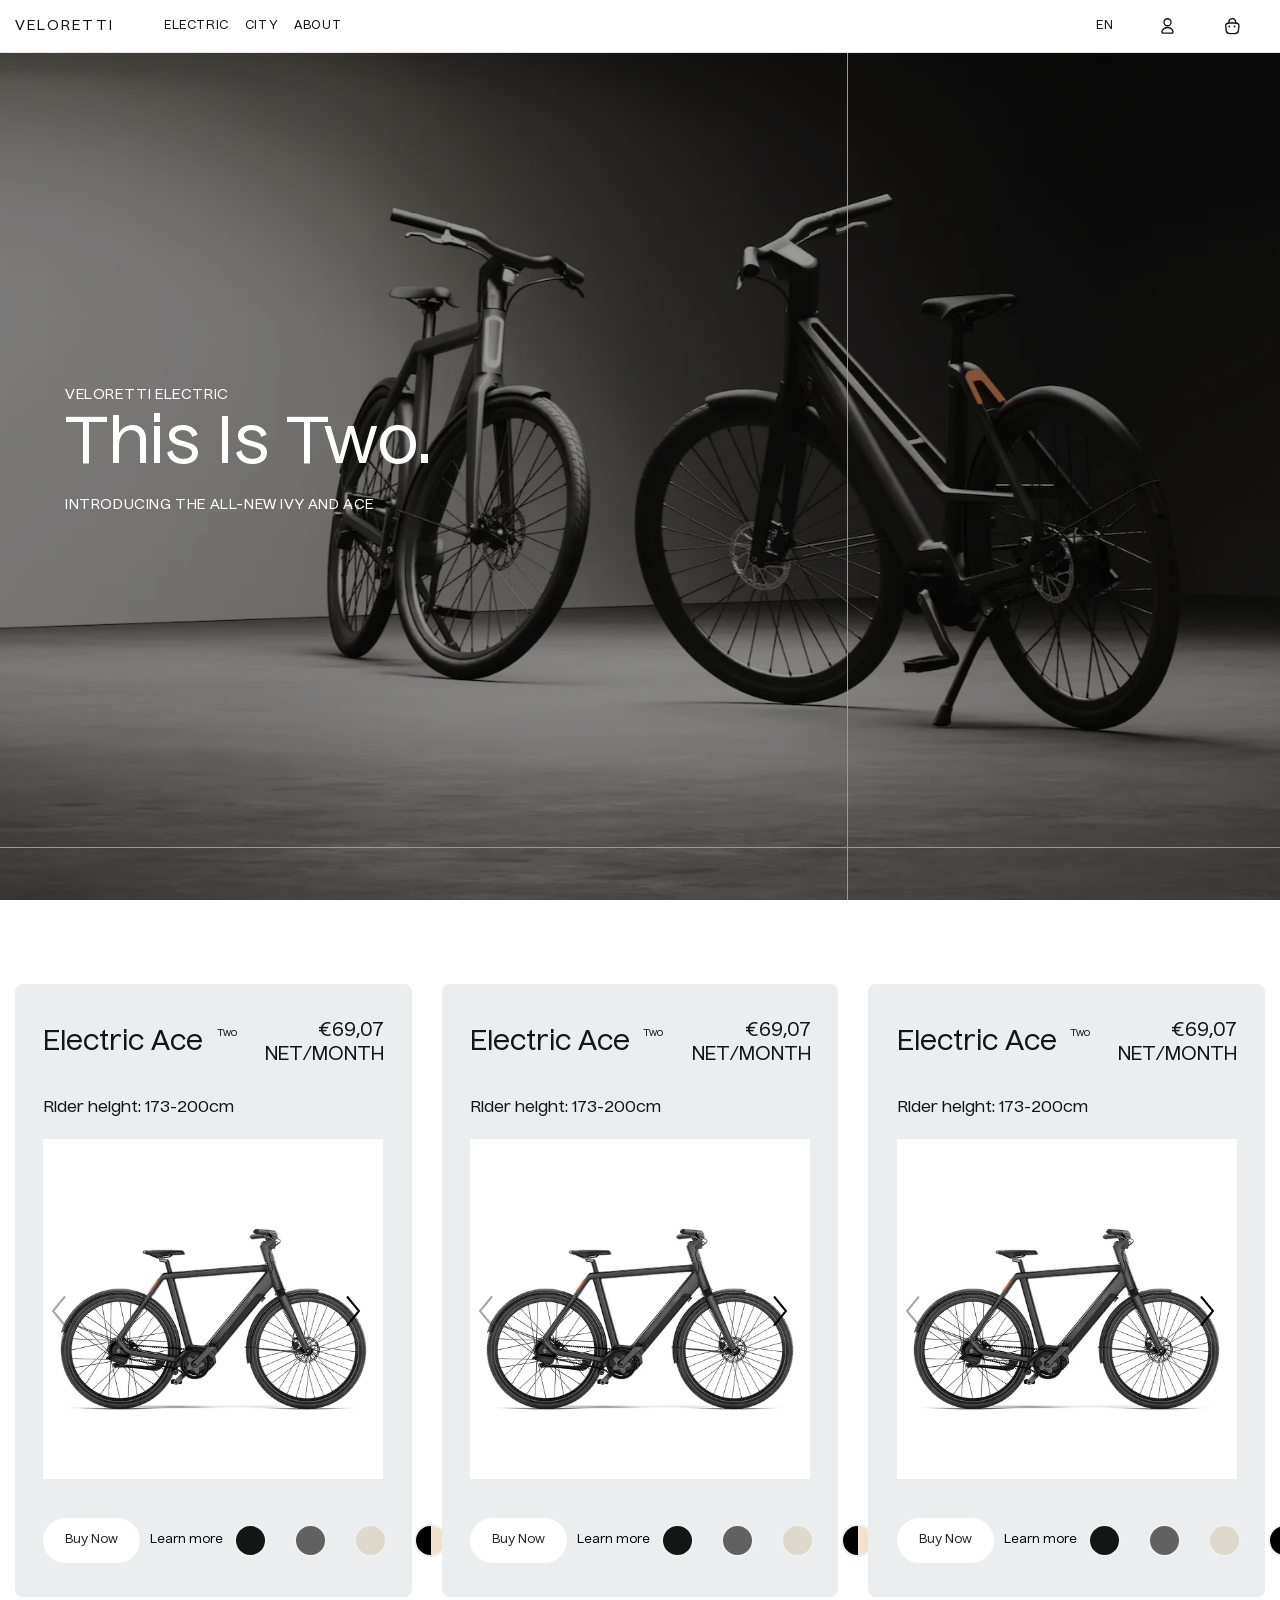
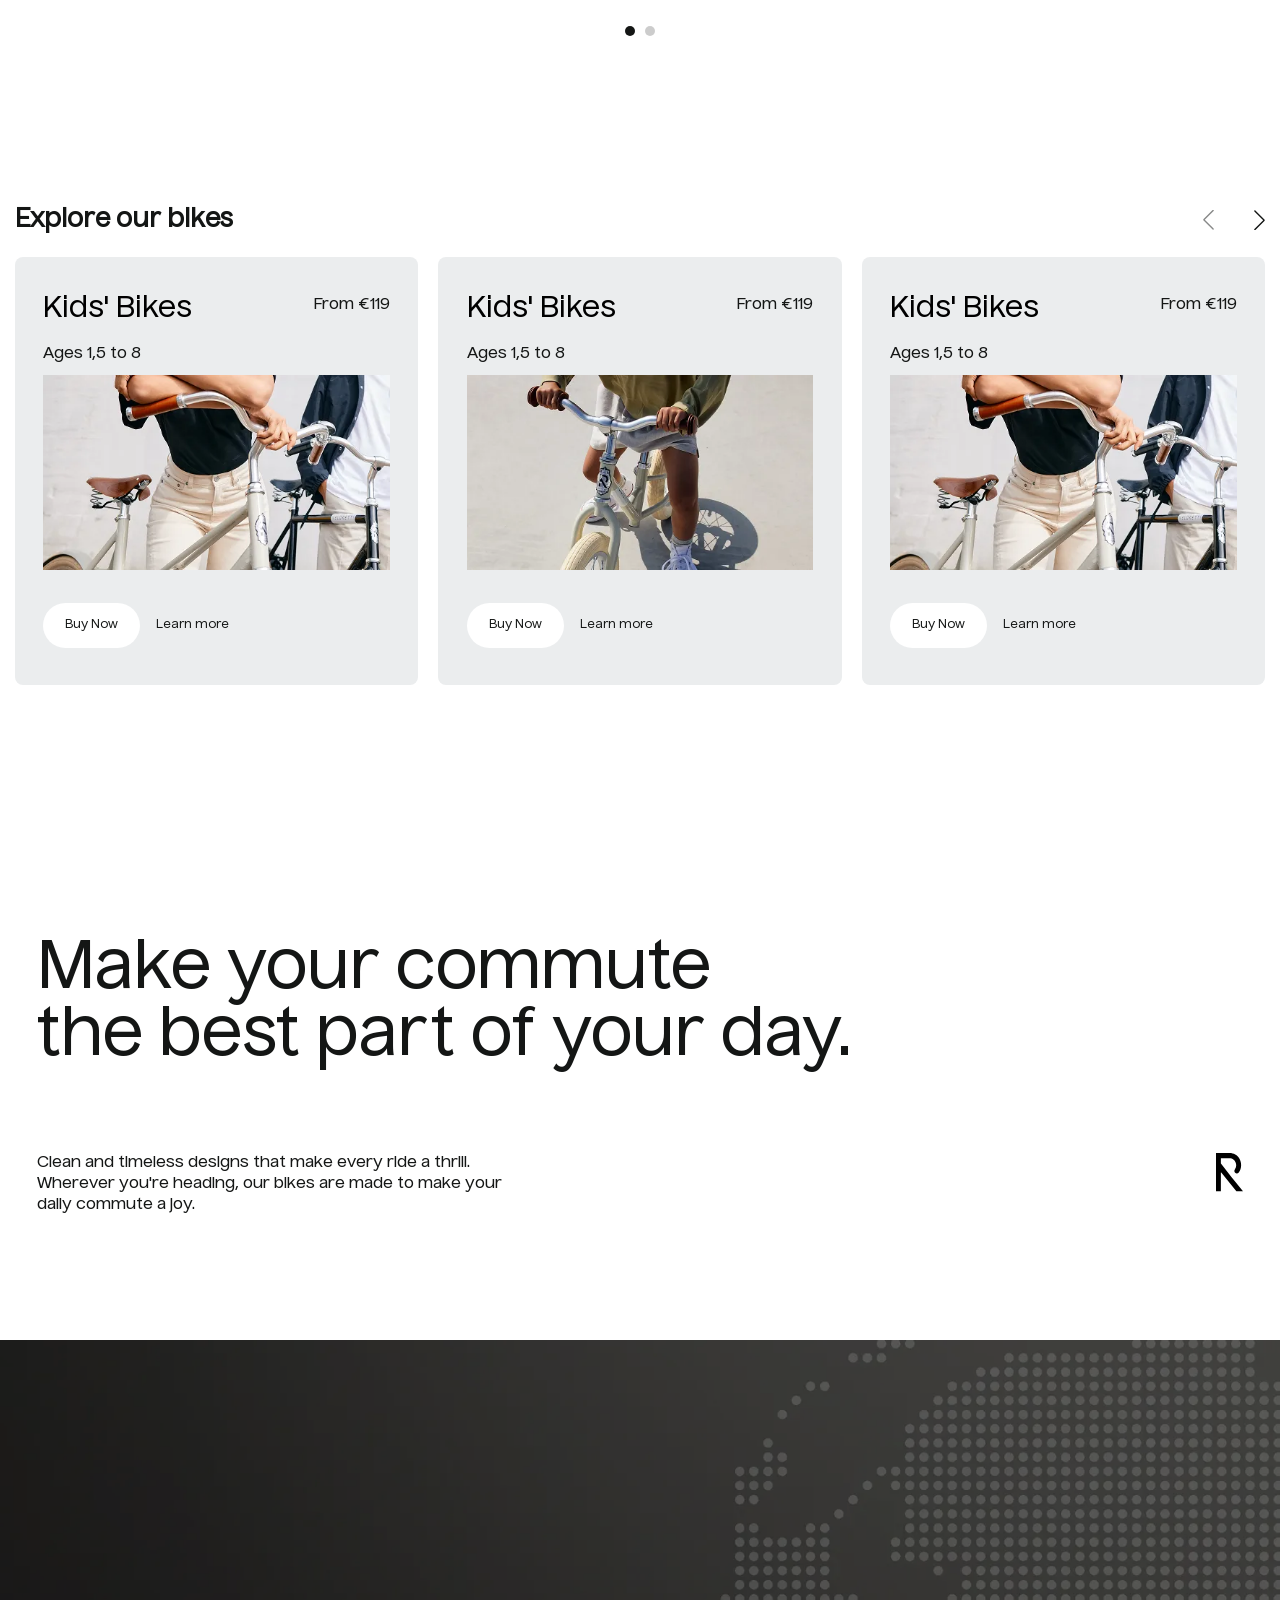
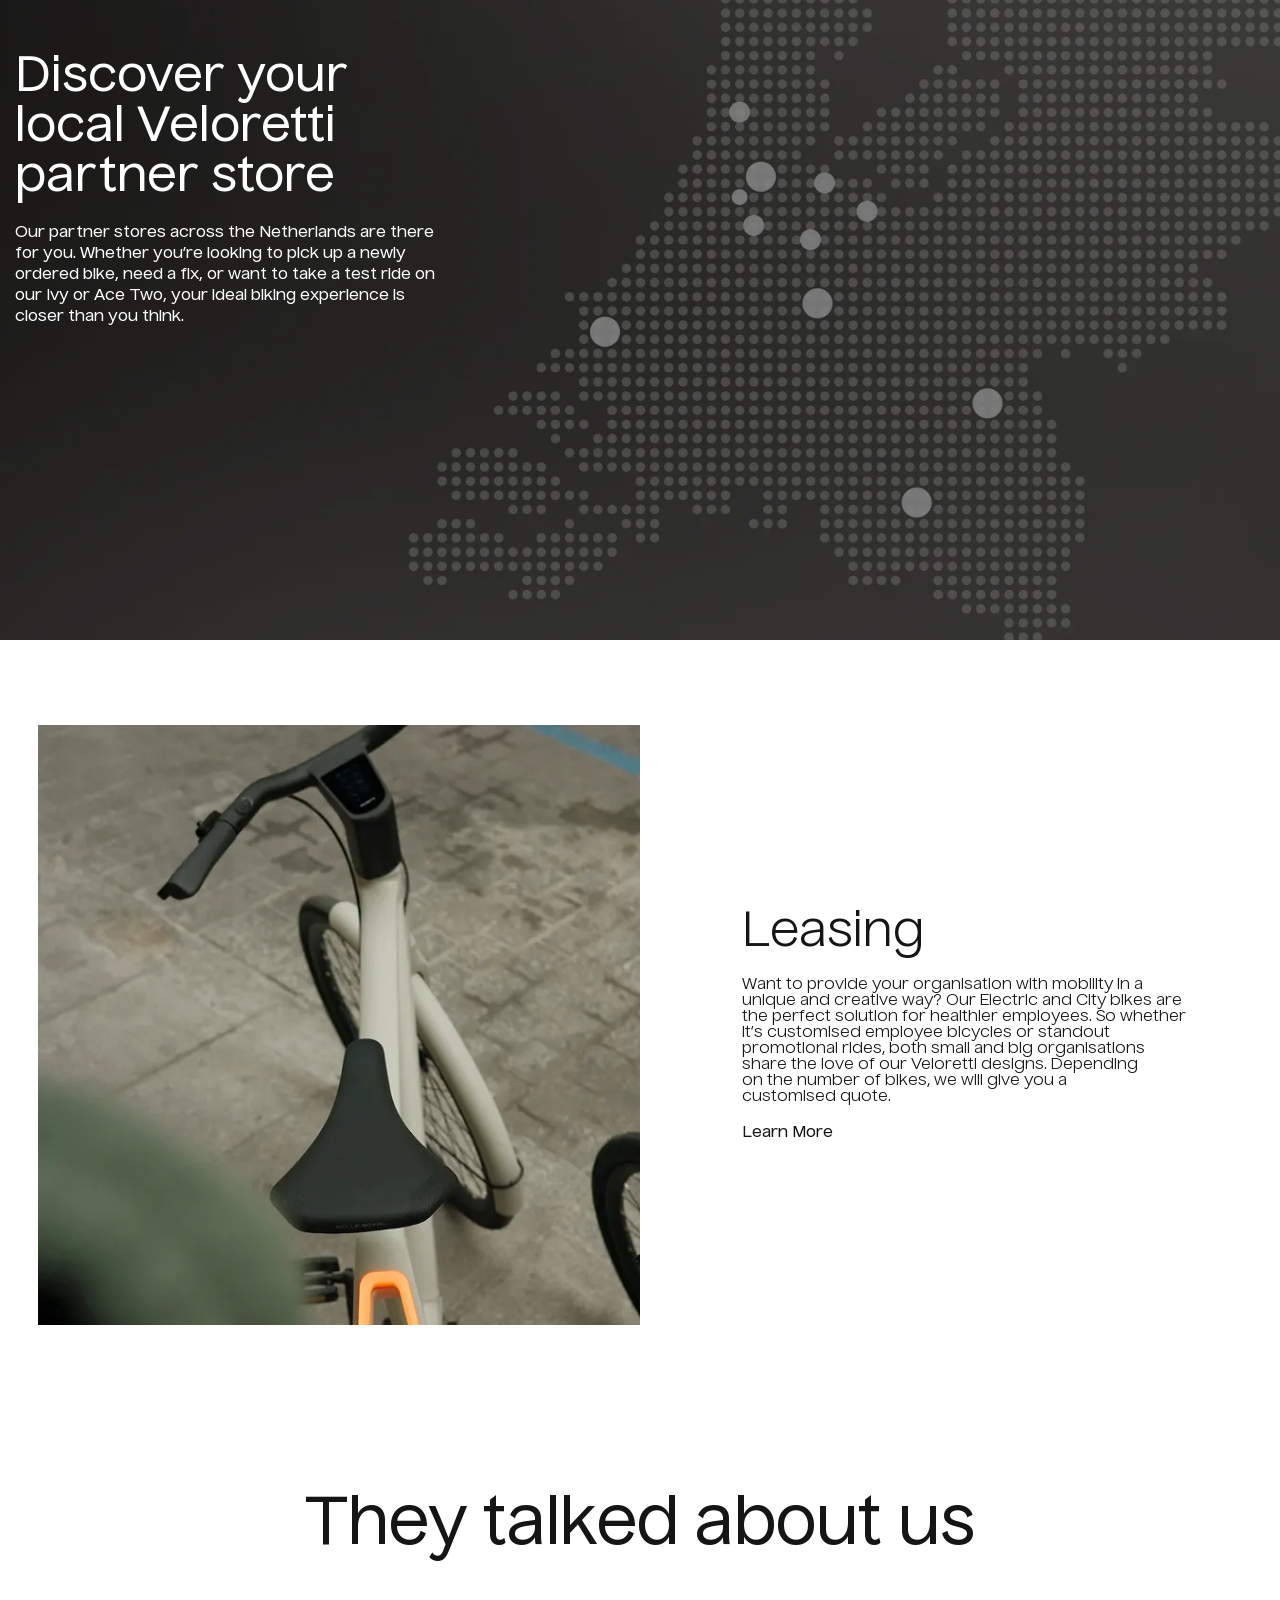
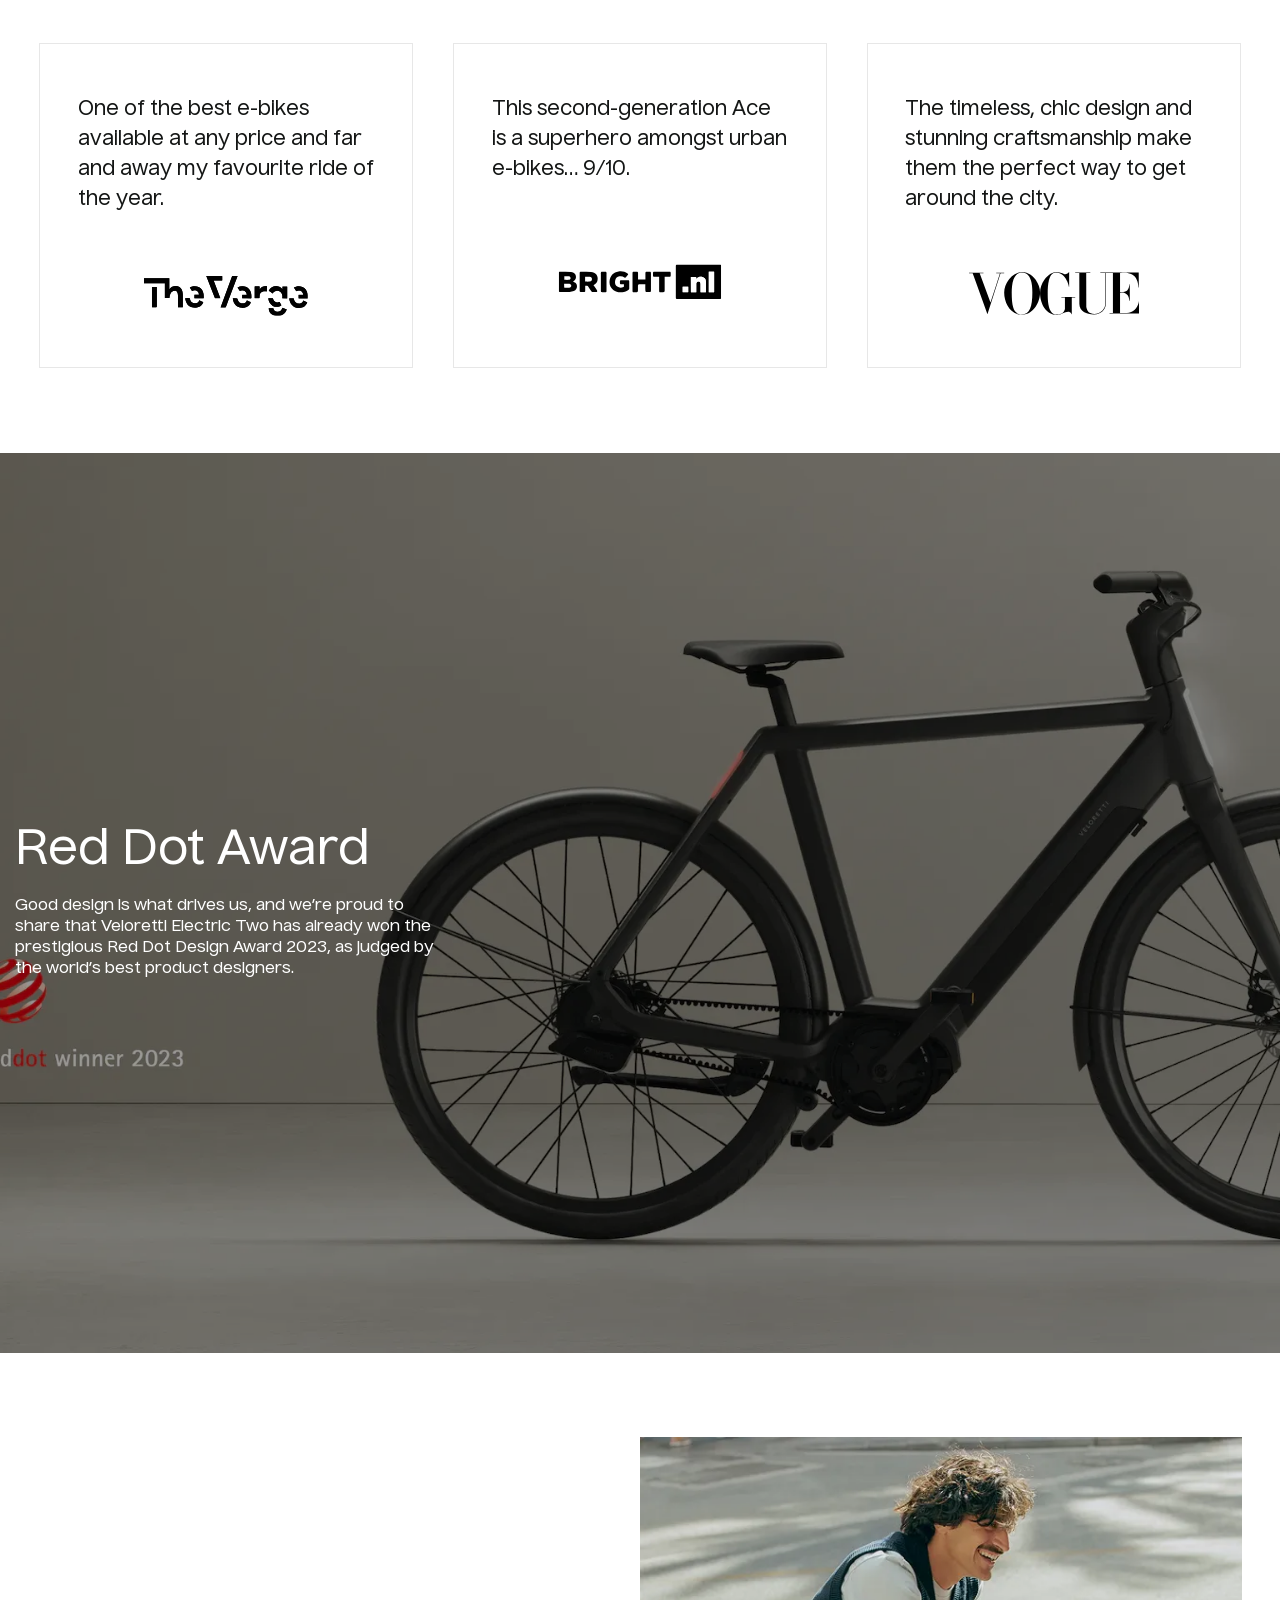
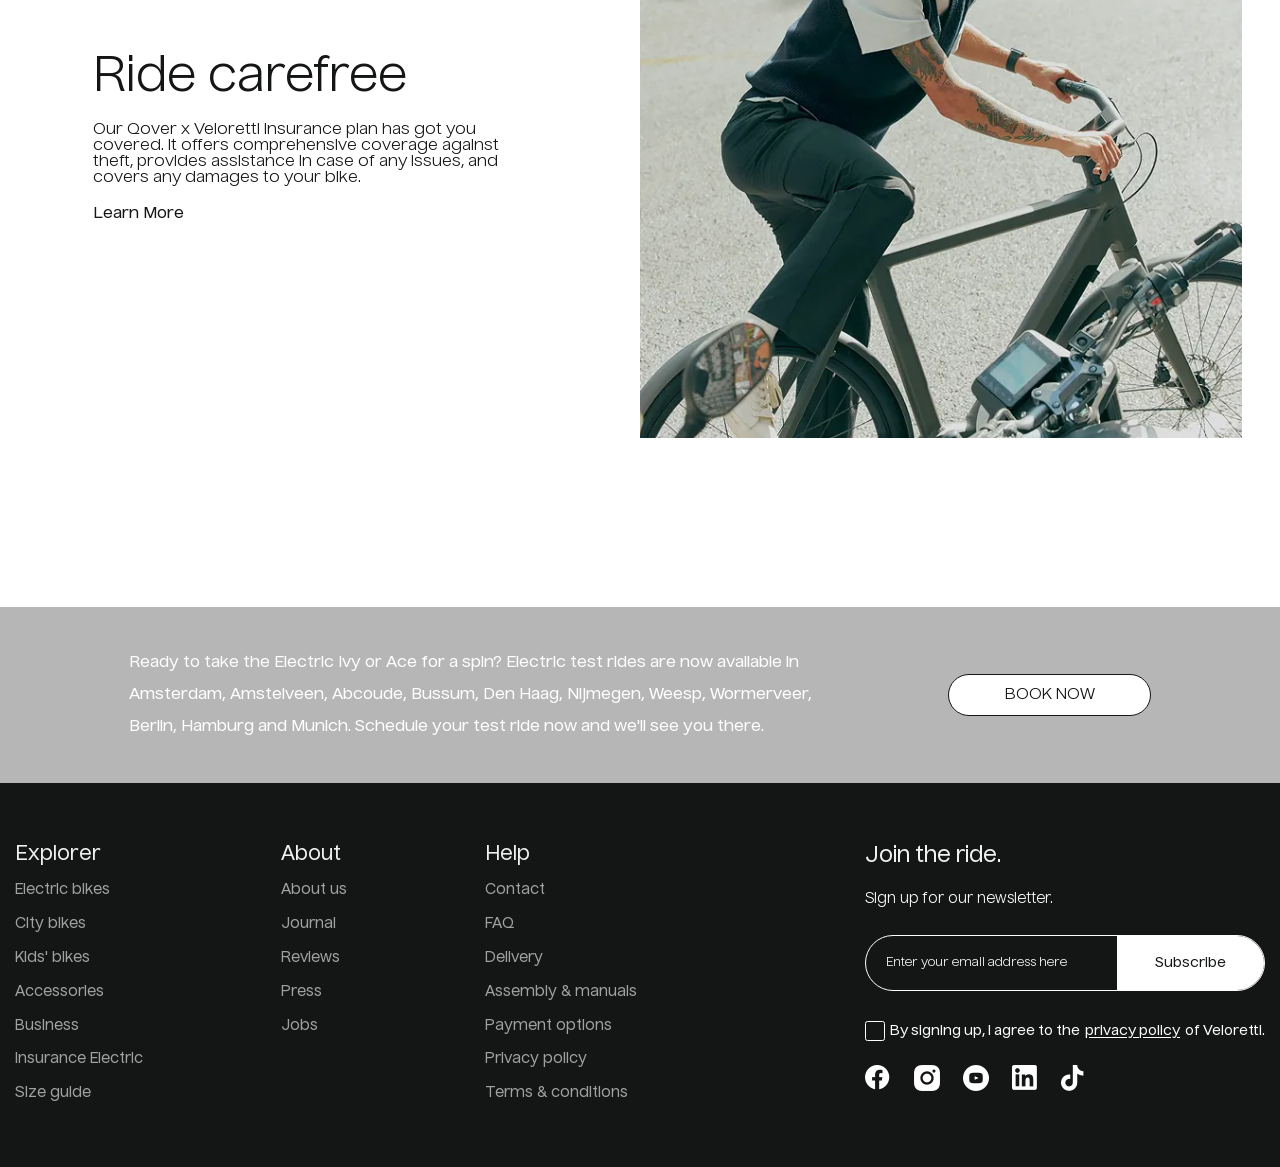
<file: products.html>
<!doctype html>
<html lang="en" data-fls-lenis="">
	<head>
		<meta charset="UTF-8">
		<meta name="viewport" content="width=device-width, initial-scale=1.0">
		<link rel="preload" href="./assets/fonts/Nuckle-Regular.woff2" as="font" type="font/woff2" crossorigin="anonymous">
		<link rel="preload" href="./assets/fonts/Nuckle-Medium.woff2" as="font" type="font/woff2" crossorigin="anonymous">
		<meta name="keywords" content="veloretti, products, electric bikes, ace two, ivy two">
		<meta name="description" content="Browse the Veloretti collection — Electric Ace Two and Electric Ivy Two, designed in Amsterdam.">
		<title>Products — Veloretti</title>
		<meta name="robots" content="index, follow">
		<meta name="theme-color" content="#141615">
		<meta property="og:type" content="website">
		<meta property="og:site_name" content="Veloretti">
		<meta property="og:locale" content="en_US">
		<meta property="og:title" content="Products — Veloretti">
		<meta property="og:description" content="Browse the Veloretti collection — Electric Ace Two and Electric Ivy Two, designed in Amsterdam.">
		<meta property="og:image" content="assets/img/products/products01.webp">
		<meta name="twitter:card" content="summary_large_image">
		<meta name="twitter:title" content="Products — Veloretti">
		<meta name="twitter:description" content="Browse the Veloretti collection — Electric Ace Two and Electric Ivy Two, designed in Amsterdam.">
		<meta name="twitter:image" content="assets/img/products/products01.webp">
		<script type="module" crossorigin="" src="./js/products.min.js?v=1786635911899"></script>
		<link rel="modulepreload" crossorigin="" href="./js/main.min.js?v=1786635911899">
		<link rel="modulepreload" crossorigin="" href="./js/pagination.min.js?v=1786635911899">
		<link rel="modulepreload" crossorigin="" href="./js/scrollbar.min.js?v=1786635911899">
		<link rel="modulepreload" crossorigin="" href="./js/explore.min.js?v=1786635911899">
		<link rel="stylesheet" crossorigin="" href="./css/main.min.css?v=1786635911899">
		<link rel="stylesheet" crossorigin="" href="./css/explore.min.css?v=1786635911899">
		<link rel="stylesheet" crossorigin="" href="./css/products.min.css?v=1786635911899">
		<link rel="stylesheet" crossorigin="" href="./css/hero.min.css?v=1786635911899">
		<link rel="stylesheet" crossorigin="" href="./css/sectionbg.min.css?v=1786635911899">
	</head>
	<body>
		<div class="wrapper">
			<header data-fls-header="" class="header">
				<div class="header__container">
					<a href="index.html" class="header__logo" aria-label="Veloretti">VELORETTI</a>
					<div class="header__menu menu">
						<button type="button" data-fls-menu="" class="menu__icon icon-menu">
							<span></span>
						</button>
						<nav class="menu__body">
							<ul class="menu__list">
								<li class="menu__item">
									<a href="products.html" class="menu__link">Electric</a>
								</li>
								<li class="menu__item">
									<a href="cities.html" class="menu__link">City</a>
								</li>
								<li class="menu__item">
									<a href="about.html" class="menu__link">About</a>
								</li>
							</ul>
						</nav>
					</div>
					<div class="header__actions">
						<div class="header__lang">
							<select class="header__lang-select" aria-label="Language">
								<option value="en" selected>EN</option>
								<option value="ua">UA</option>
							</select>
						</div>
						<button type="button" class="header__icon" aria-label="Account">
							<svg width="25" height="25" viewbox="0 0 22 16" fill="none" xmlns="http://www.w3.org/2000/svg" aria-hidden="true">
								<path d="M11 1.15C12.7122 1.15 14.1 2.5378 14.1 4.25C14.1 5.9622 12.7122 7.35 11 7.35C9.2878 7.35 7.9 5.9622 7.9 4.25C7.9 2.5378 9.2878 1.15 11 1.15Z" stroke="currentColor" stroke-width="1.2" stroke-linecap="round" stroke-linejoin="round"></path>
								<path d="M11 8.85C13.1 8.85 14.9 10.15 15.8 12.05C16.1 12.65 15.6 13.85 15 13.85L7 13.85C6.4 13.85 5.9 12.65 6.2 12.05C7.1 10.15 8.9 8.85 11 8.85Z" stroke="currentColor" stroke-width="1.2" stroke-linecap="round" stroke-linejoin="round"></path>
							</svg>
						</button>
						<button type="button" class="header__icon" aria-label="Cart">
							<svg width="25" height="25" viewbox="0 0 22 16" fill="none" xmlns="http://www.w3.org/2000/svg" aria-hidden="true">
								<path d="M7.83447 4.77447V4.1278C7.83447 2.6278 9.04141 1.15447 10.5418 1.01447C12.3289 0.841136 13.8358 2.2478 13.8358 4.00114V4.92114" stroke="currentColor" stroke-width="1.2" stroke-miterlimit="10" stroke-linecap="round" stroke-linejoin="round"></path>
								<path d="M8.83474 14.2542H12.8356C15.5162 14.2542 15.9963 13.1809 16.1364 11.8742L16.6365 7.87424C16.8165 6.24756 16.3498 4.9209 13.5025 4.9209H8.16793C5.32061 4.9209 4.85384 6.24756 5.03388 7.87424L5.53399 11.8742C5.67402 13.1809 6.15413 14.2542 8.83474 14.2542Z" stroke="currentColor" stroke-width="1.2" stroke-miterlimit="10" stroke-linecap="round" stroke-linejoin="round"></path>
								<path d="M12.7476 8.00049H12.7536" stroke="currentColor" stroke-width="1.6" stroke-linecap="round" stroke-linejoin="round"></path>
								<path d="M8.12402 8.00049H8.13002" stroke="currentColor" stroke-width="1.6" stroke-linecap="round" stroke-linejoin="round"></path>
							</svg>
						</button>
					</div>
				</div>
			</header>
			<main class="page">
				<div data-fls-products="" class="products-page products">
					<section data-fls-hero="" class="hero">
						<div class="hero__container">
							<span class="hero__subtitle" id="hero-subtitle">VELORETTI ELECTRIC</span>
							<h1 class="hero__title" id="hero-title">This is Two.</h1>
							<div class="hero__text">
								<p>Introducing the all-new Ivy and Ace</p>
							</div>
						</div>
						<div class="herobg hero__bg" aria-hidden="true">
							<picture>
								<source media="(max-width: 600px)" srcset="./assets/img/products/productsbg-600.webp" type="image/webp">
								<source media="(max-width: 1200px)" srcset="./assets/img/products/productsbg-1200.webp" type="image/webp">
								<img alt="" src="./assets/img/products/productsbg.webp">
							</picture>
						</div>
					</section>
					<section data-fls-slider-section="" aria-roledescription="carousel" aria-label="Featured products" class="products-page__featured featured">
						<div class="featured__wrapper swiper-wrapper" data-fls-watcher="" data-fls-watcher-once="" data-fls-watcher-threshold="0.1">
							<div class="featured__card swiper-slide" role="group" aria-roledescription="slide">
								<div class="featured__header">
									<div class="featured__title-group">
										<h2 class="featured__title">Electric Ace</h2>
										<span class="featured__subtitle">Two</span>
									</div>
									<div class="featured__price">€69,07 NET/MONTH</div>
								</div>
								<div class="featured__description">Rider height: 173-200cm</div>
								<div data-fls-slider-featured="" class="featured__slider swiper" aria-roledescription="carousel">
									<div class="featured__swiper-wrapper swiper-wrapper">
										<div class="featured__slide swiper-slide" role="group" aria-roledescription="slide">
											<a href="product.html" class="featured__link-image">
												<picture>
													<img alt="Electric Ace" src="./assets/img/home-page/home-slider01.webp">
												</picture>
											</a>
										</div>
										<div class="featured__slide swiper-slide" role="group" aria-roledescription="slide">
											<a href="product.html" class="featured__link-image">
												<picture>
													<img alt="Electric Ace" src="./assets/img/home-page/home-slider01.webp">
												</picture>
											</a>
										</div>
										<div class="featured__slide swiper-slide" role="group" aria-roledescription="slide">
											<a href="product.html" class="featured__link-image">
												<picture>
													<img alt="Electric Ace" src="./assets/img/home-page/home-slider01.webp">
												</picture>
											</a>
										</div>
									</div>
									<div class="featured__arrows">
										<button type="button" class="featured__arrow featured__arrow--prev swiper-button-prev" aria-label="Previous">
											<svg width="15" height="31" viewbox="0 0 15 31" fill="none" xmlns="http://www.w3.org/2000/svg" aria-hidden="true">
												<path d="M14 1L2 15.5L14 30" stroke="black" stroke-width="2"></path>
											</svg>
										</button>
										<button type="button" class="featured__arrow featured__arrow--next swiper-button-next" aria-label="Next">
											<svg width="29" height="31" viewbox="0 0 29 31" fill="none" xmlns="http://www.w3.org/2000/svg" aria-hidden="true">
												<path d="M1 1L13 15.5L1 30" stroke="black" stroke-width="2"></path>
											</svg>
										</button>
									</div>
								</div>
								<div class="featured__footer">
									<div class="featured__actions">
										<a href="#" class="featured__btn">Buy Now</a>
										<a href="#" class="featured__link">Learn more</a>
									</div>
									<div class="featured__colors">
										<div class="featured__color">
											<input type="radio" name="fc-prod-1" id="fcp1-black" class="featured__color-input" checked aria-label="Black">
											<label for="fcp1-black" class="featured__color-label featured__color-label--black" title="Black"></label>
										</div>
										<div class="featured__color">
											<input type="radio" name="fc-prod-1" id="fcp1-gray" class="featured__color-input" aria-label="Heavy Metal">
											<label for="fcp1-gray" class="featured__color-label featured__color-label--gray" title="Heavy Metal"></label>
										</div>
										<div class="featured__color">
											<input type="radio" name="fc-prod-1" id="fcp1-beige" class="featured__color-input" aria-label="Moon Mist">
											<label for="fcp1-beige" class="featured__color-label featured__color-label--beige" title="Moon Mist"></label>
										</div>
										<div class="featured__color">
											<input type="radio" name="fc-prod-1" id="fcp1-split" class="featured__color-input" aria-label="Black / Parchment">
											<label for="fcp1-split" class="featured__color-label featured__color-label--split" title="Black / Parchment"></label>
										</div>
									</div>
								</div>
							</div>
							<div class="featured__card swiper-slide" role="group" aria-roledescription="slide">
								<div class="featured__header">
									<div class="featured__title-group">
										<h2 class="featured__title">Electric Ace</h2>
										<span class="featured__subtitle">Two</span>
									</div>
									<div class="featured__price">€69,07 NET/MONTH</div>
								</div>
								<div class="featured__description">Rider height: 173-200cm</div>
								<div data-fls-slider-featured="" class="featured__slider swiper" aria-roledescription="carousel">
									<div class="featured__swiper-wrapper swiper-wrapper">
										<div class="featured__slide swiper-slide" role="group" aria-roledescription="slide">
											<a href="product.html" class="featured__link-image">
												<picture>
													<img alt="Electric Ace" src="./assets/img/home-page/home-slider01.webp">
												</picture>
											</a>
										</div>
										<div class="featured__slide swiper-slide" role="group" aria-roledescription="slide">
											<a href="product.html" class="featured__link-image">
												<picture>
													<img alt="Electric Ace" src="./assets/img/home-page/home-slider01.webp">
												</picture>
											</a>
										</div>
										<div class="featured__slide swiper-slide" role="group" aria-roledescription="slide">
											<a href="product.html" class="featured__link-image">
												<picture>
													<img alt="Electric Ace" src="./assets/img/home-page/home-slider01.webp">
												</picture>
											</a>
										</div>
									</div>
									<div class="featured__arrows">
										<button type="button" class="featured__arrow featured__arrow--prev swiper-button-prev" aria-label="Previous">
											<svg width="15" height="31" viewbox="0 0 15 31" fill="none" xmlns="http://www.w3.org/2000/svg" aria-hidden="true">
												<path d="M14 1L2 15.5L14 30" stroke="black" stroke-width="2"></path>
											</svg>
										</button>
										<button type="button" class="featured__arrow featured__arrow--next swiper-button-next" aria-label="Next">
											<svg width="29" height="31" viewbox="0 0 29 31" fill="none" xmlns="http://www.w3.org/2000/svg" aria-hidden="true">
												<path d="M1 1L13 15.5L1 30" stroke="black" stroke-width="2"></path>
											</svg>
										</button>
									</div>
								</div>
								<div class="featured__footer">
									<div class="featured__actions">
										<a href="#" class="featured__btn">Buy Now</a>
										<a href="#" class="featured__link">Learn more</a>
									</div>
									<div class="featured__colors">
										<div class="featured__color">
											<input type="radio" name="fc-prod-1" id="fcp1-black" class="featured__color-input" checked aria-label="Black">
											<label for="fcp1-black" class="featured__color-label featured__color-label--black" title="Black"></label>
										</div>
										<div class="featured__color">
											<input type="radio" name="fc-prod-1" id="fcp1-gray" class="featured__color-input" aria-label="Heavy Metal">
											<label for="fcp1-gray" class="featured__color-label featured__color-label--gray" title="Heavy Metal"></label>
										</div>
										<div class="featured__color">
											<input type="radio" name="fc-prod-1" id="fcp1-beige" class="featured__color-input" aria-label="Moon Mist">
											<label for="fcp1-beige" class="featured__color-label featured__color-label--beige" title="Moon Mist"></label>
										</div>
										<div class="featured__color">
											<input type="radio" name="fc-prod-1" id="fcp1-split" class="featured__color-input" aria-label="Black / Parchment">
											<label for="fcp1-split" class="featured__color-label featured__color-label--split" title="Black / Parchment"></label>
										</div>
									</div>
								</div>
							</div>
							<div class="featured__card swiper-slide" role="group" aria-roledescription="slide">
								<div class="featured__header">
									<div class="featured__title-group">
										<h2 class="featured__title">Electric Ace</h2>
										<span class="featured__subtitle">Two</span>
									</div>
									<div class="featured__price">€69,07 NET/MONTH</div>
								</div>
								<div class="featured__description">Rider height: 173-200cm</div>
								<div data-fls-slider-featured="" class="featured__slider swiper" aria-roledescription="carousel">
									<div class="featured__swiper-wrapper swiper-wrapper">
										<div class="featured__slide swiper-slide" role="group" aria-roledescription="slide">
											<a href="product.html" class="featured__link-image">
												<picture>
													<img alt="Electric Ace" src="./assets/img/home-page/home-slider01.webp">
												</picture>
											</a>
										</div>
										<div class="featured__slide swiper-slide" role="group" aria-roledescription="slide">
											<a href="product.html" class="featured__link-image">
												<picture>
													<img alt="Electric Ace" src="./assets/img/home-page/home-slider01.webp">
												</picture>
											</a>
										</div>
										<div class="featured__slide swiper-slide" role="group" aria-roledescription="slide">
											<a href="product.html" class="featured__link-image">
												<picture>
													<img alt="Electric Ace" src="./assets/img/home-page/home-slider01.webp">
												</picture>
											</a>
										</div>
									</div>
									<div class="featured__arrows">
										<button type="button" class="featured__arrow featured__arrow--prev swiper-button-prev" aria-label="Previous">
											<svg width="15" height="31" viewbox="0 0 15 31" fill="none" xmlns="http://www.w3.org/2000/svg" aria-hidden="true">
												<path d="M14 1L2 15.5L14 30" stroke="black" stroke-width="2"></path>
											</svg>
										</button>
										<button type="button" class="featured__arrow featured__arrow--next swiper-button-next" aria-label="Next">
											<svg width="29" height="31" viewbox="0 0 29 31" fill="none" xmlns="http://www.w3.org/2000/svg" aria-hidden="true">
												<path d="M1 1L13 15.5L1 30" stroke="black" stroke-width="2"></path>
											</svg>
										</button>
									</div>
								</div>
								<div class="featured__footer">
									<div class="featured__actions">
										<a href="#" class="featured__btn">Buy Now</a>
										<a href="#" class="featured__link">Learn more</a>
									</div>
									<div class="featured__colors">
										<div class="featured__color">
											<input type="radio" name="fc-prod-1" id="fcp1-black" class="featured__color-input" checked aria-label="Black">
											<label for="fcp1-black" class="featured__color-label featured__color-label--black" title="Black"></label>
										</div>
										<div class="featured__color">
											<input type="radio" name="fc-prod-1" id="fcp1-gray" class="featured__color-input" aria-label="Heavy Metal">
											<label for="fcp1-gray" class="featured__color-label featured__color-label--gray" title="Heavy Metal"></label>
										</div>
										<div class="featured__color">
											<input type="radio" name="fc-prod-1" id="fcp1-beige" class="featured__color-input" aria-label="Moon Mist">
											<label for="fcp1-beige" class="featured__color-label featured__color-label--beige" title="Moon Mist"></label>
										</div>
										<div class="featured__color">
											<input type="radio" name="fc-prod-1" id="fcp1-split" class="featured__color-input" aria-label="Black / Parchment">
											<label for="fcp1-split" class="featured__color-label featured__color-label--split" title="Black / Parchment"></label>
										</div>
									</div>
								</div>
							</div>
							<div class="featured__card swiper-slide" role="group" aria-roledescription="slide">
								<div class="featured__header">
									<div class="featured__title-group">
										<h2 class="featured__title">Electric Ace</h2>
										<span class="featured__subtitle">Two</span>
									</div>
									<div class="featured__price">€69,07 NET/MONTH</div>
								</div>
								<div class="featured__description">Rider height: 173-200cm</div>
								<div data-fls-slider-featured="" class="featured__slider swiper" aria-roledescription="carousel">
									<div class="featured__swiper-wrapper swiper-wrapper">
										<div class="featured__slide swiper-slide" role="group" aria-roledescription="slide">
											<a href="product.html" class="featured__link-image">
												<picture>
													<img alt="Electric Ace" src="./assets/img/home-page/home-slider01.webp">
												</picture>
											</a>
										</div>
										<div class="featured__slide swiper-slide" role="group" aria-roledescription="slide">
											<a href="product.html" class="featured__link-image">
												<picture>
													<img alt="Electric Ace" src="./assets/img/home-page/home-slider01.webp">
												</picture>
											</a>
										</div>
										<div class="featured__slide swiper-slide" role="group" aria-roledescription="slide">
											<a href="product.html" class="featured__link-image">
												<picture>
													<img alt="Electric Ace" src="./assets/img/home-page/home-slider01.webp">
												</picture>
											</a>
										</div>
									</div>
									<div class="featured__arrows">
										<button type="button" class="featured__arrow featured__arrow--prev swiper-button-prev" aria-label="Previous">
											<svg width="15" height="31" viewbox="0 0 15 31" fill="none" xmlns="http://www.w3.org/2000/svg" aria-hidden="true">
												<path d="M14 1L2 15.5L14 30" stroke="black" stroke-width="2"></path>
											</svg>
										</button>
										<button type="button" class="featured__arrow featured__arrow--next swiper-button-next" aria-label="Next">
											<svg width="29" height="31" viewbox="0 0 29 31" fill="none" xmlns="http://www.w3.org/2000/svg" aria-hidden="true">
												<path d="M1 1L13 15.5L1 30" stroke="black" stroke-width="2"></path>
											</svg>
										</button>
									</div>
								</div>
								<div class="featured__footer">
									<div class="featured__actions">
										<a href="#" class="featured__btn">Buy Now</a>
										<a href="#" class="featured__link">Learn more</a>
									</div>
									<div class="featured__colors">
										<div class="featured__color">
											<input type="radio" name="fc-prod-1" id="fcp1-black" class="featured__color-input" checked aria-label="Black">
											<label for="fcp1-black" class="featured__color-label featured__color-label--black" title="Black"></label>
										</div>
										<div class="featured__color">
											<input type="radio" name="fc-prod-1" id="fcp1-gray" class="featured__color-input" aria-label="Heavy Metal">
											<label for="fcp1-gray" class="featured__color-label featured__color-label--gray" title="Heavy Metal"></label>
										</div>
										<div class="featured__color">
											<input type="radio" name="fc-prod-1" id="fcp1-beige" class="featured__color-input" aria-label="Moon Mist">
											<label for="fcp1-beige" class="featured__color-label featured__color-label--beige" title="Moon Mist"></label>
										</div>
										<div class="featured__color">
											<input type="radio" name="fc-prod-1" id="fcp1-split" class="featured__color-input" aria-label="Black / Parchment">
											<label for="fcp1-split" class="featured__color-label featured__color-label--split" title="Black / Parchment"></label>
										</div>
									</div>
								</div>
							</div>
						</div>
						<div class="swiper-pagination"></div>
					</section>
					<section data-fls-explore="" data-fls-watcher="" data-fls-watcher-once="" data-fls-watcher-threshold="0.3" class="explore">
						<div class="explore__header">
							<h2 class="explore__title">Explore our bikes</h2>
							<div class="explore__nav">
								<button type="button" class="explore__arrow explore__arrow--prev swiper-button-prev" aria-label="Previous slide"></button>
								<button type="button" class="explore__arrow explore__arrow--next swiper-button-next" aria-label="Next slide"></button>
							</div>
						</div>
						<div class="explore__container">
							<div data-fls-slider-explore="" class="explore__slider swiper" aria-roledescription="carousel">
								<div class="explore__wrapper swiper-wrapper">
									<div class="explore__slide swiper-slide" role="group" aria-roledescription="slide">
										<div class="explore__card">
											<div class="explore__card-header">
												<div class="explore__card-titles">
													<h3 class="explore__card-title">Kids' Bikes</h3>
													<span class="explore__card-subtitle">Ages 1,5 to 8</span>
												</div>
												<div class="explore__card-price">From €119</div>
											</div>
											<div class="explore__card-image">
												<picture>
													<img width="320" alt="" src="./assets/img/products/explore01.webp">
												</picture>
											</div>
											<div class="explore__card-footer">
												<a href="#" class="explore__btn">Buy Now</a>
												<a href="#" class="explore__link">Learn more</a>
											</div>
										</div>
									</div>
									<div class="explore__slide swiper-slide" role="group" aria-roledescription="slide">
										<div class="explore__card">
											<div class="explore__card-header">
												<div class="explore__card-titles">
													<h3 class="explore__card-title">Kids' Bikes</h3>
													<span class="explore__card-subtitle">Ages 1,5 to 8</span>
												</div>
												<div class="explore__card-price">From €119</div>
											</div>
											<div class="explore__card-image">
												<picture>
													<img alt="" src="./assets/img/products/explore02.webp">
												</picture>
											</div>
											<div class="explore__card-footer">
												<a href="#" class="explore__btn">Buy Now</a>
												<a href="#" class="explore__link">Learn more</a>
											</div>
										</div>
									</div>
									<div class="explore__slide swiper-slide" role="group" aria-roledescription="slide">
										<div class="explore__card">
											<div class="explore__card-header">
												<div class="explore__card-titles">
													<h3 class="explore__card-title">Kids' Bikes</h3>
													<span class="explore__card-subtitle">Ages 1,5 to 8</span>
												</div>
												<div class="explore__card-price">From €119</div>
											</div>
											<div class="explore__card-image">
												<picture>
													<img alt="" src="./assets/img/products/explore01.webp">
												</picture>
											</div>
											<div class="explore__card-footer">
												<a href="#" class="explore__btn">Buy Now</a>
												<a href="#" class="explore__link">Learn more</a>
											</div>
										</div>
									</div>
									<div class="explore__slide swiper-slide" role="group" aria-roledescription="slide">
										<div class="explore__card">
											<div class="explore__card-header">
												<div class="explore__card-titles">
													<h3 class="explore__card-title">Kids' Bikes</h3>
													<span class="explore__card-subtitle">Ages 1,5 to 8</span>
												</div>
												<div class="explore__card-price">From €119</div>
											</div>
											<div class="explore__card-image">
												<picture>
													<img alt="" src="./assets/img/products/explore02.webp">
												</picture>
											</div>
											<div class="explore__card-footer">
												<a href="#" class="explore__btn">Buy Now</a>
												<a href="#" class="explore__link">Learn more</a>
											</div>
										</div>
									</div>
								</div>
								<div class="swiper-scrollbar"></div>
							</div>
						</div>
					</section>
					<section class="products-page__commute commute" data-fls-watcher="" data-fls-watcher-once="" data-fls-watcher-threshold="0.3">
						<div class="commute__wrapper">
							<h2 class="commute__title">
								Make your commute
								<br>
								the best part of your day.
							</h2>
							<div class="commute__content">
								<div class="commute__text">
									<p>
										Clean and timeless designs that make every ride a thrill. Wherever you're heading,
						our bikes are made to make your daily commute a joy.
									</p>
								</div>
								<div class="commute__icon">
									<img src="./assets/img/products/logo04.svg" alt="Image">
								</div>
							</div>
						</div>
					</section>
					<section data-fls-sectionbg="" data-fls-watcher="" data-fls-watcher-once="" data-fls-watcher-threshold="0.3" class="sectionbg products-page__sectionbg">
						<div class="sectionbg__container">
							<div class="sectionbg__content">
								<h2 class="sectionbg__title">Discover your local Veloretti partner store</h2>
								<div class="sectionbg__text">
									<p>
										Our partner stores across the Netherlands are there for you. Whether you’re looking to pick up a newly ordered bike, need a fix, or want to take a test ride on our Ivy or Ace Two, your ideal biking experience is closer than you think.
									</p>
								</div>
							</div>
						</div>
						<div class="sectionbg__bg" aria-hidden="true">
							<picture>
								<source media="(max-width: 600px)" srcset="./assets/img/products/productbg01-600.webp" type="image/webp">
								<source media="(max-width: 1200px)" srcset="./assets/img/products/productbg01-1200.webp" type="image/webp">
								<img alt="" src="./assets/img/products/productbg01.webp">
							</picture>
						</div>
					</section>
					<div data-fls-split="" data-fls-watcher="" data-fls-watcher-once="" data-fls-watcher-threshold="0.3" class="split__wrapper">
						<div class="split__picture">
							<picture>
								<source media="(max-width: 600px)" srcset="./assets/img/products/products01-600.webp" type="image/webp">
								<img alt="" src="./assets/img/products/products01.webp">
							</picture>
						</div>
						<div class="split__content content-split">
							<h2 class="content-split__title">Leasing</h2>
							<div class="content-split__text">
								<p>
									Want to provide your organisation with mobility in a unique and creative way? Our Electric and City bikes are the perfect solution for healthier employees. So whether it’s customised employee bicycles or standout promotional rides, both small and big organisations share the love of our Veloretti designs. Depending on the number of bikes, we will give you a customised quote.
								</p>
							</div>
							<a href="#" class="content-split__link">Learn more</a>
						</div>
					</div>
					<section data-fls-watcher="" data-fls-watcher-once="" data-fls-watcher-threshold="0.3" class="products-page__talked talked">
						<div class="talked__wrapper">
							<h2 class="talked__title">They talked about us</h2>
							<ul class="talked__content content-talked">
								<li data-fls-talkeditem="" class="content-talked__item">
									<blockquote class="content-talked__text">
										<p>
											One of the best e-bikes available at any price and far and away my favourite ride of the year.
										</p>
									</blockquote>
									<cite class="content-talked__logo">
										<img src="./assets/img/products/logo01.svg" alt="">
									</cite>
								</li>
								<li data-fls-talkeditem="" class="content-talked__item">
									<blockquote class="content-talked__text">
										<p>This second-generation Ace is a superhero amongst urban e-bikes… 9/10.</p>
									</blockquote>
									<cite class="content-talked__logo">
										<img src="./assets/img/products/logo02.svg" alt="">
									</cite>
								</li>
								<li data-fls-talkeditem="" class="content-talked__item">
									<blockquote class="content-talked__text">
										<p>
											The timeless, chic design and stunning craftsmanship make them the perfect way to get around the city.
										</p>
									</blockquote>
									<cite class="content-talked__logo">
										<img src="./assets/img/products/logo03.svg" alt="">
									</cite>
								</li>
							</ul>
						</div>
					</section>
					<section data-fls-sectionbg="" data-fls-watcher="" data-fls-watcher-once="" data-fls-watcher-threshold="0.3" class="sectionbg products-page__sectionbg">
						<div class="sectionbg__container">
							<div class="sectionbg__content">
								<h2 class="sectionbg__title">Red Dot Award</h2>
								<div class="sectionbg__text">
									<p>
										Good design is what drives us, and we’re proud to share that Veloretti Electric Two has already won the prestigious Red Dot Design Award 2023, as judged by the world’s best product designers.
									</p>
								</div>
							</div>
						</div>
						<div class="sectionbg__bg" aria-hidden="true">
							<picture>
								<source media="(max-width: 600px)" srcset="./assets/img/products/productsbg02-600.webp" type="image/webp">
								<source media="(max-width: 1200px)" srcset="./assets/img/products/productsbg02-1200.webp" type="image/webp">
								<img alt="" src="./assets/img/products/productsbg02.webp">
							</picture>
						</div>
					</section>
					<div data-fls-split="" data-fls-watcher="" data-fls-watcher-once="" data-fls-watcher-threshold="0.3" class="split__wrapper split__wrapper--reverse">
						<div class="split__picture">
							<picture>
								<source media="(max-width: 600px)" srcset="./assets/img/products/products02-600.webp" type="image/webp">
								<img alt="" src="./assets/img/products/products02.webp">
							</picture>
						</div>
						<div class="split__content content-split">
							<h2 class="content-split__title">Ride carefree</h2>
							<div class="content-split__text">
								<p>
									Our Qover x Veloretti insurance plan has got you covered. It offers comprehensive coverage against theft, provides assistance in case of any issues, and covers any damages to your bike.
								</p>
							</div>
							<a href="#" class="content-split__link">Learn more</a>
						</div>
					</div>
				</div>
			</main>
			<footer data-fls-footer="" class="footer">
				<div class="footer__banner banner-footer">
					<div class="banner-footer__text">
						<p>
							Ready to take the Electric Ivy or Ace for a spin? Electric test rides are now available
				in Amsterdam, Amstelveen, Abcoude, Bussum, Den Haag, Nijmegen, Weesp, Wormerveer,
				Berlin, Hamburg and Munich. Schedule your test ride now and we'll see you there.
						</p>
					</div>
					<a data-fls-button="" href="#" class="button">BOOK NOW</a>
				</div>
				<div class="footer__wrapper">
					<div class="footer__container">
						<div data-fls-spollers-one="" data-fls-spollers="992" class="footer__lists">
							<details class="footer__column column-footer">
								<summary class="column-footer__label">Explorer</summary>
								<ul class="column-footer__list">
									<li class="column-footer__item">
										<a href="#" class="column-footer__link">Electric bikes</a>
									</li>
									<li class="column-footer__item">
										<a href="#" class="column-footer__link">City bikes</a>
									</li>
									<li class="column-footer__item">
										<a href="#" class="column-footer__link">Kids' bikes</a>
									</li>
									<li class="column-footer__item">
										<a href="#" class="column-footer__link">Accessories</a>
									</li>
									<li class="column-footer__item">
										<a href="#" class="column-footer__link">Business</a>
									</li>
									<li class="column-footer__item">
										<a href="#" class="column-footer__link">Insurance Electric</a>
									</li>
									<li class="column-footer__item">
										<a href="#" class="column-footer__link">Size guide</a>
									</li>
								</ul>
							</details>
							<details class="footer__column column-footer">
								<summary class="column-footer__label">About</summary>
								<ul class="column-footer__list">
									<li class="column-footer__item">
										<a href="#" class="column-footer__link">About us</a>
									</li>
									<li class="column-footer__item">
										<a href="#" class="column-footer__link">Journal</a>
									</li>
									<li class="column-footer__item">
										<a href="#" class="column-footer__link">Reviews</a>
									</li>
									<li class="column-footer__item">
										<a href="#" class="column-footer__link">Press</a>
									</li>
									<li class="column-footer__item">
										<a href="#" class="column-footer__link">Jobs</a>
									</li>
								</ul>
							</details>
							<details class="footer__column column-footer">
								<summary class="column-footer__label">Help</summary>
								<ul class="column-footer__list">
									<li class="column-footer__item">
										<a href="#" class="column-footer__link">Contact</a>
									</li>
									<li class="column-footer__item">
										<a href="#" class="column-footer__link">FAQ</a>
									</li>
									<li class="column-footer__item">
										<a href="#" class="column-footer__link">Delivery</a>
									</li>
									<li class="column-footer__item">
										<a href="#" class="column-footer__link">Assembly & manuals</a>
									</li>
									<li class="column-footer__item">
										<a href="#" class="column-footer__link">Payment options</a>
									</li>
									<li class="column-footer__item">
										<a href="#" class="column-footer__link">Privacy policy</a>
									</li>
									<li class="column-footer__item">
										<a href="#" class="column-footer__link">Terms & conditions</a>
									</li>
								</ul>
							</details>
						</div>
						<div class="footer__column column-footer">
							<h2 class="column-footer__label column-footer__label--label-form">Join the ride.</h2>
							<h3 class="column-footer__subtitle">Sign up for our newsletter.</h3>
							<form action="#" class="column-footer__form form">
								<div class="form__inputs">
									<input type="email" required placeholder="Enter your email address here" class="form__input">
									<button type="submit" class="form__button">Subscribe</button>
								</div>
								<div class="form__checkbox-wrapper">
									<label data-fls-checkbox="" class="form__checkbox checkbox">
										<input data-error="Error" class="checkbox__input" type="checkbox" value="1" name="form[]" required>
										<span class="checkbox__text">
											By signing up, I agree to the
											<a href="#" class="checkbox__link">privacy policy</a>
											of Veloretti.
										</span>
									</label>
								</div>
							</form>
							<ul class="column-footer__social social">
								<li class="social__item">
									<a href="#" class="social__link social__link--icon-fb"></a>
								</li>
								<li class="social__item">
									<a href="#" class="social__link social__link--icon-inst"></a>
								</li>
								<li class="social__item">
									<a href="#" class="social__link social__link--icon-ytb"></a>
								</li>
								<li class="social__item">
									<a href="#" class="social__link social__link--icon-inn"></a>
								</li>
								<li class="social__item">
									<a href="#" class="social__link social__link--icon-tik-tok"></a>
								</li>
							</ul>
						</div>
					</div>
				</div>
			</footer>
		</div>
	</body>
</html>
</file>
<file: css/main.min.css>
*{padding:0;margin:0;border:0}*,:after,:before{box-sizing:border-box}:after,:before{display:inline-block}body,html{height:100%}body{line-height:1;scrollbar-gutter:stable;-ms-text-size-adjust:100%;-moz-text-size-adjust:100%;-webkit-text-size-adjust:100%;-webkit-font-smoothing:antialiased;-moz-osx-font-smoothing:grayscale}button,input,textarea{font-family:inherit;font-size:inherit;line-height:inherit;color:inherit;background-color:transparent}input,textarea{width:100%}label{display:inline-block}button,option,select{cursor:pointer}a{display:inline-block;color:inherit;text-decoration:none}li{list-style:none}img{display:block;max-width:100%;height:auto}h1,h2,h3,h4,h5,h6{font-weight:inherit;font-size:inherit}address{font-style:normal}@font-face{font-family:Nuckle;font-display:swap;src:url(../assets/fonts/Nuckle-Regular.woff2) format("woff2");font-weight:400;font-style:normal}@font-face{font-family:Nuckle;font-display:swap;src:url(../assets/fonts/Nuckle-Medium.woff2) format("woff2");font-weight:500;font-style:normal}@font-face{font-family:iconfont;font-display:swap;src:url(../assets/fonts/iconfont.woff2?e458c62c4695ddb1419278becba3768a) format("woff2")}[class*="--icon-"]:before{font-family:iconfont}[class*="--icon-arrow"]:before{content:"\f101"}[class*="--icon-fb"]:before{content:"\f102"}[class*="--icon-icon-cart"]:before{content:"\f103"}[class*="--icon-icon-user"]:before{content:"\f104"}[class*="--icon-inn"]:before{content:"\f105"}[class*="--icon-inst"]:before{content:"\f106"}[class*="--icon-tik-tok"]:before{content:"\f107"}[class*="--icon-ytb"]:before{content:"\f108"}:root{--font-family:"Nuckle";--font-size:1rem;--main-color:#141615;--bg-gray-color:#b6b6b6;--gray-color:hsla(0,0%,100%,.6);--radio-gray-color:#606160;--muted-color:#c4c4c4;--white-color:#fff;--white-title-color:#f0f0f0;--beige-color:#ddd9cd;--border-color:rgba(20,22,21,.1);--slider-bg-color:#ebedee;--split-color:linear-gradient(90deg,#000 50%,#efe1cb 0)}body{background-color:var(--white-color);color:var(--main-color);font-family:var(--font-family);font-size:var(--font-size);min-width:20rem}[data-fls-scrolllock] body{overflow:hidden;touch-action:none;overscroll-behavior:none}html.lenis,html.lenis body{height:auto}.lenis.lenis-smooth{scroll-behavior:auto!important}.lenis.lenis-smooth [data-lenis-prevent]{overscroll-behavior:contain}.lenis.lenis-stopped{overflow:hidden}.wrapper{min-height:100%;display:flex;flex-direction:column;overflow:clip}.wrapper>main{flex:1 1 auto}.wrapper>*{min-width:0}[class*=__container]{max-width:89.375rem;margin:0 auto;padding-left:.9375rem;padding-right:.9375rem}.sr-only{position:absolute;width:.0625rem;height:.0625rem;padding:0;margin:-.0625rem;overflow:hidden;clip:rect(0,0,0,0);white-space:nowrap;border:0}[data-fls-spollers] summary{list-style:none}[data-fls-spollers] summary::-webkit-details-marker,[data-fls-spollers] summary::marker{display:none}.spollers{display:grid;gap:.9375rem}.spollers__item{font-size:1.25rem}.spollers__title{width:100%;cursor:default;text-align:left;border:.0625rem solid #eee;padding-block:clamp(.625rem,.2176rem + 2.037vw,2rem);border-radius:.3125rem;position:relative;list-style:none}.spollers__title::-webkit-details-marker,.spollers__title::marker{display:none}.--spoller-init .spollers__title{cursor:pointer;padding-inline-start:1.25rem;padding-inline-end:3.125rem}.--spoller-init .spollers__title:after,.--spoller-init .spollers__title:before{content:"";position:absolute;right:.625rem;top:50%;background-color:var(--main-color);height:.125rem;width:clamp(.625rem,.5324rem + .463vw,.9375rem);transition:transform .5s ease 0s}.--spoller-init .spollers__title:before{transform:translate(-75%,-50%) rotate(40deg)}.--spoller-init .spollers__title:after{transform:translateY(-50%) rotate(-40deg)}.--spoller-init .spollers__title.--spoller-active:before{transform:translateX(-75%) rotate(-40deg)}.--spoller-init .spollers__title.--spoller-active:after{transform:rotate(40deg)}.spollers__body{padding:1.25rem;border-radius:.3125rem;border:.0625rem solid #eee}[data-fls-slider]{overflow:hidden}.swiper-wrapper{width:100%;height:100%;box-sizing:content-box;display:flex;position:relative}.swiper-initialized{touch-action:pan-y}.swiper-vertical .swiper-wrapper{flex-direction:column}.swiper-autoheight .swiper-wrapper{align-items:flex-start}.swiper-initialized .swiper-slide{flex-shrink:0}.swiper-android .swiper-slide,.swiper-android .swiper-wrapper{transform:translateZ(0)}.menu__list{display:flex;align-items:center;gap:0}.menu__link{display:inline-flex;align-items:center;padding-block:.9375rem;padding-inline:.5rem;font-size:.75rem;font-weight:500;letter-spacing:.0375rem;text-transform:uppercase;text-decoration:none;color:var(--main-color);white-space:nowrap;transition:opacity .2s}.icon-menu{display:none}.header{position:fixed;top:0;z-index:100;width:100%;background-color:var(--white-color);border-bottom:.0625rem solid var(--border-color);animation:headerSlideDown .6s cubic-bezier(.25,.46,.45,.94) both}.header__container{display:flex;align-items:center;min-height:3.125rem}.header__logo{position:relative;z-index:5;font-size:.875rem;font-weight:591;letter-spacing:.125rem;text-transform:uppercase;text-decoration:none;color:var(--main-color);flex-shrink:0;margin-right:2.625rem}.header__actions{display:flex;align-items:center;margin-left:auto}.header__lang-select{position:relative;z-index:10;padding-block:1.25rem;padding-inline:clamp(.3125rem,-.3345rem + 2.1127vw,1.25rem);font-family:var(--font-family);font-size:.75rem;font-weight:500;letter-spacing:.0375rem;text-transform:uppercase;color:var(--main-color);background:none;border:none;cursor:pointer;outline:none;appearance:none;-webkit-appearance:none;-moz-appearance:none}.header__lang-select option{color:var(--main-color);background:var(--white-color)}.header__icon{display:inline-flex;align-items:center;justify-content:center;height:1.25rem;padding-block:.625rem;padding-inline:clamp(.3125rem,-.3345rem + 2.1127vw,1.25rem);background:none;border:none;cursor:pointer;color:var(--main-color);font-size:1.125rem;transition:opacity .2s}@keyframes headerSlideDown{0%{opacity:0;transform:translateY(-100%)}to{opacity:1;transform:translateY(0)}}.footer{padding-top:clamp(2.5rem,1.5741rem + 4.6296vw,5.625rem)}.footer__banner{display:flex;justify-content:center;align-items:center;gap:clamp(2.5rem,-6.6213rem + 19.0275vw,8.125rem);padding-block:clamp(1.25rem,.8152rem + 2.1739vw,2.5rem);padding-inline:.9375rem;background-color:var(--bg-gray-color)}.footer__wrapper{background-color:var(--main-color)}.footer__container{padding-block:clamp(2.5rem,2.037rem + 2.3148vw,4.0625rem)}.footer__container,.footer__lists{display:flex;flex-direction:column}.footer__lists{padding-block:1.875rem;gap:.9375rem}.footer__lists summary{list-style:none}.footer__lists summary::-webkit-details-marker,.footer__lists summary::marker{display:none}.--spoller-init .footer__lists{display:block}.--spoller-init .footer__column{border-bottom:.0625rem solid hsla(0,0%,100%,.15);margin-bottom:clamp(.9375rem,.58rem + .8929vw,1.5625rem);padding-bottom:clamp(.9375rem,.58rem + .8929vw,1.5625rem)}.banner-footer__text{max-width:43.0625rem;color:var(--white-color);font-size:1rem;font-weight:591;line-height:2}.column-footer{padding-top:1.875rem}.column-footer__label{margin-bottom:.9375rem;font-size:1.25rem;font-weight:500;color:var(--white-title-color)}.column-footer__label--label-form{margin-bottom:1.5625rem;font-size:1.375rem}.--spoller-init .column-footer__label{cursor:pointer;position:relative;padding-inline-end:3.125rem}.--spoller-init .column-footer__label:after,.--spoller-init .column-footer__label:before{content:"";position:absolute;right:.625rem;top:50%;background-color:var(--white-title-color);height:.125rem;width:clamp(.625rem,.5324rem + .463vw,.9375rem);transition:transform .5s ease 0s}.--spoller-init .column-footer__label:before{transform:translate(-75%,-50%) rotate(40deg)}.--spoller-init .column-footer__label:after{transform:translateY(-50%) rotate(-40deg)}.--spoller-init .column-footer__label.--spoller-active:before{transform:translateX(-75%) rotate(-40deg)}.--spoller-init .column-footer__label.--spoller-active:after{transform:rotate(40deg)}.column-footer__item{padding-block:1.25rem}.column-footer__link{color:var(--gray-color);font-size:clamp(.875rem,1.1964rem - .3571vw,1.125rem);font-weight:500;line-height:1.5;transition:color .5s}.column-footer__subtitle{font-size:clamp(.875rem,1.1425rem - .2972vw,1rem);margin-bottom:clamp(.9375rem,.6597rem + 1.3889vw,1.875rem);color:var(--white-color)}.form__inputs{display:flex;border:.0625rem solid var(--white-color);border-radius:clamp(.625rem,-4.3611rem + 10.4012vw,5rem);overflow:hidden;margin-bottom:1.875rem}.form__input{flex:1 1 auto;padding-block:1.25rem;padding-right:clamp(1.25rem,.6522rem + 2.9891vw,3.75rem) 0;padding-left:1.25rem;color:var(--white-color);font-size:.75rem}.form__input::placeholder{color:var(--white-color);opacity:1}.form__checkbox,.form__checkbox-wrapper{display:flex;justify-content:center}.form__checkbox{flex-wrap:wrap;margin-bottom:1.25rem}.form__checkbox .checkbox__text{color:var(--white-color);font-size:clamp(.75rem,.6905rem + .2976vw,.875rem);font-weight:500;line-height:1.5;overflow-wrap:break-word;word-break:break-word}.form__checkbox .checkbox__text:before{border-color:var(--white-color);border-radius:.15625rem}.form__checkbox .checkbox__text:after{background-color:var(--white-color);border-radius:.0625rem}.form__checkbox .checkbox__link{text-decoration:underline;text-underline-offset:.125rem}.form__button{flex-shrink:0;padding-inline:clamp(1.25rem,.8696rem + 1.9022vw,2.5rem);min-height:3.125rem;color:var(--main-color);font-size:.875rem;font-weight:500;background-color:var(--white-color);transition:background-color .5s,color .5s}.social{display:flex;justify-content:center;gap:1.4375rem}.social__link{font-size:1.625rem;color:var(--white-color);transition:color .5s,scale .5s}.checkbox{display:inline-block;position:relative;flex-wrap:wrap}.checkbox:not(:last-child){margin-bottom:.3125rem}.checkbox__input{position:absolute;width:0;height:0;opacity:0}.checkbox__input:focus-visible+.checkbox__text{outline:.0625rem solid #000}.checkbox__input:checked+.checkbox__text:after{transform:scale(1)}.checkbox__text{cursor:pointer;position:relative;gap:.3125rem;display:inline-flex;justify-content:center;align-items:center;flex-wrap:wrap}.checkbox__text:before{content:"";border-radius:.1875rem;align-self:flex-start;flex:0 0 1.25rem;width:1.25rem;height:1.25rem;border:.0625rem solid #a7a9ac}.checkbox__text:after{content:"";transition:all .3s ease 0s;transform:scale(0);width:.625rem;height:.625rem;border-radius:.1875rem;background-color:#7a956b;position:absolute;left:.3125rem;top:.3125rem}.button{padding:.875rem 3.75rem;padding-block:.75rem;padding-inline:clamp(1.25rem,.5093rem + 3.7037vw,3.75rem);color:var(--main-color);background-color:var(--white-color);border:.0625rem solid var(--main-color);border-radius:3.75rem;transition:background-color .5s,color .5s}.button--fw{width:100%}@media (width <= 48em){.footer__banner{flex-direction:column}.column-footer__label,.column-footer__subtitle{text-align:center}.form__inputs{flex-direction:column}}@media (max-width:48em) and (any-hover:none){.icon-menu{cursor:default}}@media (max-width:48em){.menu__body{position:fixed;display:flex;width:100%;height:100svh;left:-100%;top:0;overflow:auto;padding:3.125rem .9375rem 1.875rem;transition:left .3s}[data-fls-menu-open] .menu__body{left:0}.menu__list{flex-direction:column}.menu__link{padding:.9375rem;font-size:1.375rem}body:before{content:"";position:fixed;inset:0;z-index:50;background-color:hsla(0,0%,100%,.6);backdrop-filter:blur(.9375rem);-webkit-backdrop-filter:blur(.9375rem);opacity:0;visibility:hidden;transition:opacity .3s,visibility .3s}html[data-fls-menu-open] body:before{opacity:1;visibility:visible}html[data-fls-menu-open] .header:before{content:"";position:absolute;inset:0;z-index:2;background-color:var(--white-color)}.icon-menu{display:block;position:relative;width:1.875rem;height:1.125rem;z-index:5}.icon-menu span,.icon-menu:after,.icon-menu:before{content:"";transition:all .3s ease 0s;right:0;position:absolute;width:100%;height:.125rem;background-color:var(--main-color)}.icon-menu:before{top:0}.icon-menu:after{bottom:0}.icon-menu span{top:calc(50% - .0625rem)}[data-fls-menu-open] .icon-menu span{width:0}[data-fls-menu-open] .icon-menu:before{top:calc(50% - .0625rem);transform:rotate(-45deg)}[data-fls-menu-open] .icon-menu:after{bottom:calc(50% - .0625rem);transform:rotate(45deg)}.header__container{gap:.5rem}.header__logo{margin-right:auto}.header__menu{order:3}.header__actions{display:flex;align-items:center;order:2;margin-left:0}.header .menu__icon,.header__icon{position:relative;z-index:5}.header .menu__list{flex-direction:column;align-items:center;margin:auto}}@media (width <= 30em){.button{width:100%;text-align:center}}@media (width >= 30em){.footer__container{justify-content:space-evenly;gap:1.875rem}.column-footer__item:not(:last-child){margin-bottom:.75rem}}@media (width >= 62em){.footer__container{flex-direction:row;justify-content:space-between;gap:2.5rem}.footer__lists{flex-direction:row;gap:clamp(2.5rem,.463rem + 10.1852vw,9.375rem);padding-block:0}.column-footer{padding-top:0}.column-footer__item{padding-block:0}.social{justify-content:start}}@media (any-hover:hover){.header__icon:hover,.menu__link:hover{opacity:.6}.form__checkbox .checkbox__link:hover{text-decoration:none}.button:hover{background-color:var(--muted-color);color:var(--white-title-color)}}@media (any-hover:hover),(pointer:fine){html:not([data-fls-touch]) .column-footer__link:hover{color:var(--beige-color)}html:not([data-fls-touch]) .form__button:hover{color:var(--white-color);background-color:var(--main-color)}html:not([data-fls-touch]) .social__link:hover{color:var(--radio-gray-color)}}@media (prefers-reduced-motion:reduce){.header{animation:none;opacity:1;transform:none}}
</file>
<file: css/index.min.css>
.works__wrapper{display:flex;gap:clamp(1.5625rem,1.0995rem + 2.3148vw,3.125rem);padding-block:clamp(2.5rem,1.5741rem + 4.6296vw,5.625rem);padding-inline:clamp(.9375rem,.4554rem + 2.4107vw,2.625rem)}.works__content{align-self:center;max-width:31.625rem;margin:0 auto}.works__picture{flex:0 1 50%;min-width:0}.works__image{width:100%;height:100%;object-fit:cover;aspect-ratio:1}.content-works{counter-reset:works-counter}.content-works__title{margin-bottom:1.25rem;font-size:3.125rem;font-style:normal;font-weight:500;line-height:1}.content-works__item:not(:last-child){margin-bottom:1.25rem}.item-works__title{display:flex;align-items:center;gap:.9375rem;margin-bottom:1.25rem;text-align:center;font-size:clamp(1rem,.9259rem + .3704vw,1.25rem);font-weight:600;line-height:1.2}.item-works__title:before{content:counter(works-counter,decimal);display:flex;justify-content:center;align-items:center;counter-increment:works-counter;width:2rem;height:2rem;padding:.5rem;background-color:var(--beige-color);border-radius:50%}.item-works__text{font-weight:500;line-height:1.21;color:var(--bggray-color)}.works__image{opacity:0;transform:scale(1.1);transition:opacity 1.5s cubic-bezier(.25,.46,.45,.94),transform 1.5s cubic-bezier(.25,.46,.45,.94)}.content-works__title,.item-works{opacity:0;transform:translateY(1.875rem);transition:opacity .8s cubic-bezier(.25,.46,.45,.94),transform .8s cubic-bezier(.25,.46,.45,.94)}.content-works__title{transition-delay:.1s}.item-works:nth-child(2){transition-delay:.25s}.item-works:nth-child(3){transition-delay:.4s}.item-works:nth-child(4){transition-delay:.55s}.item-works:nth-child(5){transition-delay:.7s}.--watcher-view .works__image{opacity:1;transform:scale(1)}.--watcher-view .content-works__title,.--watcher-view .item-works{opacity:1;transform:translateY(0)}.featured{padding-block:clamp(2.5rem,1.5741rem + 4.6296vw,5.625rem);padding-inline:.9375rem;overflow:hidden}.featured__wrapper{height:100%}.featured__card{display:flex;flex-direction:column;align-items:flex-start;flex-shrink:0;padding-block:clamp(.625rem,-1.6469rem + 4.7393vw,2.5rem);padding-inline:clamp(.9375rem,.6597rem + 1.3889vw,1.875rem);background-color:var(--slider-bg-color);border-radius:.5rem;cursor:pointer}.featured__header{display:flex;justify-content:space-between;align-items:center;gap:clamp(.9375rem,.6597rem + 1.3889vw,1.875rem);width:100%;margin-bottom:.625rem}.featured__title-group{display:flex;gap:clamp(.375rem,-.3066rem + 1.4218vw,.9375rem)}.featured__title{text-wrap:nowrap;font-size:clamp(1rem,-.0602rem + 2.2117vw,1.875rem);font-weight:500;line-height:1.875rem}.featured__subtitle{align-self:flex-start;font-size:.625rem;font-weight:500;line-height:1}.featured__price{font-size:clamp(.875rem,.4206rem + .9479vw,1.25rem);font-weight:500;line-height:1.3;text-wrap:balance}.featured__slider{overflow:hidden;position:relative;width:100%}.featured__slide{width:100%;cursor:pointer}.featured__slide img{width:100%;height:100%;object-fit:cover;aspect-ratio:1}.featured__link-image{width:100%}.featured__link-image img{width:100%;height:100%;object-fit:cover;aspect-ratio:1}.featured__arrow{position:absolute;top:50%;transform:translateY(-50%);z-index:10;display:flex;align-items:center;justify-content:center;cursor:pointer}.featured__arrow--prev{left:.625rem}.featured__arrow--next{right:.625rem}.featured__arrow.swiper-button-disabled{opacity:.3;cursor:auto;pointer-events:none}.featured__colors{padding-top:2.1875rem;width:100%;gap:.3125rem}.featured__color,.featured__colors{display:flex;align-items:center;justify-content:center}.featured__color{position:relative;min-width:3.4375rem;min-height:2.5rem}.featured__color-input{position:absolute;width:0;height:0;opacity:0}.featured__color-input:focus-visible+.featured__color-label{outline:.125rem solid var(--main-color);outline-offset:.25rem}.featured__color-input:checked+.featured__color-label{box-shadow:0 0 0 .0625rem var(--main-color);border-color:var(--white-title-color)}.featured__color-label{display:block;width:2.0625rem;height:2.0625rem;border-radius:50%;border:.125rem solid var(--white-title-color);cursor:pointer;transition:box-shadow .3s ease,border-color .3s ease}.featured__color-label:hover{opacity:.85}.featured__color-label--black{background-color:var(--main-color)}.featured__color-label--gray{background-color:var(--radio-gray-color)}.featured__color-label--beige{background-color:var(--beige-color)}.featured__color-label--split{background:var(--split-color)}.featured__card{opacity:0;transform:translateY(1.875rem);transition:opacity .8s cubic-bezier(.25,.46,.45,.94),transform .8s cubic-bezier(.25,.46,.45,.94)}.featured__card:first-child{transition-delay:.1s}.featured__card:nth-child(2){transition-delay:.3s}.featured__card:nth-child(3){transition-delay:.5s}.featured__card:nth-child(4){transition-delay:.7s}.featured__card:nth-child(5){transition-delay:.9s}.featured__card:nth-child(6){transition-delay:1.1s}.swiper-pagination{opacity:0;transition:opacity .8s cubic-bezier(.25,.46,.45,.94) .5s}.--watcher-view .featured__card{opacity:1;transform:translateY(0)}.--watcher-view .swiper-pagination{opacity:1}.swiper-pagination{position:relative;display:flex;justify-content:center;gap:.625rem;padding-top:1.875rem}.swiper-pagination .swiper-pagination-bullet{width:.625rem;height:.625rem;border-radius:50%;background-color:rgba(0,0,0,.2);transition:background-color .3s ease;cursor:pointer;opacity:1}.swiper-pagination .swiper-pagination-bullet-active{background-color:var(--main-color,#000)}.touch{padding-block:clamp(2.5rem,1.5741rem + 4.6296vw,5.625rem)}.touch__container{display:flex;flex-direction:column;justify-content:center;align-items:center}.touch__title{font-size:clamp(2rem,1.6087rem + 1.9565vw,3.125rem);margin-bottom:clamp(1.5625rem,1.0069rem + 2.7778vw,3.4375rem)}.touch__form{max-width:58.75rem}.form-touch{display:flex;flex-direction:column}.form-touch__input{padding:1.25rem;border:.0625rem solid var(--border-color);border-radius:.125rem;margin-bottom:1.25rem}.form-touch__input::placeholder{font-size:.75rem}.form-touch__textarea{padding:1.25rem;margin-bottom:1.25rem;border:.0625rem solid var(--border-color);border-radius:.125rem;resize:none}.form-touch__textarea::placeholder{font-size:.75rem}.form-touch__button{padding-block:.9375rem;color:var(--white-color);background-color:var(--bg-gray-color);border-radius:1.875rem;transition:background-color .5s}.--watcher-view .form-touch__button{transition:background-color .5s;transition-delay:0s}.form-touch__button,.form-touch__input,.form-touch__textarea,.touch__title{opacity:0;transform:translateY(1.875rem);transition:opacity .8s cubic-bezier(.25,.46,.45,.94),transform .8s cubic-bezier(.25,.46,.45,.94)}.touch__title{transition-delay:.1s}.form-touch__input:first-child{transition-delay:.2s}.form-touch__input:nth-child(2){transition-delay:.3s}.form-touch__input:nth-child(3){transition-delay:.4s}.form-touch__input:nth-child(4){transition-delay:.5s}.form-touch__input:nth-child(5){transition-delay:.6s}.form-touch__input:nth-child(6){transition-delay:.7s}.form-touch__input:nth-child(7){transition-delay:.8s}.form-touch__textarea{transition-delay:.9s}.form-touch__button{transition-delay:1s}.--watcher-view .form-touch__button,.--watcher-view .form-touch__input,.--watcher-view .form-touch__textarea,.--watcher-view .touch__title{opacity:1;transform:translateY(0)}.faq{padding-block:clamp(2.5rem,1.5741rem + 4.6296vw,5.625rem)}.faq__container{display:flex;flex-direction:column;justify-content:center;align-items:center}.faq__title{margin-bottom:clamp(1.25rem,1.1019rem + .7407vw,1.75rem);text-align:center;font-size:clamp(2rem,.3704rem + 8.1481vw,7.5rem);font-style:normal;font-weight:500;line-height:1}.spollers__item{max-width:58.0625rem}.spollers__title{text-wrap:pretty;font-size:clamp(1rem,.8333rem + .8333vw,1.5625rem);text-wrap:balance;font-weight:500;line-height:1.27}.spollers__body{font-size:.875rem;font-weight:500;line-height:1.5;color:var(--bggray-color)}.faq__title{transition:opacity .8s cubic-bezier(.25,.46,.45,.94),transform .8s cubic-bezier(.25,.46,.45,.94);transition-delay:.1s}.faq__title,.spollers__item{opacity:0;transform:translateY(1.875rem)}.spollers__item{transition:opacity .8s cubic-bezier(.25,.46,.45,.94),transform .8s cubic-bezier(.25,.46,.45,.94)}.spollers__item:first-child{transition-delay:.2s}.spollers__item:nth-child(2){transition-delay:.35s}.spollers__item:nth-child(3){transition-delay:.5s}.spollers__item:nth-child(4){transition-delay:.65s}.spollers__item:nth-child(5){transition-delay:.8s}.--watcher-view .faq__title,.--watcher-view .spollers__item{opacity:1;transform:translateY(0)}@media (width <= 48em){.works__wrapper{flex-direction:column}.content-works__title{text-align:center}.featured__arrow{top:90%}.featured__colors{padding-top:1.5625rem}}@media (width >= 48em){.item-works__text{max-width:27rem}}@media (any-hover:hover),(pointer:fine){html:not([data-fls-touch]) .form-touch__button:hover{background-color:var(--main-color)}}@media (prefers-reduced-motion:reduce){.content-works__title,.faq__title,.featured__card,.form-touch__button,.form-touch__input,.form-touch__textarea,.item-works,.spollers__item,.swiper-pagination,.touch__title,.works__image{transition:none;opacity:1;transform:none}}
</file>
<file: css/hero.min.css>
.hero{position:relative;min-height:100svh;display:flex;align-items:center;overflow:hidden}.hero__container{position:relative;z-index:2;margin-left:clamp(1.25rem,.5978rem + 3.2609vw,3.125rem)}.hero__subtitle{display:inline-block;margin-bottom:.625rem;font-size:.875rem;line-height:1.07;text-transform:uppercase;animation:heroFadeUp .8s cubic-bezier(.25,.46,.45,.94) .2s both}.hero__subtitle,.hero__title{font-weight:500;letter-spacing:.0375rem;color:var(--white-color)}.hero__title{margin-bottom:1.25rem;font-size:clamp(1.875rem,1.1343rem + 3.7037vw,4.375rem);text-transform:capitalize;animation:heroFadeUp .9s cubic-bezier(.25,.46,.45,.94) .5s both}.hero__text{font-size:.875rem;font-weight:500;line-height:1.07;letter-spacing:.0375rem;text-transform:uppercase;color:var(--white-color);animation:heroFadeUp .8s cubic-bezier(.25,.46,.45,.94) .8s both}.hero__bg,.hero__bg:after{position:absolute;inset:0}.hero__bg:after{content:"";background:rgba(0,0,0,.4);z-index:1}.hero__bg img{width:100%;height:100%;object-fit:cover;object-position:85% center;will-change:transform;animation:heroBgZoom 2.5s cubic-bezier(.25,.46,.45,.94) both}@keyframes heroFadeUp{0%{opacity:0;transform:translateY(1.25rem)}to{opacity:1;transform:translateY(0)}}@keyframes heroBgZoom{0%{transform:scale(1.08)}to{transform:scale(1)}}@media (prefers-reduced-motion:reduce){.hero__bg img,.hero__subtitle,.hero__text,.hero__title{animation:none;opacity:1;transform:none}}
</file>
<file: css/sectionbg.min.css>
.split__wrapper{display:flex;align-items:center;gap:clamp(1.5625rem,1.0995rem + 2.3148vw,3.125rem);padding-block:clamp(2.5rem,1.5741rem + 4.6296vw,5.625rem);padding-inline:clamp(.9375rem,.4554rem + 2.4107vw,2.625rem)}.split__wrapper--reverse{flex-direction:row-reverse}.split__picture{flex:0 1 50%;min-width:0}.split__picture img{width:100%;height:100%;object-fit:cover}.split__content{max-width:29.125rem;margin:0 auto}.content-split{display:flex;flex-direction:column;align-items:center}.content-split__title{margin-bottom:1.25rem;font-size:clamp(2rem,1.6667rem + 1.6667vw,3.125rem)}.content-split__text{align-self:flex-start;max-width:27.8125rem;margin-bottom:1.25rem;text-wrap:pretty}.content-split__link{align-self:flex-start;font-size:1rem;font-style:normal;font-weight:500;line-height:1;text-transform:capitalize}.split__picture img{opacity:0;transform:scale(1.1);transition:opacity 1.5s cubic-bezier(.25,.46,.45,.94),transform 1.5s cubic-bezier(.25,.46,.45,.94)}.content-split__link,.content-split__text,.content-split__title{opacity:0;transform:translateY(1.875rem);transition:opacity .8s cubic-bezier(.25,.46,.45,.94),transform .8s cubic-bezier(.25,.46,.45,.94)}.content-split__title{transition-delay:.1s}.content-split__text{transition-delay:.3s}.content-split__link{transition-delay:.5s}.--watcher-view .split__picture img{opacity:1;transform:scale(1)}.--watcher-view .content-split__link,.--watcher-view .content-split__text,.--watcher-view .content-split__title{opacity:1;transform:translateY(0)}.sectionbg{overflow:hidden}.sectionbg,.sectionbg__container{position:relative;min-height:100svh}.sectionbg__container{z-index:2;display:flex;color:var(--white-color)}.sectionbg__container--right{justify-content:flex-end;padding-right:clamp(1.25rem,.5978rem + 3.2609vw,3.125rem)}.sectionbg__content{align-self:center;max-width:27rem}.sectionbg__title{margin-bottom:1.25rem;font-size:clamp(2rem,1.6667rem + 1.6667vw,3.125rem);font-weight:591;line-height:3.125rem}.sectionbg__text{max-width:28.125rem;font-weight:539;line-height:1.3125rem}.sectionbg__bg,.sectionbg__bg:after{position:absolute;inset:0}.sectionbg__bg:after{content:"";background:rgba(0,0,0,.4);z-index:1;opacity:0;transition:opacity 1.5s cubic-bezier(.25,.46,.45,.94)}.sectionbg__bg img{width:100%;height:100%;object-fit:cover;opacity:0;transform:scale(1.1);transition:opacity 1.5s cubic-bezier(.25,.46,.45,.94),transform 1.5s cubic-bezier(.25,.46,.45,.94)}.sectionbg__text,.sectionbg__title{opacity:0;transform:translateY(1.875rem);transition:opacity .8s cubic-bezier(.25,.46,.45,.94),transform .8s cubic-bezier(.25,.46,.45,.94)}.sectionbg__title{transition-delay:.1s}.sectionbg__text{transition-delay:.3s}.--watcher-view .sectionbg__bg:after{opacity:1}.--watcher-view .sectionbg__bg img{opacity:1;transform:scale(1)}.--watcher-view .sectionbg__text,.--watcher-view .sectionbg__title{opacity:1;transform:translateY(0)}@media (width <= 48em){.split__wrapper,.split__wrapper--reverse{flex-direction:column-reverse}.split__content{text-align:center}.content-split__link{align-self:center}}@media (width >= 48em){.content-split__title{align-self:flex-start}}@media (any-hover:hover),(pointer:fine){html:not([data-fls-touch]) .content-split__link:hover{text-decoration:underline;text-underline-offset:.125rem}}@media (prefers-reduced-motion:reduce){.content-split__link,.content-split__text,.content-split__title,.sectionbg__bg img,.sectionbg__bg:after,.sectionbg__text,.sectionbg__title,.split__picture img{transition:none;opacity:1;transform:none}}
</file>
<file: css/explore.min.css>
.explore{padding-block:clamp(2.5rem,1.5741rem + 4.6296vw,5.625rem);background-color:var(--white-color)}.explore__container{max-width:120rem;margin:0 auto}.explore__header{display:flex;justify-content:space-between;align-items:flex-end;padding-inline-start:.9375rem;margin-bottom:1.25rem}.explore__title{font-size:1.5625rem;font-weight:600;line-height:1.27}.explore__nav{display:flex;align-items:flex-end;gap:clamp(1.25rem,.8241rem + 2.1296vw,2.6875rem);padding-bottom:.425rem;padding-inline-end:.9375rem}.explore__arrow{display:flex;align-items:center;position:static;transform:none;font-size:1.125rem;cursor:pointer}.explore__arrow:first-child{rotate:-180deg}.explore__arrow.swiper-button-disabled{opacity:.5;pointer-events:none}.explore__slider{overflow:hidden;margin-inline:-.9375rem;padding-inline:.9375rem}.explore .swiper-scrollbar{display:none}.explore__wrapper{display:flex;min-height:0}.explore__slide{flex-shrink:0}.explore__card{display:flex;flex-direction:column;align-items:flex-start;padding-block:clamp(1.25rem,.8796rem + 1.8519vw,2.5rem);padding-inline:clamp(.9375rem,.6597rem + 1.3889vw,1.875rem);background-color:var(--slider-bg-color);border-radius:.5rem}.explore__card-header{display:flex;justify-content:space-between;align-items:flex-start;width:100%;margin-bottom:.625rem}.explore__card-titles{display:flex;flex-direction:column;align-items:flex-start}.explore__card-title{font-size:clamp(1.375rem,1.2269rem + .7407vw,1.875rem);font-weight:500;line-height:1;color:#000}.explore__card-subtitle{font-size:1rem;font-weight:500;line-height:1.3rem;padding-top:1.25rem}.explore__card-tags{display:flex;align-items:center;gap:clamp(1.25rem,1.0093rem + 1.2037vw,2.0625rem)}.explore__card-tag{font-size:1rem;font-weight:500;line-height:1.3}.explore__card-tag--active{color:var(--main-color);text-decoration:underline;text-underline-offset:.125rem;font-weight:500}.explore__card-tag--muted{color:var(--muted-color)}.explore__card-price{font-size:1rem;font-weight:500;line-height:1.3;color:var(--main-color)}.explore__card-image{width:100%;margin-bottom:clamp(.9375rem,.5671rem + 1.8519vw,2.1875rem);cursor:pointer}.explore__card-image img{width:100%;height:100%;object-fit:cover;aspect-ratio:480/270;transition:filter .6s cubic-bezier(.25,.46,.45,.94)}.explore__card-footer{display:flex;align-items:center;justify-content:flex-start;gap:1rem;width:100%}.explore__btn{display:inline-flex;align-items:center;justify-content:center;padding:.75rem 1.375rem;font-size:.75rem;font-weight:591;line-height:1.3125rem;color:var(--main-color);text-decoration:none;white-space:nowrap;background-color:var(--white-color);border-radius:2.8125rem;transition:background-color .5s,color .5s}.explore__link{font-size:.75rem;font-weight:500;line-height:1.73}.explore__slide{opacity:0;transform:translateY(1.875rem);transition:opacity .8s cubic-bezier(.25,.46,.45,.94),transform .8s cubic-bezier(.25,.46,.45,.94)}.explore__slide:first-child{transition-delay:.1s}.explore__slide:nth-child(2){transition-delay:.3s}.explore__slide:nth-child(3){transition-delay:.5s}.explore__slide:nth-child(4){transition-delay:.7s}.--watcher-view .explore__slide{opacity:1;transform:translateY(0)}@media (width <= 48em){.explore__nav{display:none}.explore .swiper-scrollbar{display:block;position:relative;height:.125rem;margin-top:1.875rem;background-color:var(--border-color);border-radius:.125rem}.explore .swiper-scrollbar .swiper-scrollbar-drag{height:100%;background-color:var(--muted-color);border-radius:.125rem}}@media (any-hover:hover){.explore__btn:hover{background-color:var(--muted-color);color:var(--gray-color)}}@media (any-hover:hover),(pointer:fine){html:not([data-fls-touch]) .explore__card-image:hover img{filter:brightness(.9)}html:not([data-fls-touch]) .explore__link:hover{text-decoration:underline;text-underline-offset:.125rem}}@media (prefers-reduced-motion:reduce){.explore__slide{transition:none;opacity:1;transform:none}}
</file>
<file: css/about.min.css>
.about-titles{padding-block:clamp(2.5rem,1.5741rem + 4.6296vw,5.625rem)}.about-titles__container{max-width:45.9375rem;margin:0 auto}.about-titles__title{text-align:center;font-size:clamp(3rem,1.6667rem + 6.6667vw,7.5rem);font-weight:500;line-height:1;opacity:0;transform:translateY(1.875rem);transition:opacity .8s cubic-bezier(.25,.46,.45,.94),transform .8s cubic-bezier(.25,.46,.45,.94)}.about-titles__title:first-child{transition-delay:.05s}.about-titles__title:nth-child(2){transition-delay:.15s}.about-titles__title:nth-child(3){transition-delay:.25s}.about-titles__title:nth-child(4){transition-delay:.35s}.about-titles__title:nth-child(5){transition-delay:.45s}.about-titles__title:nth-child(6){transition-delay:.55s}.--watcher-view .about-titles__title{opacity:1;transform:translateY(0)}@media (prefers-reduced-motion:reduce){.about-titles__title{transition:none;opacity:1;transform:none}}
</file>
<file: css/cities.min.css>
.forward{padding-block:clamp(1.875rem,.7639rem + 5.5556vw,5.625rem)}.forward__wrapper{display:flex;flex-direction:column;min-height:100svh;padding-inline:clamp(.9375rem,-.3773rem + 6.5741vw,5.375rem)}.forward__title{margin-bottom:clamp(1.875rem,1.1343rem + 3.7037vw,4.375rem);text-align:center;font-size:clamp(3.75rem,2.6389rem + 5.5556vw,7.5rem);font-style:normal;font-weight:591;line-height:1.2}.forward__content{flex:1}.content-forward{position:relative}.content-forward__media{display:flex;justify-content:space-between;width:100%}.content-forward__image--tl{align-self:flex-start;margin-top:5.7143%;flex:0 0 clamp(9.375rem,20vw,18.4375rem);width:100%}.content-forward__image--tr{flex:0 1 45.8125rem;width:100%;object-fit:cover;aspect-ratio:1}.content-forward__text{position:relative;z-index:2;max-width:max(23%,29.6875rem);min-width:14.2857%;margin:-7.2857% auto 0;padding-block:clamp(.625rem,-3.1615rem + 7.8989vw,3.75rem);padding-inline:clamp(1.25rem,-3.2938rem + 9.4787vw,5rem);font-size:clamp(1rem,1.375rem,1.375rem);font-style:normal;font-weight:539;line-height:1.984375rem;background-color:var(--white-color);border:.0625rem solid var(--border-color);border-radius:.625rem}.collection{padding-block:clamp(2.5rem,1.7593rem + 3.7037vw,5rem);padding-inline:clamp(.9375rem,-.2662rem + 6.0185vw,5rem);background-color:var(--bg-gray-color)}.swiper-slide{cursor:pointer}.swiper-slide__picture{margin-bottom:.625rem}.swiper-slide__picture:after{content:"";position:absolute;top:0;left:0;z-index:2;width:100%;height:100%;background-color:linear-gradient(0deg,transparent,rgba(0,0,0,.3));transition:transform .5s}.swiper-slide__picture:after .collection__slide:hover{transform:translateY(-100%)}.swiper-slide__picture img{width:100%;height:100%;object-fit:cover;aspect-ratio:1}.swiper-slide__bottom{display:flex;justify-content:space-between;color:var(--white-color)}.swiper-slide__category{color:var(--gray-color)}.swiper-scrollbar{position:relative;height:.125rem;margin-top:2.5rem;background-color:var(--border-color);border-radius:.125rem}.swiper-scrollbar .swiper-scrollbar-drag{height:100%;background-color:var(--white-color);border-radius:.125rem}.city__wrapper{padding-inline:clamp(.9375rem,-.4514rem + 6.9444vw,5.625rem);padding-block:clamp(2.5rem,1.9444rem + 2.7778vw,4.375rem)}.city__title{max-width:48.8125rem;margin:0 auto;padding-block:clamp(1.875rem,.7639rem + 5.5556vw,5.625rem);text-align:center;font-size:clamp(3.75rem,2.6389rem + 5.5556vw,7.5rem);font-style:normal;font-weight:591;line-height:1.2}.item-media{display:flex;justify-content:center;flex-wrap:wrap}.item-media__image{width:100%}.item-media__image--tl img{width:100%;height:100%;object-fit:cover;aspect-ratio:591/698}.item-media__image--tr{position:sticky;top:5rem}.item-media__image--tr img{width:100%;height:100%;object-fit:cover;aspect-ratio:273/330}.item-media__text{position:relative;z-index:3;max-width:33rem;align-self:center;padding-block:clamp(.625rem,-3.1615rem + 7.8989vw,3.75rem);padding-inline:clamp(1.25rem,-3.2938rem + 9.4787vw,5rem);font-size:clamp(1rem,.8393rem + .8036vw,1.5625rem);font-style:normal;font-weight:500;line-height:1.27;background-color:var(--white-color);border:.0625rem solid var(--border-color);border-radius:.625rem}.content-forward__image--tl,.content-forward__image--tr,.content-forward__text,.forward__title{opacity:0;transform:translateY(1.875rem);transition:opacity .8s cubic-bezier(.25,.46,.45,.94),transform .8s cubic-bezier(.25,.46,.45,.94)}.forward__title{transition-delay:.1s}.content-forward__image--tl{transition-delay:.25s}.content-forward__image--tr{transition-delay:.35s}.content-forward__text{transition-delay:.5s}.collection__slide{opacity:0;transform:translateY(1.875rem);transition:opacity .8s cubic-bezier(.25,.46,.45,.94),transform .8s cubic-bezier(.25,.46,.45,.94)}.collection__slide:first-child{transition-delay:.1s}.collection__slide:nth-child(2){transition-delay:.2s}.collection__slide:nth-child(3){transition-delay:.3s}.collection__slide:nth-child(4){transition-delay:.4s}.city__title,.item-media__media--b,.item-media__media--tl,.item-media__media--tr,.item-media__text{opacity:0;transform:translateY(1.875rem);transition:opacity .8s cubic-bezier(.25,.46,.45,.94),transform .8s cubic-bezier(.25,.46,.45,.94)}.city__title{transition-delay:.15s}.item-media__media--tl{transition-delay:.25s}.item-media__text{transition-delay:.4s}.item-media__media--tr{transition-delay:.55s}.item-media__media--b{transition-delay:.7s}.--watcher-view .city__title,.--watcher-view .collection__slide,.--watcher-view .content-forward__image--tl,.--watcher-view .content-forward__image--tr,.--watcher-view .content-forward__text,.--watcher-view .forward__title,.--watcher-view .item-media__media--b,.--watcher-view .item-media__media--tl,.--watcher-view .item-media__media--tr,.--watcher-view .item-media__text{opacity:1;transform:translateY(0)}@media (width <= 62em){.content-forward__image{margin-bottom:1.25rem}.content-forward__image--tl{display:none}.content-forward__image--tr{flex:none;width:100%;max-width:100%}.content-forward__text{max-width:100%;margin:0;padding:1.875rem 1.25rem;text-wrap:pretty;font-size:1rem;line-height:1.5}.city__media-item{flex-direction:column;gap:1.25rem}.city__text{position:relative;z-index:1;max-width:100%;margin:0;padding:1.875rem 1.25rem;font-size:1rem;line-height:1.5}.city__title{padding-block:1.875rem}.item-media__image--tl{width:100%}.item-media__image--tr{display:none}.item-media__image--b{display:none;margin-top:0}}@media (width >= 89.375em){.item-media__image--b{position:relative;z-index:2;margin-top:-34%}.item-media__image--b img{width:100%;height:100%;object-fit:cover;aspect-ratio:1}}@media (prefers-reduced-motion:reduce){.city__title,.collection__slide,.content-forward__image--tl,.content-forward__image--tr,.content-forward__text,.forward__title,.item-media__media--b,.item-media__media--tl,.item-media__media--tr,.item-media__text{transition:none;opacity:1;transform:none}}
</file>
<file: css/product.min.css>
.showcase__inner{display:flex;flex-direction:column}.showcase__slider{position:relative;overflow:hidden}.showcase__slider img{width:100%;height:100%;object-fit:contain;aspect-ratio:847/810}.showcase__slide{display:flex;align-items:center;justify-content:center}.showcase__slide img{width:100%;height:100%;object-fit:contain}.showcase__body{align-self:center;padding-top:0;padding-inline:clamp(.9375rem,-1.1384rem + 3.3482vw,1.875rem)}.showcase__arrows{position:absolute;inset:0;z-index:10;display:flex;justify-content:space-between;align-items:center;pointer-events:none}.showcase__arrow{display:flex;align-items:center;justify-content:center;width:2.75rem;height:2.75rem;pointer-events:auto;background:hsla(0,0%,100%,.8);border:none;border-radius:50%;cursor:pointer;transition:opacity .3s ease}.showcase__arrow:hover{opacity:.7}.showcase__arrow.swiper-button-disabled{opacity:.2;cursor:auto;pointer-events:none}.showcase__arrow--prev{margin-left:.625rem;rotate:180deg}.showcase__arrow--next{margin-right:.625rem}.showcase__pagination{position:relative;display:flex;justify-content:center;gap:.5rem;margin-top:clamp(.625rem,.2143rem + 2.0089vw,1.25rem)}.showcase__pagination .swiper-pagination-bullet{width:.5rem;height:.5rem;border-radius:50%;background-color:var(--muted-color);cursor:pointer;transition:background-color .3s ease;opacity:1}.showcase__pagination .swiper-pagination-bullet-active{background-color:var(--main-color)}.showcase__slider{animation:showcaseFadeIn 1s cubic-bezier(.25,.46,.45,.94) both}.showcase .body-showcase__header{animation:showcaseFadeUp .7s cubic-bezier(.25,.46,.45,.94) .2s both}.showcase .body-showcase__radio{animation:showcaseFadeUp .7s cubic-bezier(.25,.46,.45,.94) .35s both}.showcase .body-showcase__colors{animation:showcaseFadeUp .7s cubic-bezier(.25,.46,.45,.94) .5s both}.showcase .body-showcase__content{animation:showcaseFadeUp .7s cubic-bezier(.25,.46,.45,.94) .65s both}.showcase .body-showcase__bottom{animation:showcaseFadeUp .7s cubic-bezier(.25,.46,.45,.94) .8s both}@keyframes showcaseFadeIn{0%{opacity:0;transform:scale(1.03)}to{opacity:1;transform:scale(1)}}@keyframes showcaseFadeUp{0%{opacity:0;transform:translateY(1.5625rem)}to{opacity:1;transform:translateY(0)}}.body-showcase__header{display:flex;justify-content:space-between;align-items:center;margin-bottom:1.875rem}.body-showcase__title{font-size:clamp(1.125rem,1rem + .625vw,1.5625rem);font-weight:500;line-height:1.875rem}.body-showcase__subtitle{font-size:.625rem;font-style:normal;font-weight:591;line-height:.625rem}.body-showcase__price{font-size:clamp(1.375rem,1.2321rem + .7143vw,1.875rem);font-style:normal;font-weight:500;line-height:1.875rem}.body-showcase__radio{display:flex;gap:1.25rem}.body-showcase__bike{display:flex;flex-direction:column;gap:.9375rem;padding:.3125rem;cursor:pointer}.body-showcase__bike-input{position:absolute;width:0;height:0;opacity:0}.body-showcase__bike-input:focus-visible+.body-showcase__bike-image{outline:.125rem solid var(--main-color);outline-offset:.125rem}.body-showcase__bike-input:checked+.body-showcase__bike-image{border-color:var(--main-color)}.body-showcase__bike-image{display:block;border-radius:.625rem;border:.125rem solid transparent;overflow:hidden;padding:.125rem;transition:border-color .3s ease}.body-showcase__bike-image img{width:100%;height:100%;object-fit:cover;border-radius:.5rem}.body-showcase__bike-label{display:flex;align-items:flex-end}.body-showcase__bike-name{font-size:.75rem;font-weight:500;line-height:1.3}.body-showcase__bike-subname{font-size:.5rem;font-weight:500;line-height:1;padding-left:.15625rem;padding-bottom:.0625rem}.body-showcase__colors{padding-block:clamp(.9375rem,.6696rem + 1.3393vw,1.875rem);border-bottom:.0625rem solid var(--muted-color)}.body-showcase__content{display:flex;flex-direction:column}.body-showcase__link-payment{display:flex;align-items:center;gap:.3125rem;padding-block:clamp(.9375rem,.6696rem + 1.3393vw,1.875rem);font-weight:600}.body-showcase__link-payment span{font-size:.75rem;font-weight:500;line-height:1;text-decoration:underline}.body-showcase__text{font-weight:539;line-height:1.125rem}.body-showcase__specification,.body-showcase__text{margin-bottom:1.875rem;font-size:.75rem;font-style:normal}.body-showcase__specification{display:flex;flex-direction:row-reverse;align-items:center;gap:.625rem;align-self:flex-start;padding-block:.75rem;padding-inline:1.25rem;font-weight:500;line-height:1.5;color:var(--main-color);background-color:var(--muted-color);border-radius:1.25rem;transition:color .5s,background-color .5s}.body-showcase__button{padding-block:.75rem;font-size:.75rem;font-style:normal;font-weight:591;line-height:.75rem;color:var(--white-color);background-color:var(--main-color);border-radius:5rem;margin-bottom:clamp(.9375rem,.6696rem + 1.3393vw,1.875rem);transition:background-color .5s,color .5s}.body-showcase__bottom{display:flex;flex-direction:column;gap:.625rem;padding-block:1.4375rem;border-top:.0625rem solid var(--muted-color)}.body-showcase__shipping{font-size:.875rem;font-weight:600;line-height:1.48}.body-showcase__delivery,.colors-body__color-name{font-size:.875rem;font-weight:500;line-height:1.5}.colors-body__color-name{display:block;margin-bottom:.3125rem;font-style:normal}.colors-body__wrapper{display:flex;align-items:center;gap:.5rem}.colors-body__color{position:relative;display:flex;align-items:center;justify-content:center}.colors-body__color-input{position:absolute;width:0;height:0;opacity:0}.colors-body__color-input:focus-visible+.colors-body__color-swatch{outline:.125rem solid var(--main-color);outline-offset:.125rem}.colors-body__color-input:checked+.colors-body__color-swatch{border-color:var(--main-color);box-shadow:inset 0 0 0 .125rem var(--white-color)}.colors-body__color-swatch{display:block;width:1.3125rem;height:1.3125rem;border-radius:50%;border:.125rem solid transparent;cursor:pointer;transition:border-color .3s ease,box-shadow .3s ease}.colors-body__color-swatch:hover{opacity:.85}.colors-body__color-swatch--black{background-color:#000}.colors-body__color-swatch--metal{background-color:#606160}.colors-body__color-swatch--moon{background-color:#ddd9cd}.colors-body__color-swatch--parchment{background:linear-gradient(135deg,#efe1cb 50%,#f4f1ec 0)}.details{padding-inline:clamp(.9375rem,.5804rem + 1.7857vw,2.1875rem);padding-block:clamp(1.875rem,.7639rem + 5.5556vw,5.625rem)}.details__wrapper{display:flex;flex-direction:column}.details__title{margin-bottom:clamp(1.875rem,1.2269rem + 3.2407vw,4.0625rem);text-align:center;font-size:clamp(2rem,1.6667rem + 1.6667vw,3.125rem);font-weight:500;line-height:1}.details__information{margin-bottom:clamp(1.25rem,.6944rem + 2.7778vw,3.125rem)}.details__button{align-self:center}.information-details{display:grid;gap:1.25rem}.information-details summary{list-style:none}.information-details summary::-webkit-details-marker,.information-details summary::marker{display:none}.--spoller-init .information-details{display:block}.--spoller-init .information-details__column{border-bottom:.0625rem solid var(--border-color)}.--spoller-init .information-details__column:not(:last-child){margin-bottom:clamp(0rem,-3.0292rem + 6.3191vw,2.5rem);padding-bottom:clamp(0rem,-3.0292rem + 6.3191vw,2.5rem)}.information-details__items{margin-bottom:.625rem}.information-details__item:not(:last-child){margin-bottom:clamp(.9375rem,.8449rem + .463vw,1.25rem)}.information-detail__title{margin-bottom:clamp(1.25rem,.8796rem + 1.8519vw,2.5rem);font-size:clamp(1.125rem,.9028rem + 1.1111vw,1.875rem);font-weight:500;line-height:1}.--spoller-init .information-detail__title{cursor:pointer;position:relative;padding-inline-end:3.125rem}.--spoller-init .information-detail__title:after,.--spoller-init .information-detail__title:before{content:"";position:absolute;right:.625rem;top:50%;background-color:var(--main-color);height:.125rem;width:clamp(.625rem,.5324rem + .463vw,.9375rem);transition:transform .5s ease 0s}.--spoller-init .information-detail__title:before{transform:translate(-75%,-50%) rotate(40deg)}.--spoller-init .information-detail__title:after{transform:translateY(-50%) rotate(-40deg)}.--spoller-init .information-detail__title.--spoller-active:before{transform:translateX(-75%) rotate(-40deg)}.--spoller-init .information-detail__title.--spoller-active:after{transform:rotate(40deg)}.item-information__label{margin-bottom:.3125rem;font-size:1rem;font-weight:600;line-height:1.3}.item-information__text{font-size:1rem;font-weight:500;line-height:1.3;color:var(--bggray-color)}.details__button,.details__title,.information-details__column{opacity:0;transform:translateY(1.875rem);transition:opacity .8s cubic-bezier(.25,.46,.45,.94),transform .8s cubic-bezier(.25,.46,.45,.94)}.information-details__column:first-child{transition-delay:.1s}.information-details__column:nth-child(2){transition-delay:.25s}.information-details__column:nth-child(3){transition-delay:.4s}.details__button{transition-delay:.5s}.item-information{opacity:0;transform:translateY(1.25rem);transition:opacity .6s cubic-bezier(.25,.46,.45,.94),transform .6s cubic-bezier(.25,.46,.45,.94)}.item-information:first-child{transition-delay:.15s}.item-information:nth-child(2){transition-delay:.2s}.item-information:nth-child(3){transition-delay:.25s}.item-information:nth-child(4){transition-delay:.3s}.item-information:nth-child(5){transition-delay:.35s}.item-information:nth-child(6){transition-delay:.4s}.item-information:nth-child(7){transition-delay:.45s}.item-information:nth-child(8){transition-delay:.5s}.item-information:nth-child(9){transition-delay:.55s}.--watcher-view .details__button,.--watcher-view .details__title,.--watcher-view .information-details__column,.--watcher-view .item-information{opacity:1;transform:translateY(0)}.card-product__item{display:flex;align-items:center;gap:1.875rem}.card-product__item--reverse{flex-direction:row-reverse}.card-product__content{margin:0 auto;width:100%;padding-top:1.5625rem;padding-inline:.9375rem}.card-product__title{margin-bottom:clamp(1rem,.9286rem + .3571vw,1.25rem);font-size:clamp(2rem,1.6786rem + 1.6071vw,3.125rem);font-weight:500;line-height:1}.card-product__text{font-size:.875rem;font-style:normal;font-weight:500;line-height:1.5;color:var(--bggray-color)}.card-product__media{width:100%;overflow:hidden}.card-product__media img{width:100%;object-fit:cover;aspect-ratio:1}.card-product__item{opacity:0;transition:opacity .8s cubic-bezier(.25,.46,.45,.94)}.card-product__content{opacity:0;transform:translateY(1.875rem);transition:opacity .8s cubic-bezier(.25,.46,.45,.94),transform .8s cubic-bezier(.25,.46,.45,.94)}.card-product__media img{opacity:0;transform:scale(1.1);transition:opacity 1.5s cubic-bezier(.25,.46,.45,.94),transform 1.5s cubic-bezier(.25,.46,.45,.94)}.--watcher-view .card-product__item{opacity:1}.--watcher-view .card-product__content{opacity:1;transform:translateY(0)}.--watcher-view .card-product__media img{opacity:1;transform:scale(1)}@media (width < 62em){.showcase__arrows{display:none}}@media (width <= 48em){.card-product__item,.card-product__item--reverse{flex-direction:column}}@media (width >= 48em){.body-showcase__button{width:100%;max-width:auto}.details__title{text-align:left}.information-details{grid-template-columns:repeat(3,1fr)}.information-details__items{padding-inline:clamp(0rem,-6.0784rem + 9.8039vw,2.5rem);margin-bottom:0}.card-product__content{max-width:22.5rem;padding-top:0;padding-inline:0}.card-product__media{flex:0 0 50%;width:auto}.card-product__media img{height:100%;aspect-ratio:720/810}}@media (width >= 62em){.showcase__inner{flex-direction:row;gap:1.875rem;padding-block-start:58}.showcase__slider{flex:0 1 55%}.showcase__body{flex:0 1 37.0625rem;margin:0 auto;padding-top:4.6875rem}.showcase__pagination{display:none}}@media (any-hover:hover),(pointer:fine){html:not([data-fls-touch]) .body-showcase__specification:hover{color:var(--white-color);background-color:var(--main-color)}html:not([data-fls-touch]) .body-showcase__button:hover{background-color:var(--muted-color);color:var(--main-color)}}@media (prefers-reduced-motion:reduce){.body-showcase__bottom,.body-showcase__colors,.body-showcase__content,.body-showcase__header,.body-showcase__radio,.showcase__slider{animation:none;opacity:1;transform:none}.details__button,.details__title,.information-details__column,.item-information{transition:none;opacity:1;transform:none}.card-product__item{transition:none;opacity:1}.card-product__content,.card-product__media img{transition:none;opacity:1;transform:none}}
</file>
<file: css/products.min.css>
.featured{padding-block:clamp(2.5rem,1.5741rem + 4.6296vw,5.625rem);padding-inline:.9375rem;overflow:hidden}.featured__wrapper{height:100%}.featured__card{display:flex;flex-direction:column;align-items:flex-start;flex-shrink:0;padding-block:clamp(.625rem,-1.6469rem + 4.7393vw,2.5rem);padding-inline:clamp(.9375rem,.6597rem + 1.3889vw,1.875rem);background-color:var(--slider-bg-color);border-radius:.5rem;cursor:pointer}.featured__header{display:flex;justify-content:space-between;align-items:center;gap:clamp(.9375rem,.6597rem + 1.3889vw,1.875rem);width:100%;margin-bottom:.625rem}.featured__title-group{display:flex;gap:clamp(.375rem,-.3066rem + 1.4218vw,.9375rem)}.featured__title{text-wrap:nowrap;font-size:clamp(1rem,-.0602rem + 2.2117vw,1.875rem);font-weight:500;line-height:1.875rem}.featured__subtitle{align-self:flex-start;font-size:.625rem;font-weight:500;line-height:1}.featured__description{font-size:1rem;font-weight:500;line-height:1.3;padding-block:1.25rem}.featured__price{font-size:clamp(.875rem,.4206rem + .9479vw,1.25rem);font-weight:500;line-height:1.3;text-wrap:balance;text-align:center}.featured__slider{overflow:hidden;position:relative;width:100%}.featured__slide{width:100%;cursor:pointer}.featured__slide img{width:100%;height:100%;object-fit:cover;aspect-ratio:1}.featured__link-image{width:100%}.featured__arrows{position:absolute;top:50%;left:0;right:0;z-index:10;display:flex;justify-content:space-between;align-items:center;transform:translateY(-50%);pointer-events:none}.featured__arrow{display:flex;align-items:center;justify-content:center;padding:.5rem;border-radius:1.4375rem;cursor:pointer;pointer-events:all}.featured__arrow:after{display:none}.featured__arrow.swiper-button-disabled{opacity:.35;cursor:auto;pointer-events:none}.featured__footer{display:flex;justify-content:space-between;align-items:center;width:100%;padding-top:2.1875rem}.featured__actions{display:flex;align-items:center;gap:.625rem;pointer-events:all}.featured__btn{display:inline-flex;align-items:center;justify-content:center;min-width:4rem;padding:.75rem;padding-inline:1.375rem;background-color:var(--white-color);border-radius:2.8125rem;line-height:1.75;color:rgba(0,0,0,.87);text-decoration:none;transition:background-color .5s}.featured__btn,.featured__link{font-size:.75rem;font-weight:500;white-space:nowrap}.featured__link{line-height:1.73;color:#000}.featured__colors{display:flex;align-items:center;gap:.3125rem}.featured__color{position:relative;min-width:3.4375rem;min-height:2.5rem;display:flex;align-items:center;justify-content:center}.featured__color-input{position:absolute;width:0;height:0;opacity:0}.featured__color-input:focus-visible+.featured__color-label{outline:.125rem solid var(--main-color);outline-offset:.125rem}.featured__color-input:checked+.featured__color-label{box-shadow:0 0 0 .0625rem var(--main-color);border-color:var(--white-title-color)}.featured__color-label{display:block;width:2.0625rem;height:2.0625rem;border-radius:50%;border:.125rem solid var(--white-title-color);cursor:pointer;transition:box-shadow .3s ease,border-color .3s ease}.featured__color-label:hover{opacity:.85}.featured__color-label--black{background-color:var(--main-color)}.featured__color-label--gray{background-color:#606160}.featured__color-label--beige{background-color:var(--beige-color)}.featured__color-label--split{background:var(--split-color)}[data-fls-watch] .featured__card{opacity:0;transform:translateY(1.875rem);transition:opacity .8s cubic-bezier(.25,.46,.45,.94),transform .8s cubic-bezier(.25,.46,.45,.94)}.featured__card:first-child{transition-delay:.1s}.featured__card:nth-child(2){transition-delay:.3s}.featured__card:nth-child(3){transition-delay:.5s}.featured__card:nth-child(4){transition-delay:.7s}.--watcher-view .featured__card{opacity:1;transform:translateY(0)}.swiper-pagination{opacity:1;position:relative;display:flex;justify-content:center;gap:.625rem;padding-top:1.875rem;transition:opacity .8s cubic-bezier(.25,.46,.45,.94) .5s}.swiper-pagination .swiper-pagination-bullet{width:.625rem;height:.625rem;border-radius:50%;background-color:rgba(0,0,0,.2);transition:background-color .3s ease;cursor:pointer;opacity:1}.swiper-pagination .swiper-pagination-bullet-active{background-color:var(--main-color,#000)}.commute{padding-block:clamp(2.5rem,1.5741rem + 4.6296vw,5.625rem)}.commute__wrapper{padding-inline:clamp(.9375rem,.4745rem + 2.3148vw,2.5rem)}.commute__title{padding-block:clamp(1.875rem,.7639rem + 5.5556vw,5.625rem);font-size:clamp(2.375rem,1.7824rem + 2.963vw,4.375rem);font-weight:500;line-height:1;text-wrap:balance}.commute__content{display:flex;justify-content:space-between;gap:1.875rem;margin-bottom:2.5rem}.commute__text{max-width:31.25rem;font-size:1rem;font-style:normal;font-weight:500;line-height:1.3}.commute__wrapper{opacity:0;transform:translateY(1.875rem);transition:opacity .8s cubic-bezier(.25,.46,.45,.94),transform .8s cubic-bezier(.25,.46,.45,.94)}.--watcher-view .commute__wrapper{opacity:1;transform:translateY(0)}.bg-commute{position:relative;min-height:100svh;display:flex;justify-content:left;align-items:center}.bg-commute__picture{position:absolute;inset:0}.bg-commute__image{width:100%;height:100%;object-fit:cover}.bg-commute__content{position:relative;z-index:2;display:flex;flex-direction:column;gap:1.25rem;max-width:29.125rem;margin-left:8.125rem}.bg-commute__title{font-size:3.125rem;font-style:normal;font-weight:591;line-height:3.125rem;color:var(--white-color)}.bg-commute__text{max-width:19.5rem;font-weight:539;line-height:1.3125rem;color:var(--white-color)}.bg-commute__button{align-self:flex-start}.talked{padding-block:clamp(2.5rem,1.5741rem + 4.6296vw,5.625rem);padding-inline:clamp(.9375rem,.4375rem + 2.5vw,2.625rem)}.talked__title{text-align:center;margin-bottom:clamp(1.875rem,.7639rem + 5.5556vw,5.625rem);font-size:clamp(2rem,1.2963rem + 3.5185vw,4.375rem);font-style:normal;font-weight:591}.talked__content{margin:0;padding:0;list-style:none;display:grid;grid-template-columns:repeat(3,1fr);gap:clamp(1.25rem,.8426rem + 2.037vw,2.625rem)}.content-talked__item,.talked__title{opacity:0;transform:translateY(1.875rem);transition:opacity .8s cubic-bezier(.25,.46,.45,.94),transform .8s cubic-bezier(.25,.46,.45,.94)}.content-talked__item:first-child{transition-delay:.1s}.content-talked__item:nth-child(2){transition-delay:.3s}.content-talked__item:nth-child(3){transition-delay:.5s}.--watcher-view .content-talked__item,.--watcher-view .talked__title{opacity:1;transform:translateY(0)}.products-page__item{min-height:auto}.content-talked__item{list-style:none;display:flex;flex-direction:column;align-items:center;padding-block:clamp(1.25rem,.6019rem + 3.2407vw,3.4375rem);padding-inline:clamp(1.25rem,.8796rem + 1.8519vw,2.5rem);border:.0625rem solid var(--border-color)}.content-talked__text{padding:0;max-width:21.875rem;margin:0 0 clamp(1.25rem,.9722rem + 1.3889vw,2.1875rem);font-size:1.25rem;font-style:normal;font-weight:539;line-height:1.875rem}.content-talked__logo{padding:0;font-style:normal;margin:auto 0 0;width:100%;height:4.25rem;display:flex;align-items:flex-end;justify-content:center}@media (width <= 48em){.featured__arrows{top:90%}.commute__title{text-align:center}.commute__icon{display:none}.talked__content{grid-template-columns:repeat(2,1fr)}}@media (width <= 30em){.featured__footer{flex-direction:column;gap:1.25rem}.talked__content{grid-template-columns:1fr}}@media (width >= 48em){.featured__price{text-align:right}}@media (any-hover:hover),(pointer:fine){html:not([data-fls-touch]) .featured__btn:hover{background-color:var(--muted-color)}html:not([data-fls-touch]) .featured__link:hover{text-decoration:underline;text-underline-offset:.125rem}}@media (prefers-reduced-motion:reduce){.commute__wrapper,.content-talked__item,.featured .featured__card,.talked__title{transition:none;opacity:1;transform:none}}
</file>
